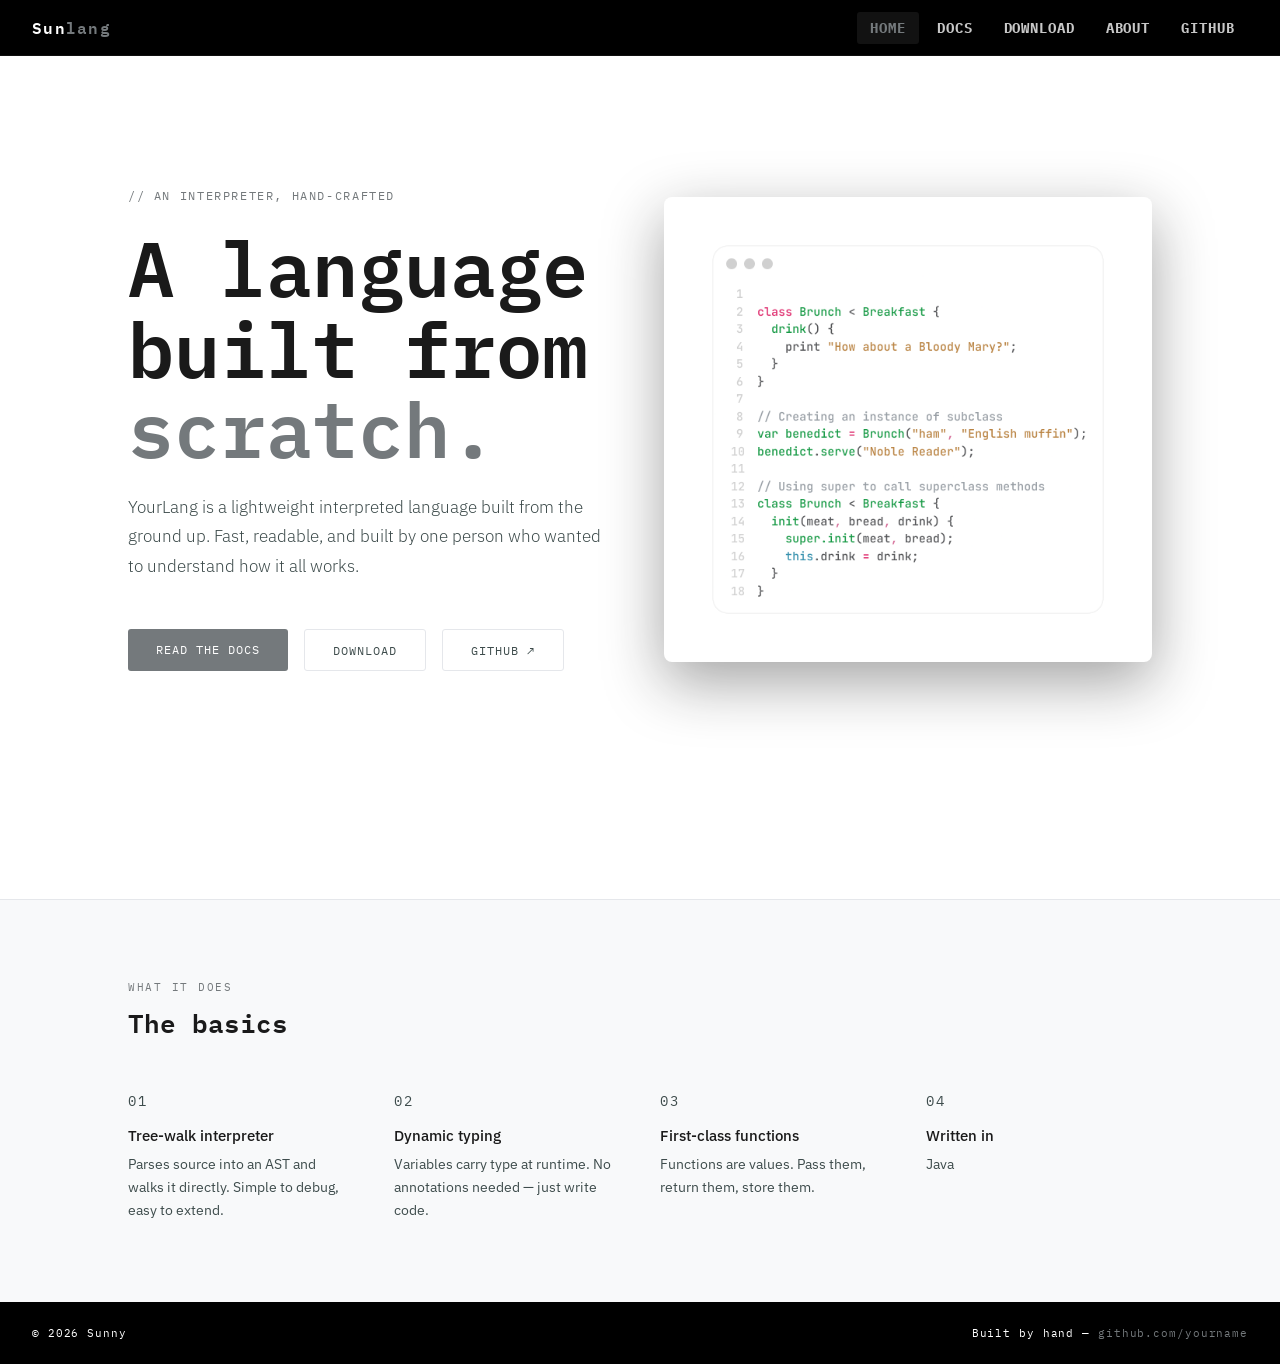
<file: docs/index.html>
<!DOCTYPE html>
<html lang="en">
<head>
  <meta charset="UTF-8" />
  <meta name="viewport" content="width=device-width, initial-scale=1.0" />
  <title>SunInterpreter</title>
  <link rel="stylesheet" href="style.css" />
</head>
<body>

  <!-- ── Nav ── -->
  <nav class="site-nav">
    <a href="index.html" class="brand">Sun<span>lang</span></a>
    <ul class="nav-links">
      <li><a href="index.html" class="active">Home</a></li>
      <li><a href="docs.html">Docs</a></li>
      <li><a href="download.html">Download</a></li>
      <li><a href="about.html">About</a></li>
      <li><a href="https://github.com/sunny-esc" target="_blank">GitHub</a></li>
    </ul>
  </nav>

  <!-- ── Hero ── -->
 <!-- ── Hero ── -->
<section class="hero-wrapper pt-nav">
  
  <div class="hero-left">
    <p class="hero-eyebrow">// an interpreter, hand-crafted</p>

    <h1 class="hero-title">
      A language<br>built from<br><span>scratch.</span>
    </h1>

    <p class="hero-sub">
      YourLang is a lightweight interpreted language built from the ground up.
      Fast, readable, and built by one person who wanted to understand how it all works.
    </p>

    <div class="hero-actions">
      <a href="docs.html" class="btn-primary-custom">Read the docs</a>
      <a href="download.html" class="btn-ghost">Download</a>
      <a href="https://github.com/" target="_blank" class="btn-ghost">GitHub ↗</a>
    </div>
  </div>

  <div class="hero-right">
    <img src="./Assest/ray-so-export.png" alt="Code preview" />
  </div>

</section>

  <!-- ── Features ── -->
  <section class="features">
    <p class="section-label">What it does</p>
    <h2 class="section-title">The basics</h2>
    <div class="features-grid">

      <div class="feature-card">
        <p class="feature-num">01</p>
        <h4>Tree-walk interpreter</h4>
        <p><!-- TODO: short description --> Parses source into an AST and walks it directly. Simple to debug, easy to extend.</p>
      </div>

      <div class="feature-card">
        <p class="feature-num">02</p>
        <h4>Dynamic typing</h4>
        <p><!-- TODO: short description --> Variables carry type at runtime. No annotations needed — just write code.</p>
      </div>

      <div class="feature-card">
        <p class="feature-num">03</p>
        <h4>First-class functions</h4>
        <p><!-- TODO: short description --> Functions are values. Pass them, return them, store them.</p>
      </div>

      <div class="feature-card">
        <p class="feature-num">04</p>
        <h4>Written in <!-- TODO --></h4>
        <p>Java</p>
      </div>

    </div>
  </section>

  <!-- ── Footer ── -->
  <footer class="site-footer">
    <span>© 2026 Sunny</span>
    <span>Built by hand &mdash; <a href="https://github.com/" target="_blank">github.com/yourname</a></span>
  </footer>

</body>
</html>
</file>
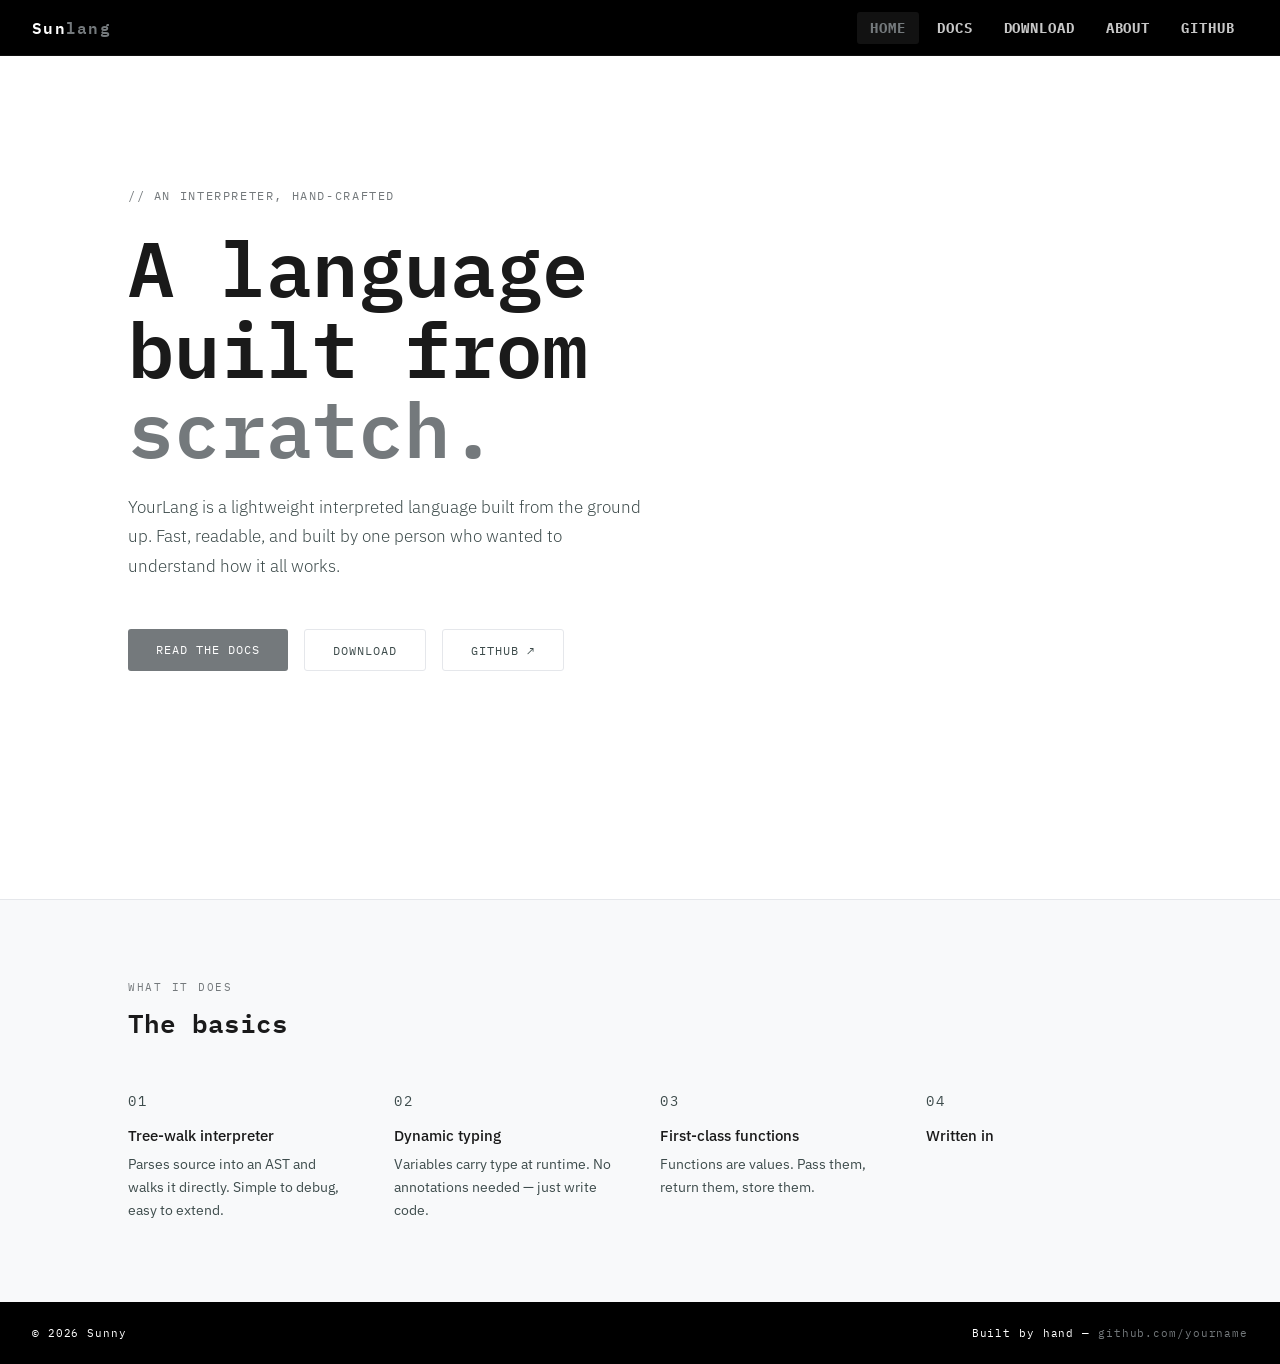
<file: Web/index.html>
<!DOCTYPE html>
<html lang="en">
<head>
  <meta charset="UTF-8" />
  <meta name="viewport" content="width=device-width, initial-scale=1.0" />
  <title>YourInterpreter</title>
  <link rel="stylesheet" href="style.css" />
</head>
<body>

  <!-- ── Nav ── -->
  <nav class="site-nav">
    <a href="index.html" class="brand">Sun<span>lang</span></a>
    <ul class="nav-links">
      <li><a href="index.html" class="active">Home</a></li>
      <li><a href="docs.html">Docs</a></li>
      <li><a href="download.html">Download</a></li>
      <li><a href="about.html">About</a></li>
      <li><a href="https://github.com/sunny-esc" target="_blank">GitHub</a></li>
    </ul>
  </nav>

  <!-- ── Hero ── -->
  <section class="hero pt-nav">
    <p class="hero-eyebrow">// an interpreter, hand-crafted</p>
    <h1 class="hero-title">
      A language<br>built from<br><span>scratch.</span>
    </h1>
    <p class="hero-sub">
      <!-- TODO: one or two sentences about what your language/interpreter does -->
      YourLang is a lightweight interpreted language built from the ground up.
      Fast, readable, and built by one person who wanted to understand how it all works.
    </p>
    <div class="hero-actions">
      <a href="docs.html" class="btn-primary-custom">Read the docs</a>
      <a href="download.html" class="btn-ghost">Download</a>
      <a href="https://github.com/" target="_blank" class="btn-ghost">GitHub ↗</a>
    </div>
  </section>

  <!-- ── Features ── -->
  <section class="features">
    <p class="section-label">What it does</p>
    <h2 class="section-title">The basics</h2>
    <div class="features-grid">

      <div class="feature-card">
        <p class="feature-num">01</p>
        <h4>Tree-walk interpreter</h4>
        <p><!-- TODO: short description --> Parses source into an AST and walks it directly. Simple to debug, easy to extend.</p>
      </div>

      <div class="feature-card">
        <p class="feature-num">02</p>
        <h4>Dynamic typing</h4>
        <p><!-- TODO: short description --> Variables carry type at runtime. No annotations needed — just write code.</p>
      </div>

      <div class="feature-card">
        <p class="feature-num">03</p>
        <h4>First-class functions</h4>
        <p><!-- TODO: short description --> Functions are values. Pass them, return them, store them.</p>
      </div>

      <div class="feature-card">
        <p class="feature-num">04</p>
        <h4>Written in <!-- TODO --></h4>
        <p><!-- TODO: language/tools used, e.g. "Pure C with zero dependencies." --></p>
      </div>

    </div>
  </section>

  <!-- ── Footer ── -->
  <footer class="site-footer">
    <span>© 2026 Sunny</span>
    <span>Built by hand &mdash; <a href="https://github.com/" target="_blank">github.com/yourname</a></span>
  </footer>

</body>
</html>
</file>
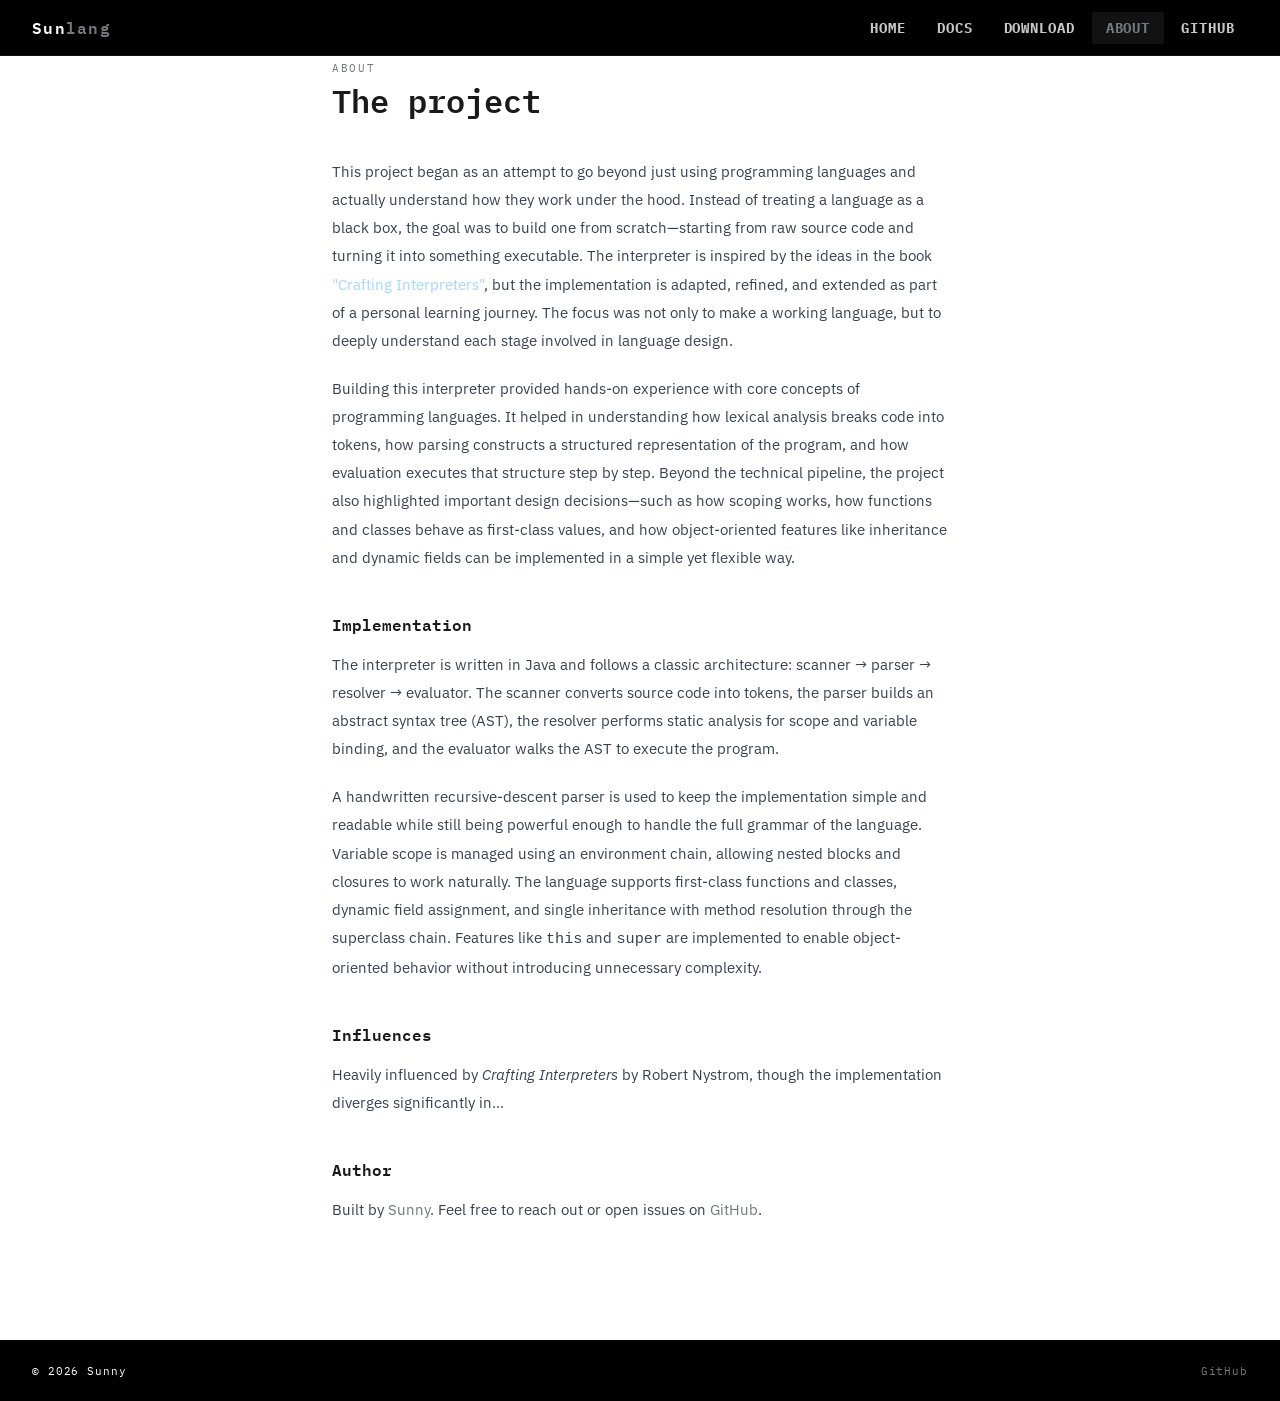
<file: docs/about.html>
<!DOCTYPE html>
<html lang="en">
<head>
  <meta charset="UTF-8" />
  <meta name="viewport" content="width=device-width, initial-scale=1.0" />
  <title>About — SunInterpreter</title>
  <link rel="stylesheet" href="style.css" />
</head>
<body>

  <!-- ── Nav ── -->
  <nav class="site-nav">
    <a href="index.html" class="brand">Sun<span>lang</span></a>
    <ul class="nav-links">
      <li><a href="index.html">Home</a></li>
      <li><a href="docs.html">Docs</a></li>
      <li><a href="download.html">Download</a></li>
      <li><a href="about.html" class="active">About</a></li>
      <li><a href="https://github.com/sunny-esc" target="_blank">GitHub</a></li>
    </ul>
  </nav>


   <main class="pt-nav about-wrap">

  <span class="section-label">About</span>
  <h1>The project</h1>

  <p>
    This project began as an attempt to go beyond just using programming languages
    and actually understand how they work under the hood. Instead of treating a
    language as a black box, the goal was to build one from scratch—starting from
    raw source code and turning it into something executable.
    
    The interpreter is inspired by the ideas in the book 
    <span class="code-str">"Crafting Interpreters"</span>, but the implementation
    is adapted, refined, and extended as part of a personal learning journey.
    The focus was not only to make a working language, but to deeply understand
    each stage involved in language design.
  </p>

  <p>
    Building this interpreter provided hands-on experience with core concepts of
    programming languages. It helped in understanding how lexical analysis breaks
    code into tokens, how parsing constructs a structured representation of the
    program, and how evaluation executes that structure step by step.
    
    Beyond the technical pipeline, the project also highlighted important design
    decisions—such as how scoping works, how functions and classes behave as
    first-class values, and how object-oriented features like inheritance and
    dynamic fields can be implemented in a simple yet flexible way.
  </p>

  <h2>Implementation</h2>
  <p>
    The interpreter is written in Java and follows a classic architecture:
    scanner → parser → resolver → evaluator. The scanner converts source code
    into tokens, the parser builds an abstract syntax tree (AST), the resolver
    performs static analysis for scope and variable binding, and the evaluator
    walks the AST to execute the program.
  </p>

  <p>
    A handwritten recursive-descent parser is used to keep the implementation
    simple and readable while still being powerful enough to handle the full
    grammar of the language. Variable scope is managed using an environment chain,
    allowing nested blocks and closures to work naturally.
    
    The language supports first-class functions and classes, dynamic field
    assignment, and single inheritance with method resolution through the
    superclass chain. Features like <code>this</code> and <code>super</code> are
    implemented to enable object-oriented behavior without introducing unnecessary
    complexity.
  </p>

    <h2>Influences</h2>
    <p>
      <!-- TODO: books, projects, or people that influenced your work -->
      Heavily influenced by <em>Crafting Interpreters</em> by Robert Nystrom, though the implementation diverges significantly in…
    </p>

    <h2>Author</h2>
    <p>
      <!-- TODO: your name, links -->
      Built by <a href="https://github.com/sunny-esc" target="_blank" style="color:var(--accent); text-decoration:none;">Sunny</a>.
      Feel free to reach out or open issues on <a href="https://github.com/sunny-esc/Sun-Lang" target="_blank" style="color:var(--accent); text-decoration:none;">GitHub</a>.
    </p>

  </main>

  <!-- ── Footer ── -->
  <footer class="site-footer">
    <span>© 2026 Sunny</span>
    <span><a href="https://github.com/sunny-esc" target="_blank">GitHub</a></span>
  </footer>

</body>
</html>
</file>
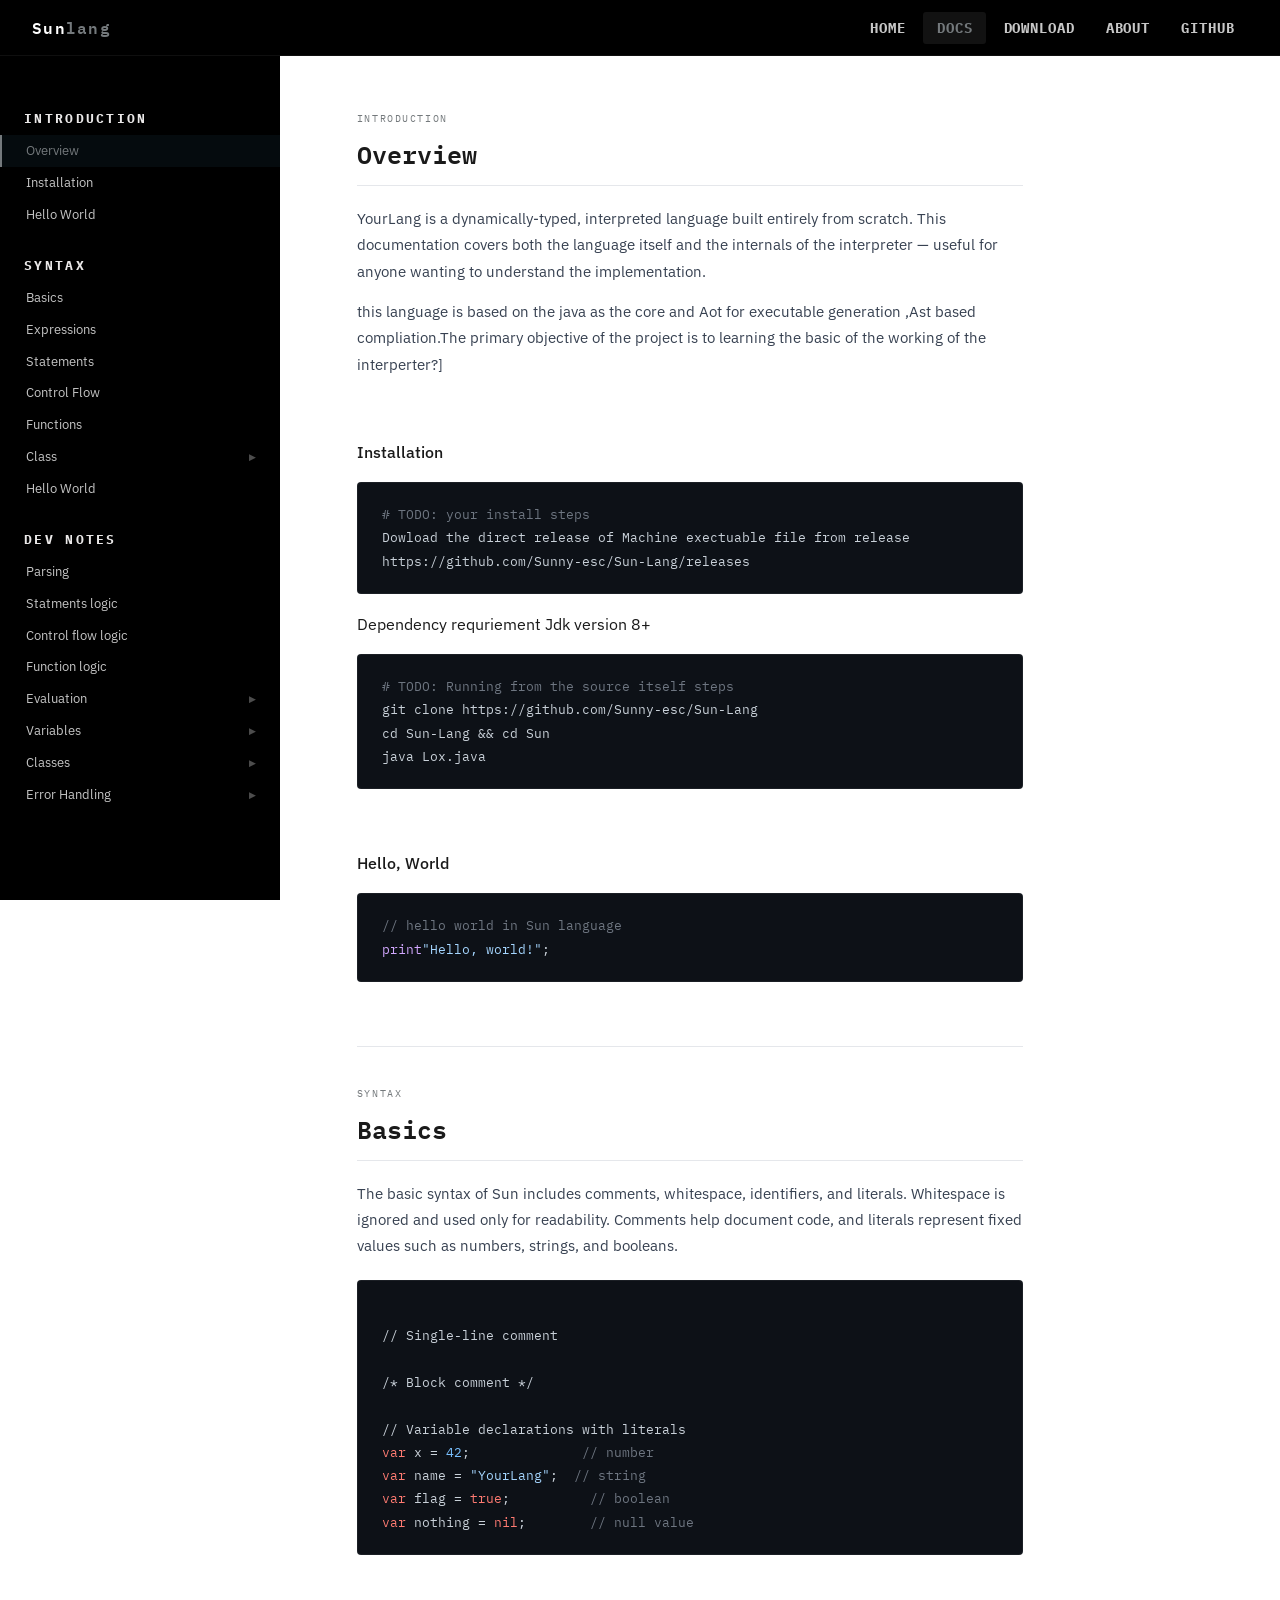
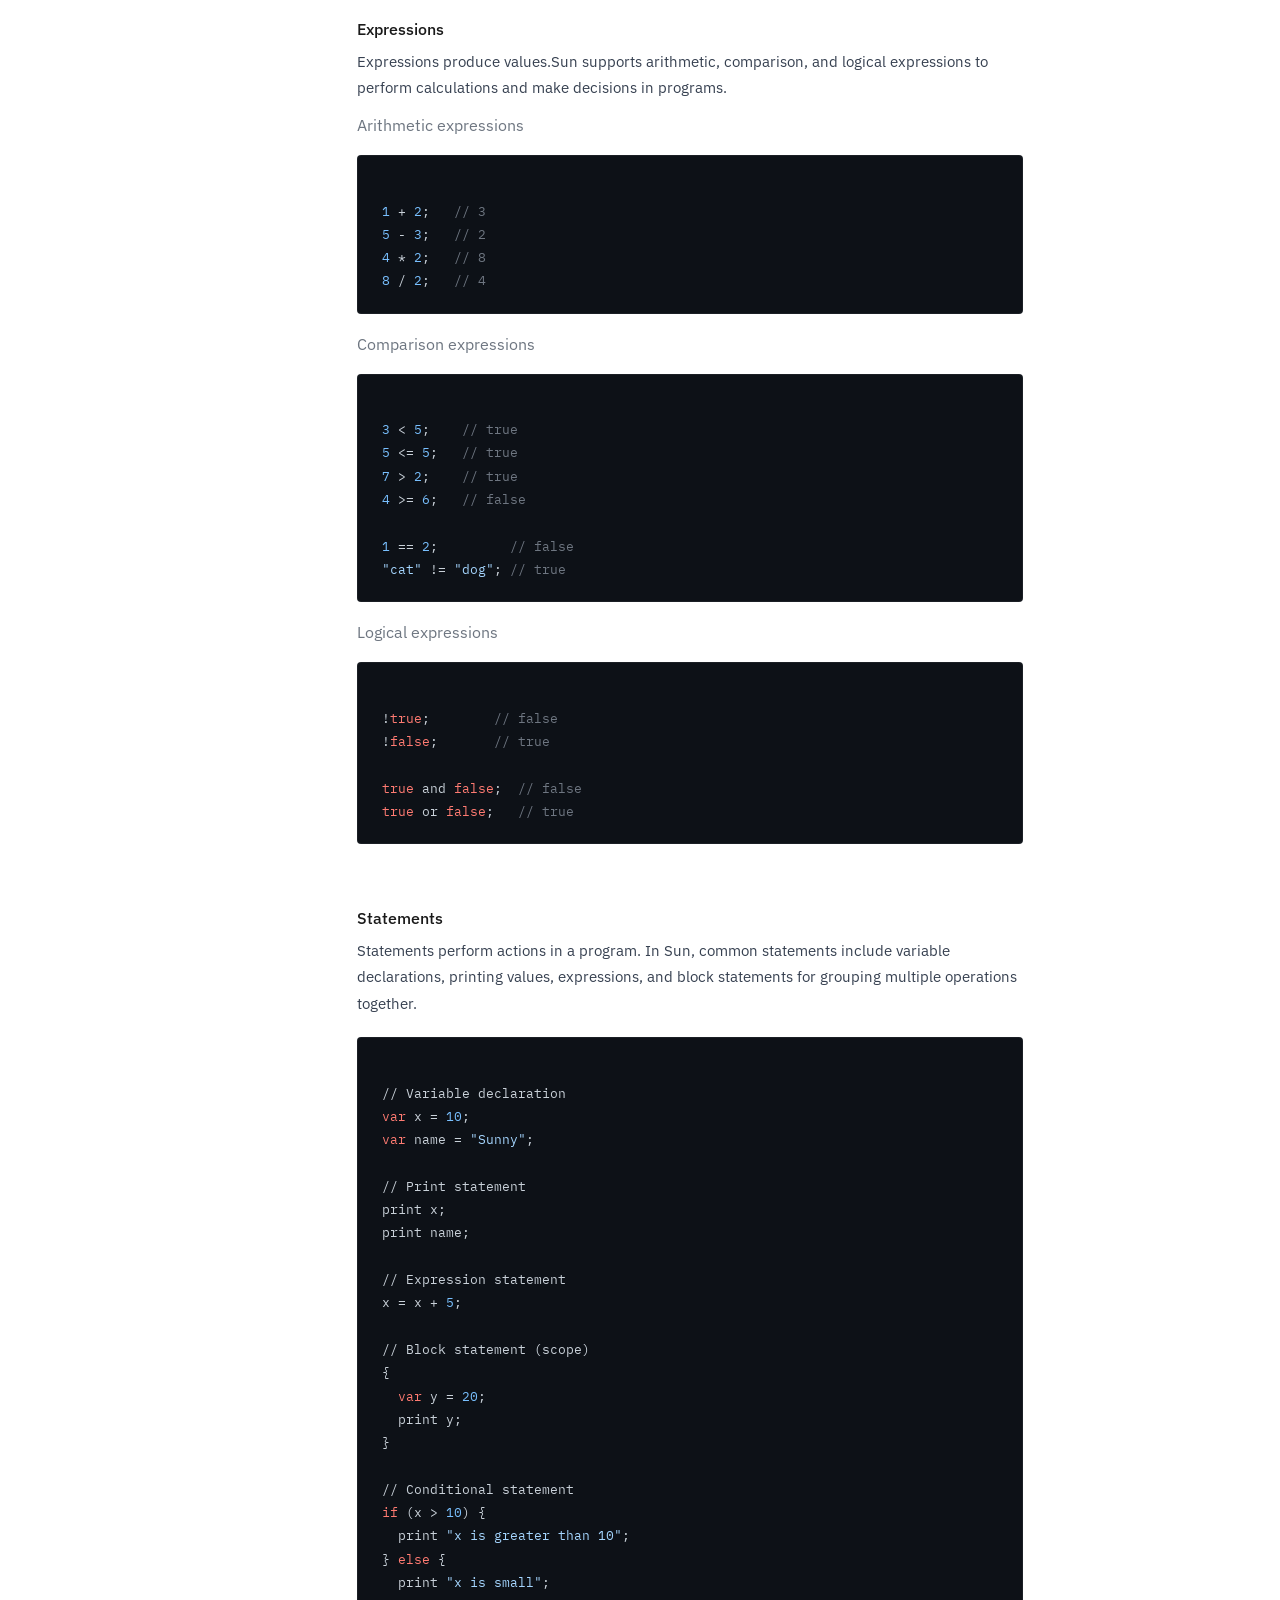
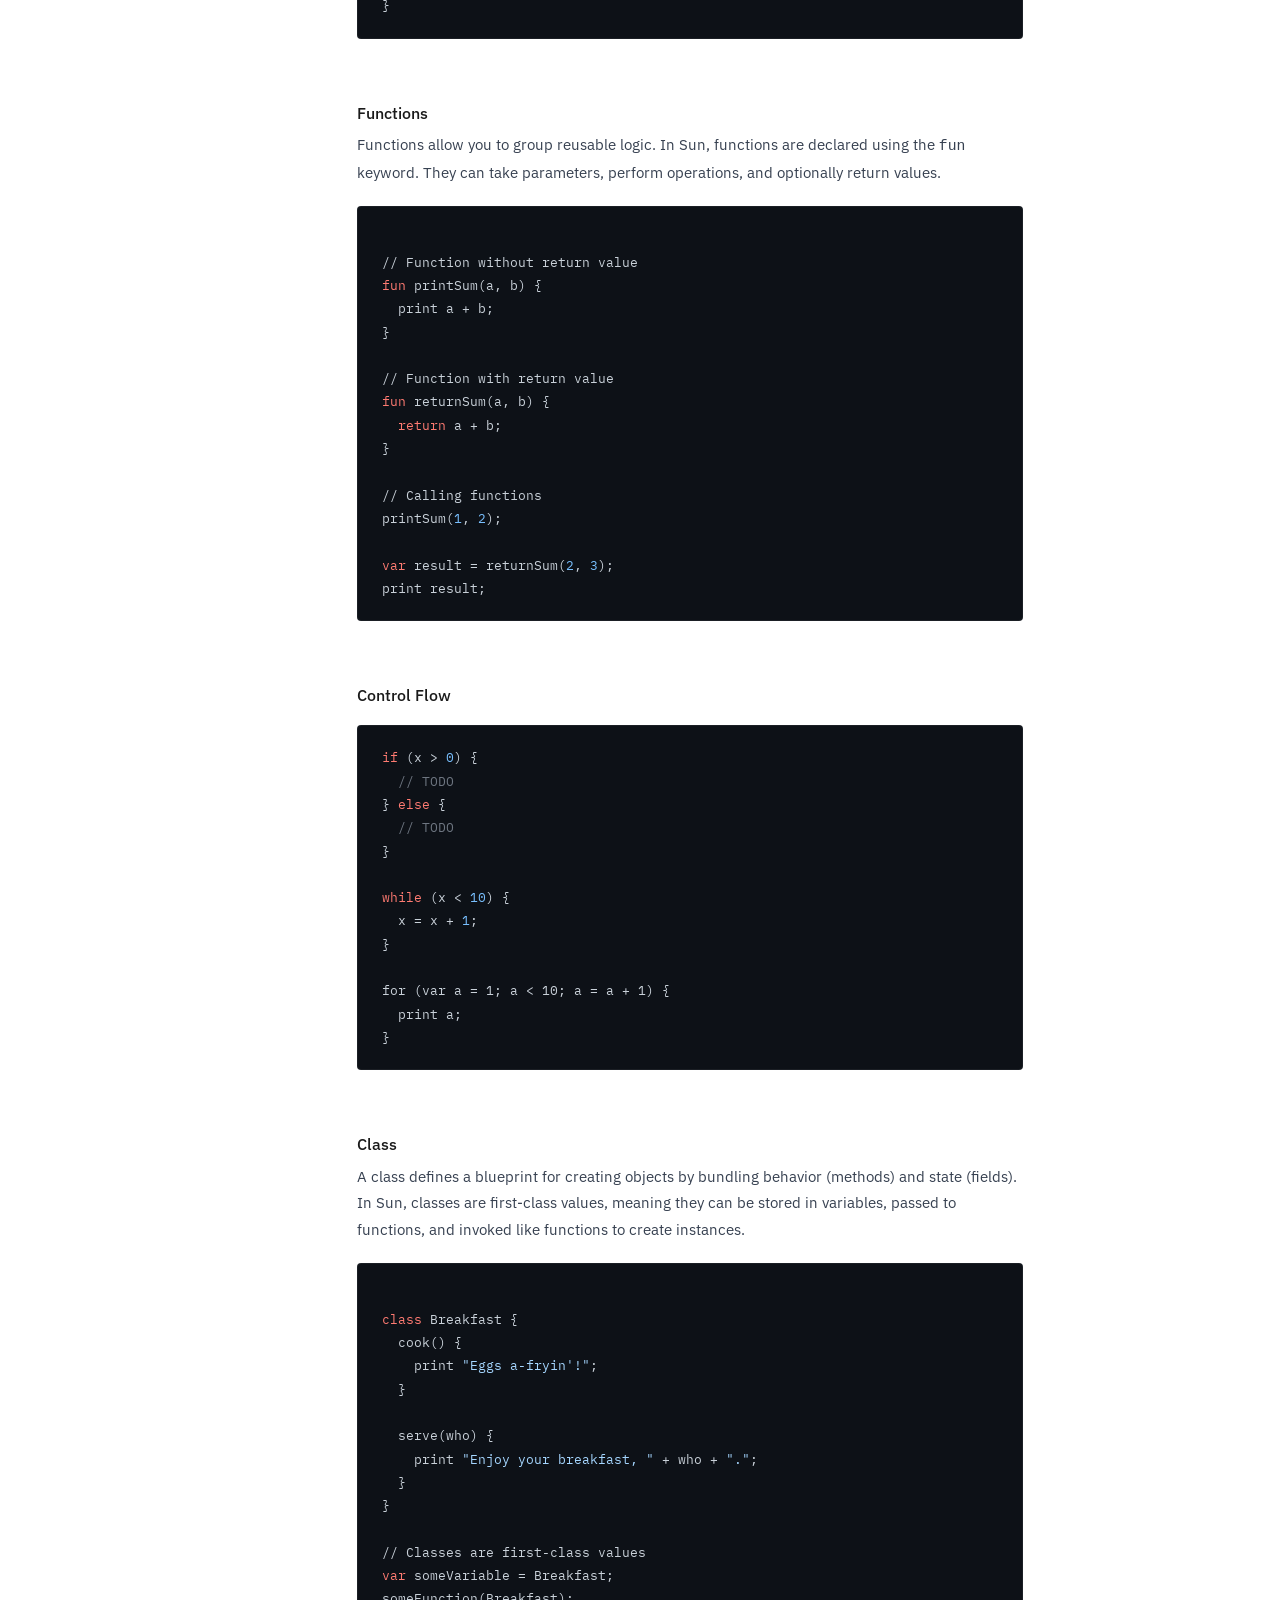
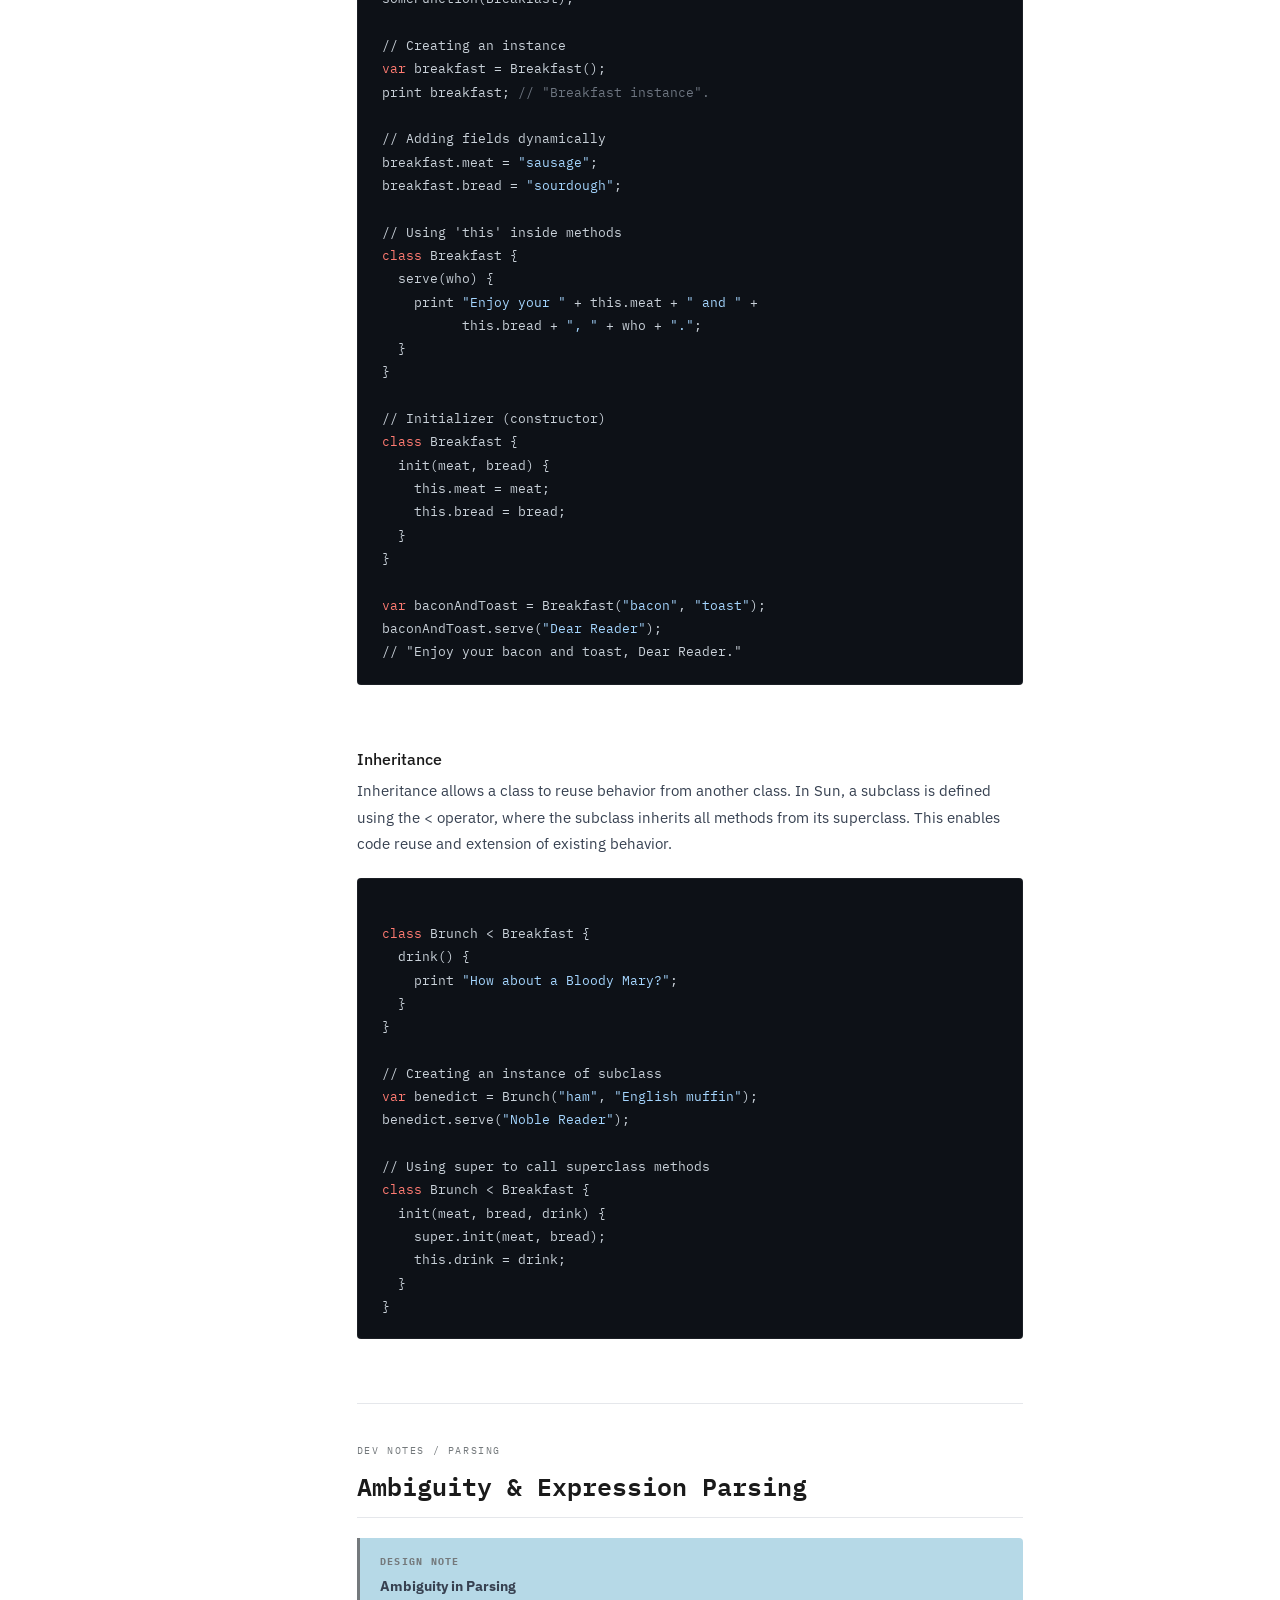
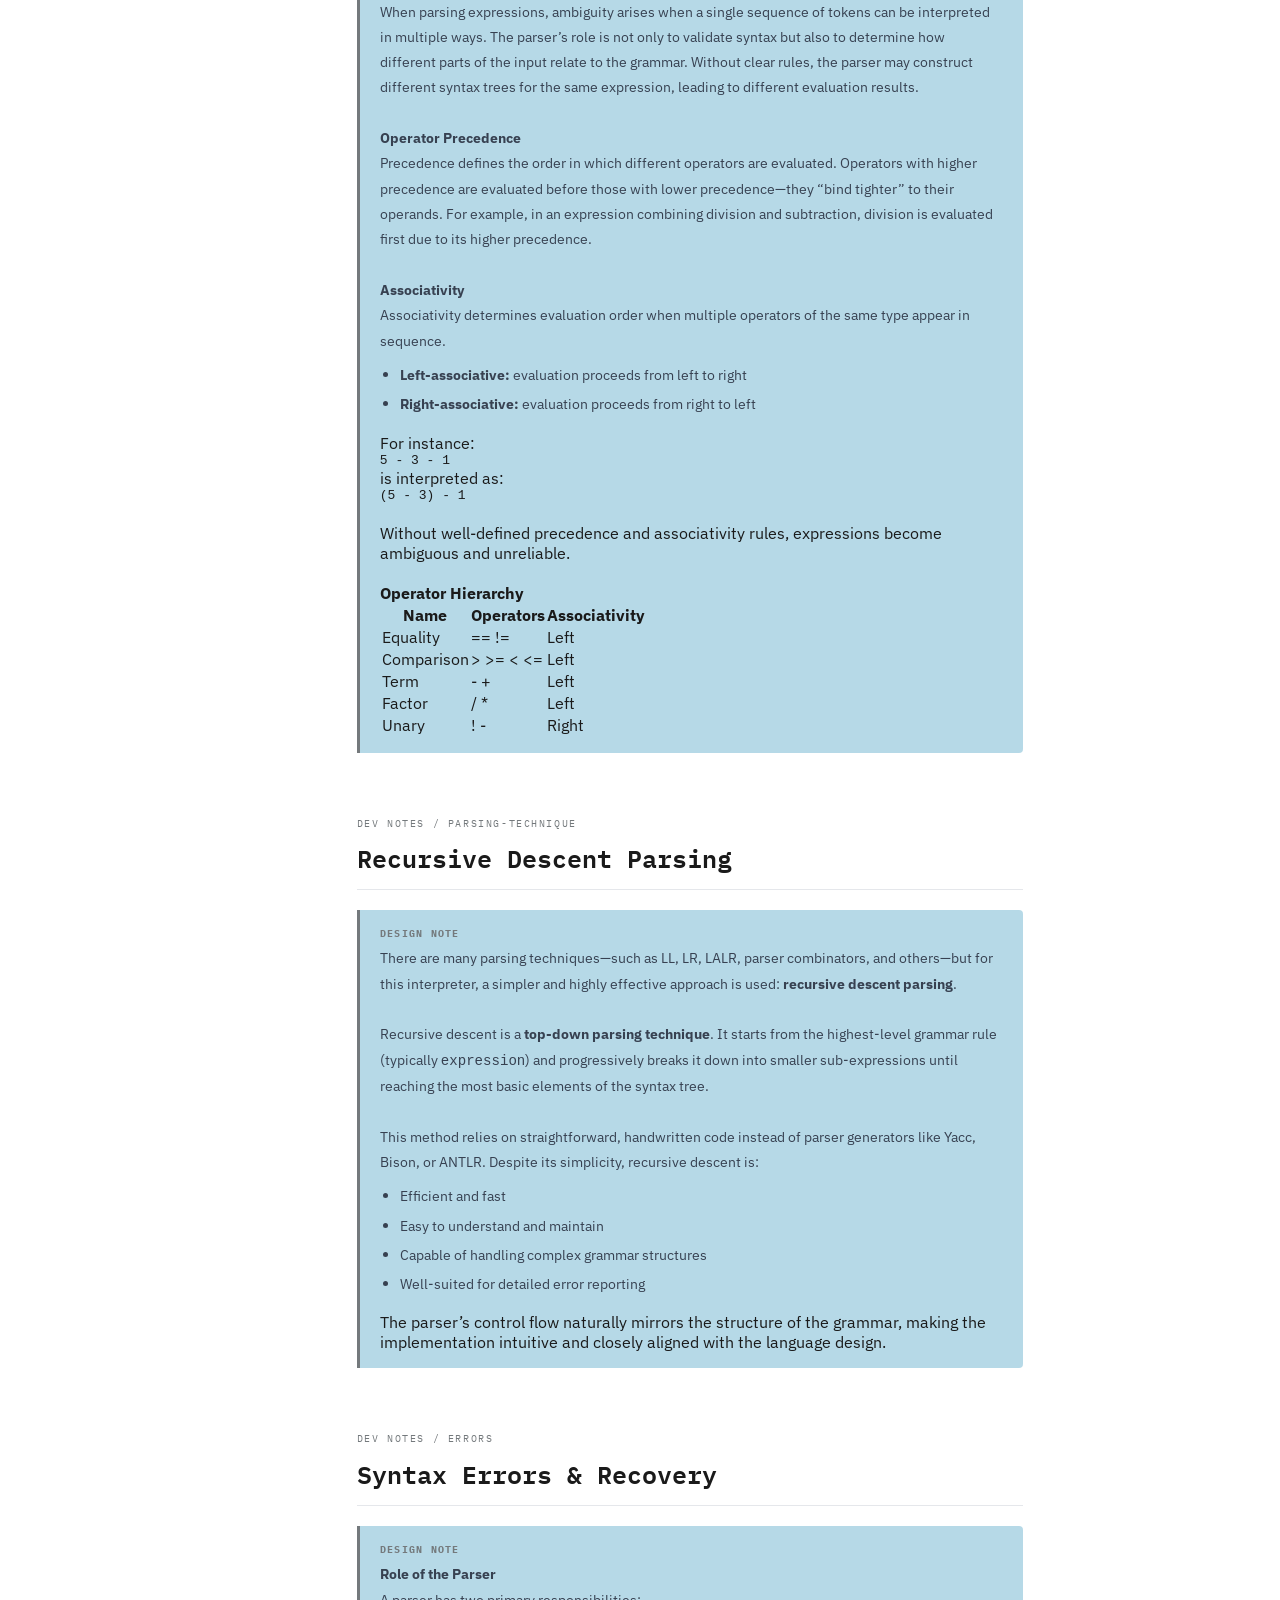
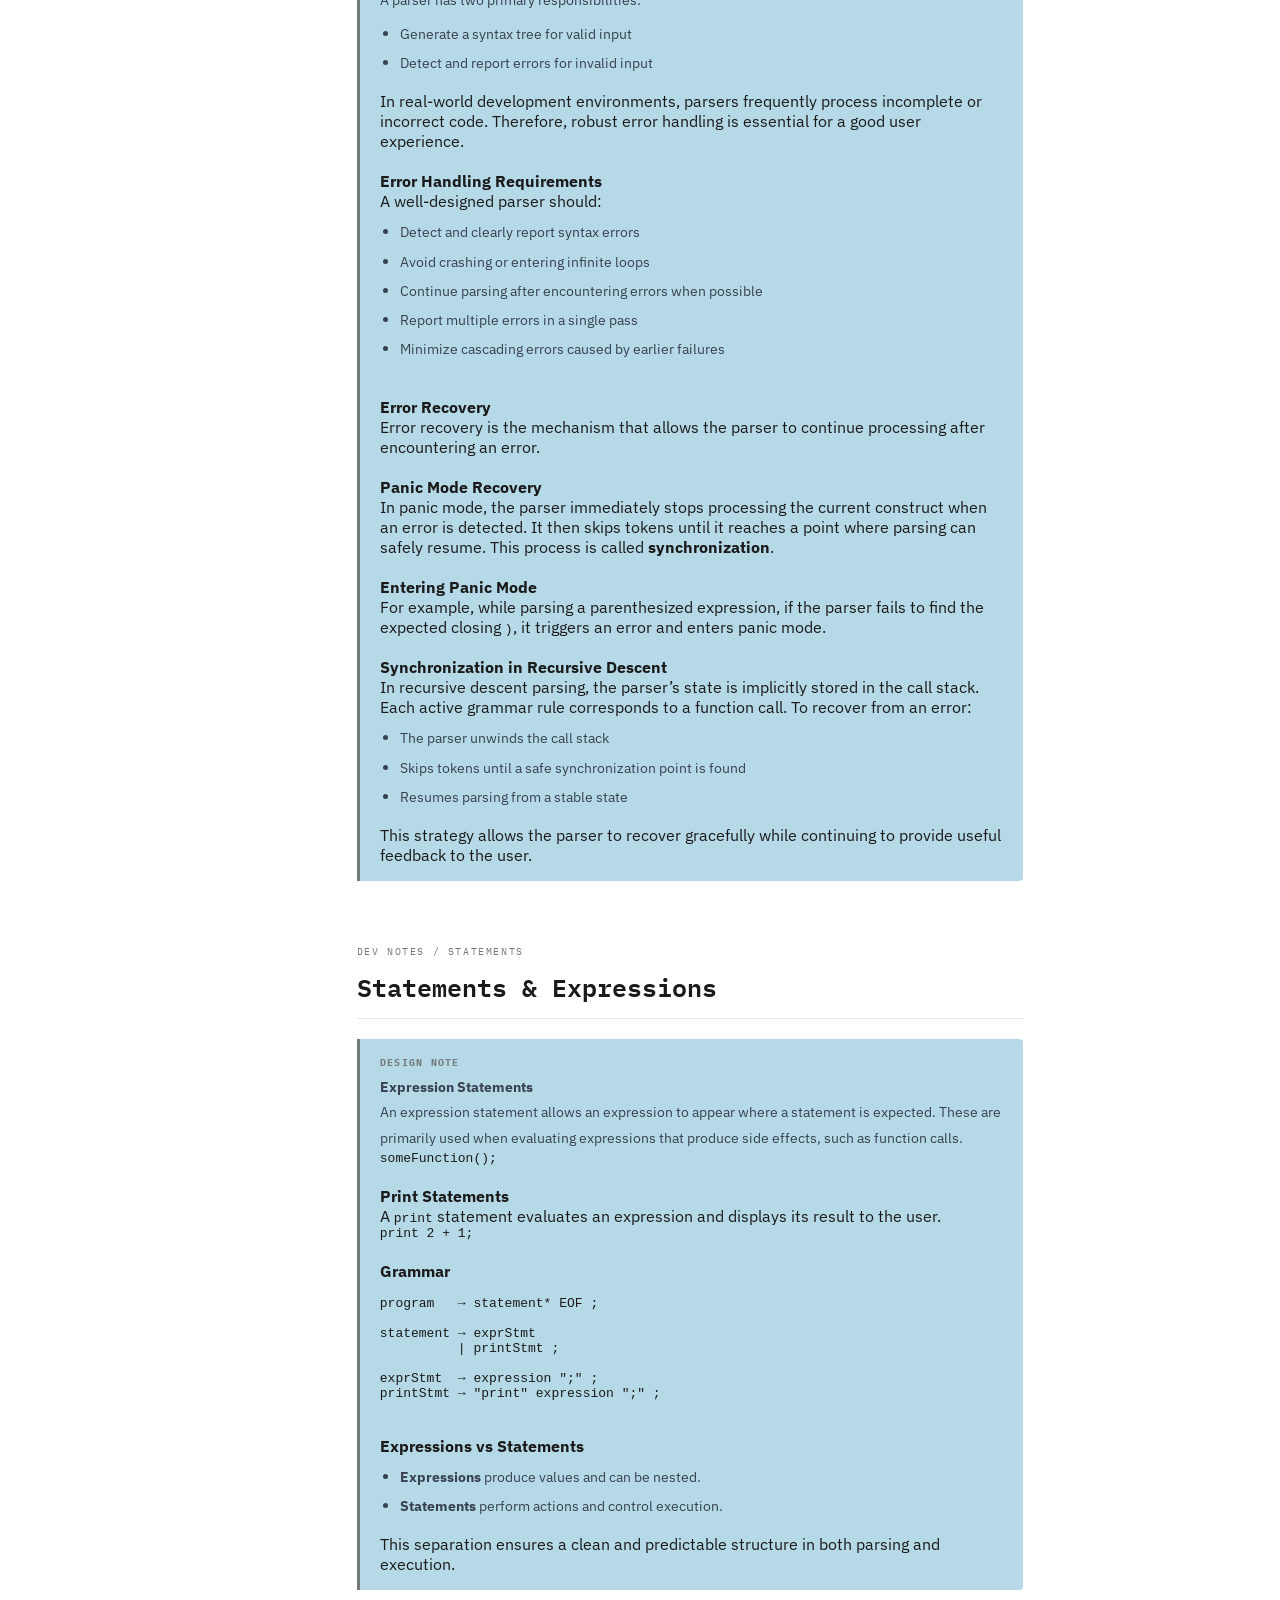
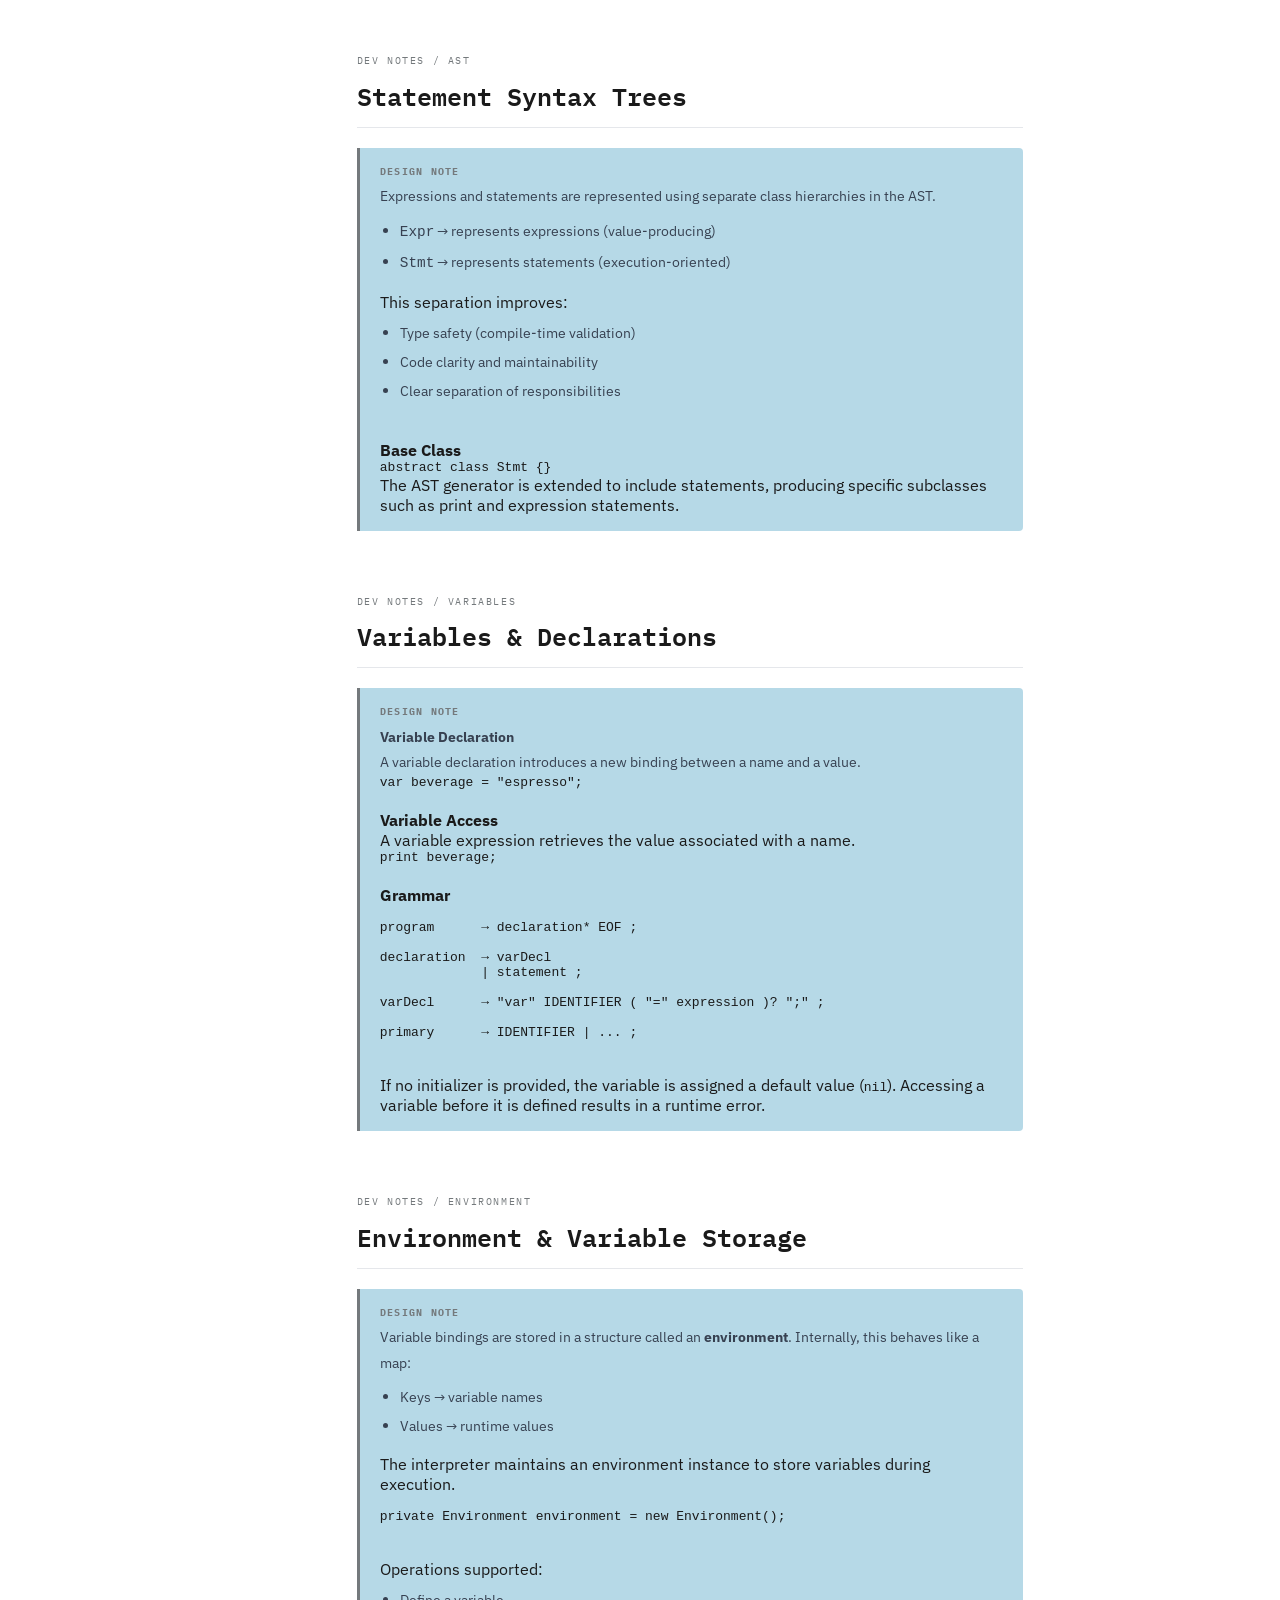
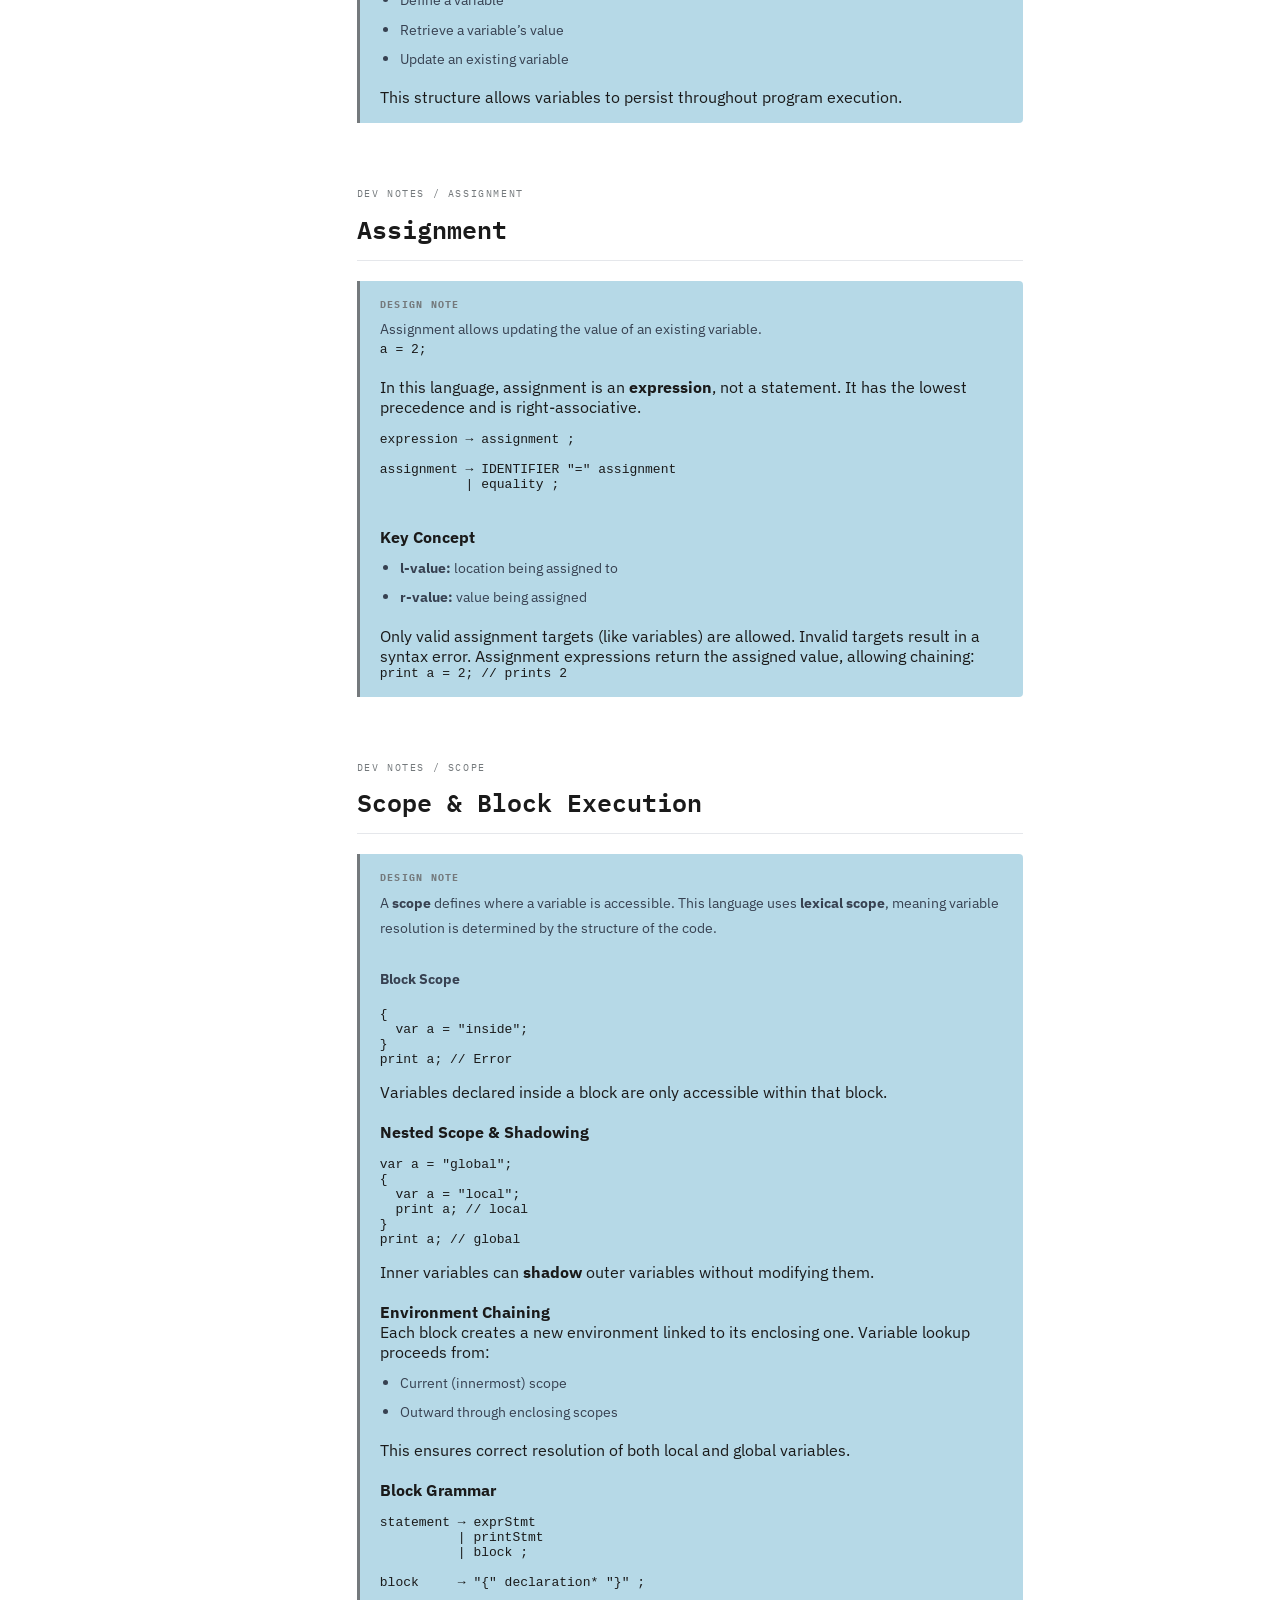
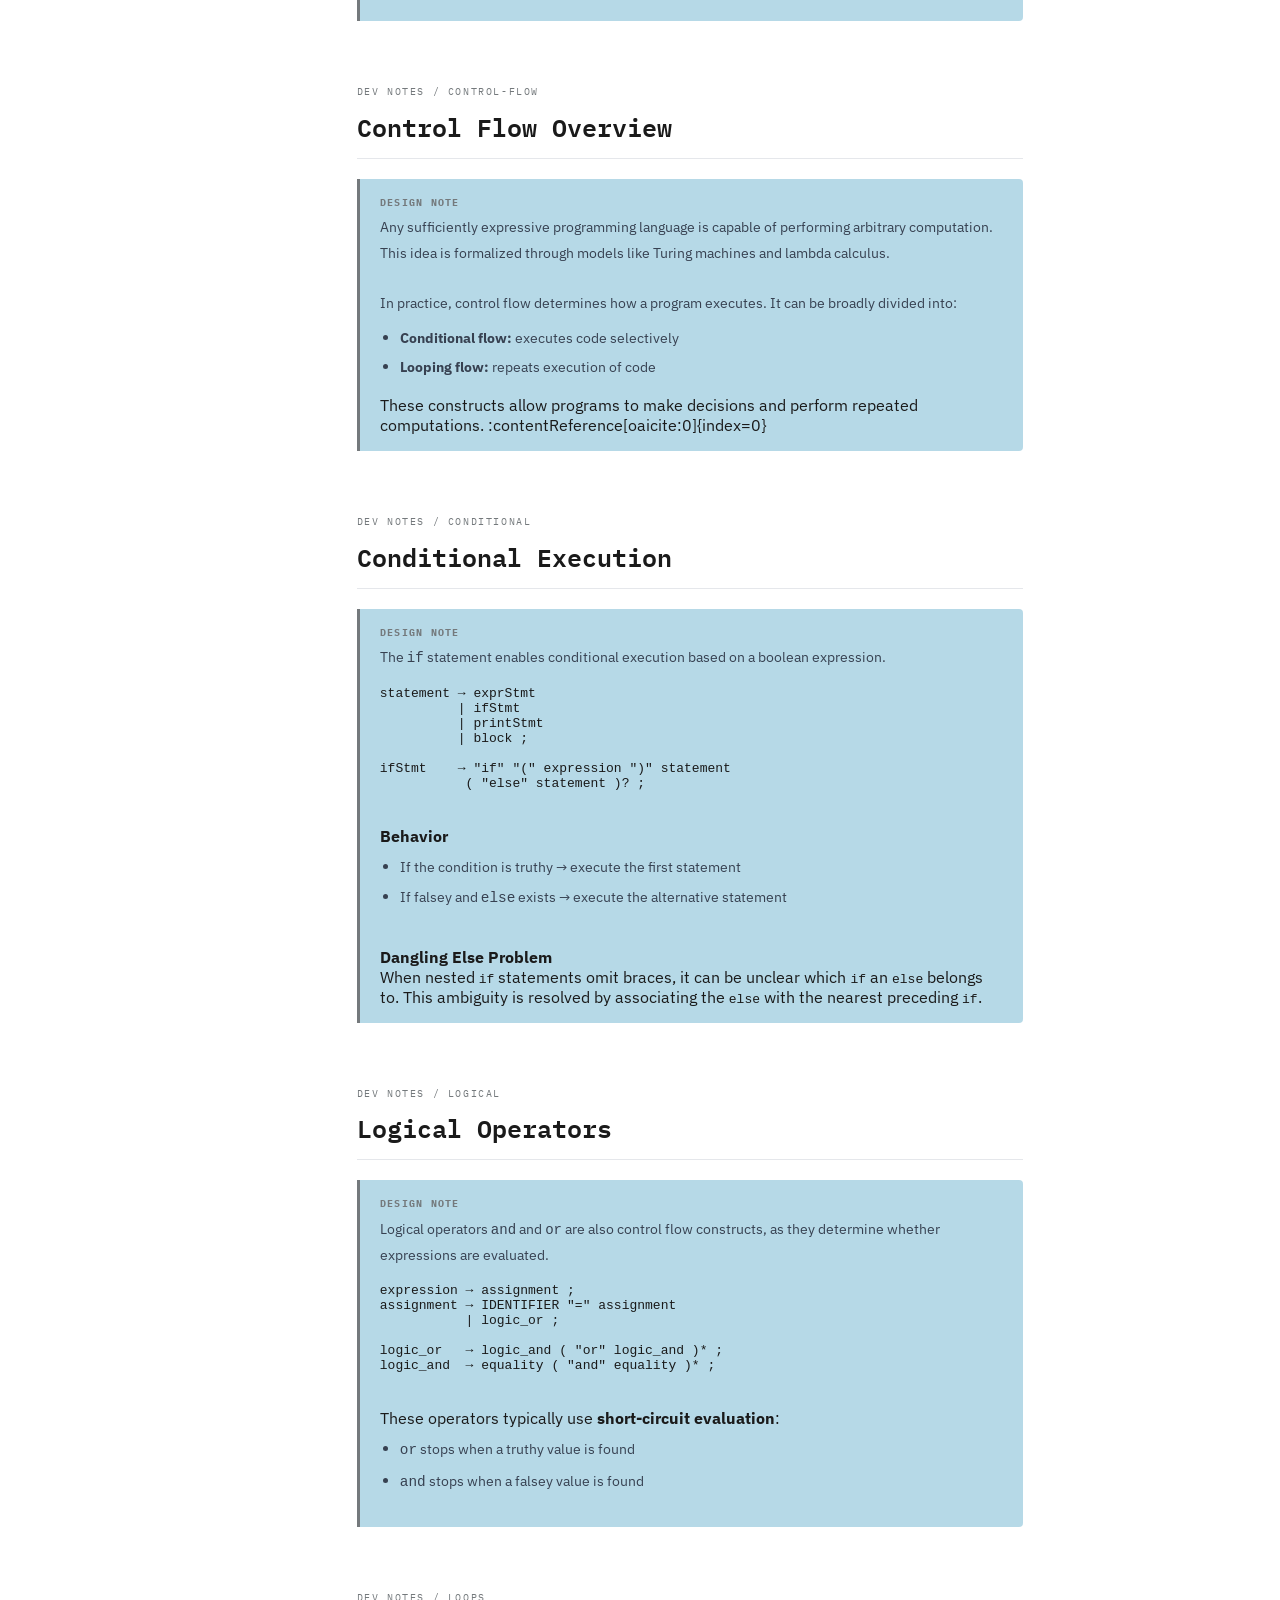
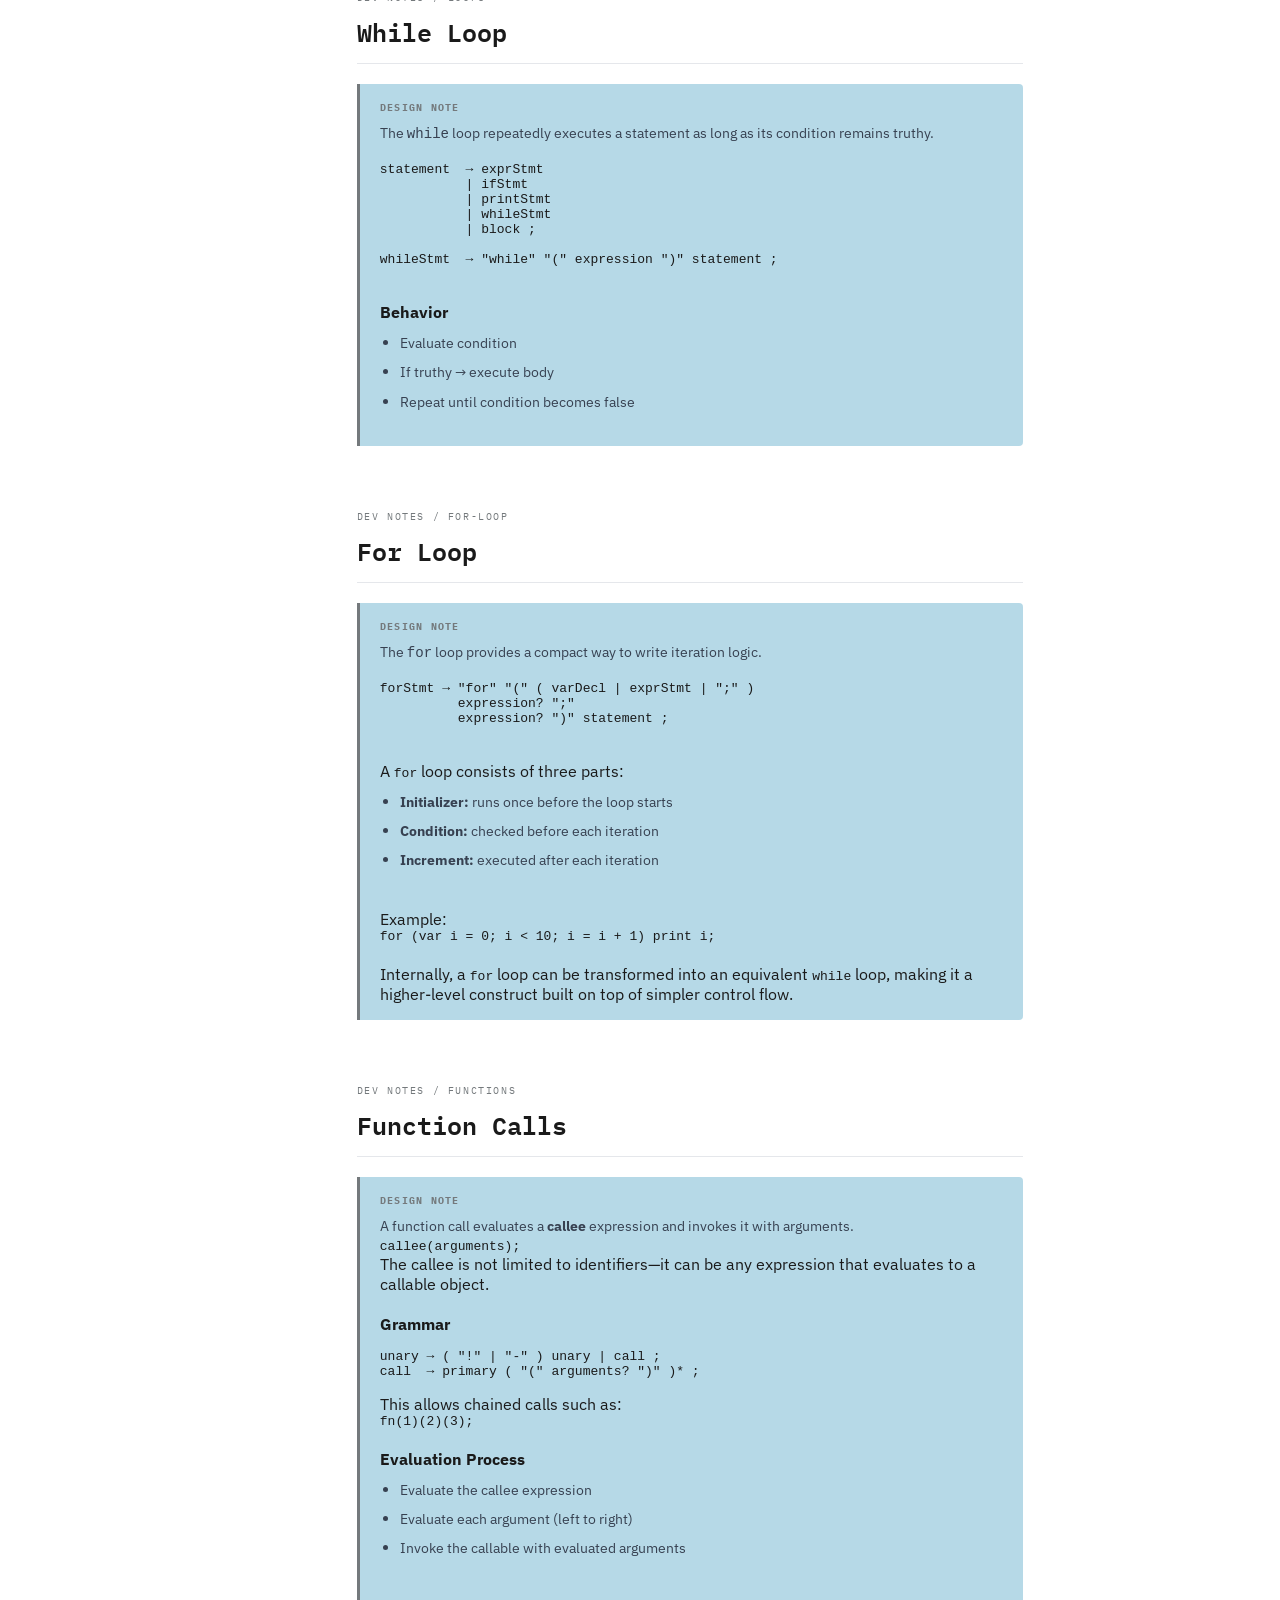
<file: docs/docs.html>
<!DOCTYPE html>
<html lang="en">

<head>
  <meta charset="UTF-8" />
  <meta name="viewport" content="width=device-width, initial-scale=1.0" />
  <title>Docs — SunInterpreter</title>
  <link rel="stylesheet" href="style.css">
</head>

<body>

  <!-- ── Nav ── -->
  <nav class="site-nav">
    <a href="index.html" class="brand">Sun<span>lang</span></a>
    <ul class="nav-links">
      <li><a href="index.html">Home</a></li>
      <li><a href="docs.html" class="active">Docs</a></li>
      <li><a href="download.html">Download</a></li>
      <li><a href="about.html">About</a></li>
      <li><a href="https://github.com/sunny-esc" target="_blank">GitHub</a></li>
    </ul>
  </nav>

  <div class="docs-wrapper">

    <!-- ── Sidebar ── -->
    <aside class="docs-sidebar">

      <!-- Introduction -->
      <div class="sidebar-section">
        <span class="sidebar-group-label">Introduction</span>
        <a href="#intro-overview" class="sidebar-link active">Overview</a>
        <a href="#intro-install" class="sidebar-link">Installation</a>
        <a href="#intro-hello" class="sidebar-link">Hello World</a>


      </div>

      <!-- Syntax -->
      <div class="sidebar-section">
        <span class="sidebar-group-label">Syntax</span>
        <a href="#syntax-basics" class="sidebar-link">Basics</a>
        <a href="#syntax-expressions" class="sidebar-link">Expressions</a>
        <a href="#syntax-statements" class="sidebar-link">Statements</a>
        <a href="#syntax-control" class="sidebar-link">Control Flow</a>
        <a href="#syntax-functions" class="sidebar-link">Functions  </a>


        <a class="sidebar-link sidebar-toggle" data-target="sy-class" href="#">
          Class <span class="chevron">▶</span>
        </a>
        <div class="sidebar-sub" id="sy-class">
          <a href="#sy-inheritance" class="sidebar-link">Inheritance</a>
          <a href="#sy-class-1" class="sidebar-link">class</a>
        </div>


        <a href="#intro-hello" class="sidebar-link">Hello World</a>
      </div>

      <!-- Dev Notes — collapsible -->

      <div class="sidebar-section">
        <span class="sidebar-group-label">Dev Notes</span>
        <a href="#dn-parse" class="sidebar-link">Parsing</a>
        <a href="#dn-stmt" class="sidebar-link">Statments logic</a>
        <a href="#dn-cf" class="sidebar-link">Control flow logic</a>
        <a href="#dn-fn" class="sidebar-link">Function logic</a>

        <a class="sidebar-link sidebar-toggle" data-target="dn-eval" href="#">
          Evaluation <span class="chevron">▶</span>
        </a>
        <div class="sidebar-sub" id="dn-eval">
          <a href="#dn-eval-1" class="sidebar-link">Evaluate expressions</a>
          <a href="#dn-eval-2" class="sidebar-link">Runtime error</a>
        </div>


        <a class="sidebar-link sidebar-toggle" data-target="dn-variables" href="#">
          Variables <span class="chevron">▶</span>
        </a>
        <div class="sidebar-sub" id="dn-variables">
          <a href="#dn-variables-scope" class="sidebar-link">Scope &amp; Binding</a>
          <a href="#dn-variables-env" class="sidebar-link">Environment Chain</a>
        </div>


        <a class="sidebar-link sidebar-toggle" data-target="dn-classes" href="#">
          Classes <span class="chevron">▶</span>
        </a>
        <div class="sidebar-sub" id="dn-classes">
          <a href="#dn-classes-instance" class="sidebar-link">Instances &amp; Fields</a>
          <a href="#dn-classes-inherit" class="sidebar-link">Inheritance</a>
        </div>





        <a class="sidebar-link sidebar-toggle" data-target="dn-errors" href="#">
          Error Handling <span class="chevron">▶</span>
        </a>
        <div class="sidebar-sub" id="dn-errors">
          <a href="#dn-errors-parse" class="sidebar-link">Parse Errors</a>
          <a href="#dn-errors-runtime" class="sidebar-link">Runtime Errors</a>
        </div>

      </div>

    </aside>

    <!-- ── Main Content ── -->
    <main class="docs-content">

      <!-- ════ INTRODUCTION ════ -->
      <section class="doc-section" id="intro-overview">
        <span class="doc-tag">Introduction</span>
        <h2>Overview</h2>
        <p>
          <!-- TODO: describe what your interpreter is and why you built it -->
          YourLang is a dynamically-typed, interpreted language built entirely from scratch.
          This documentation covers both the language itself and the internals of the interpreter —
          useful for anyone wanting to understand the implementation.
        </p>
        <p>
          <!-- TODO: any design goals, inspirations, or decisions -->
          this language is based on the java as the core and Aot for executable generation ,Ast based compliation.The
          primary objective of the project is to learning the basic of the working of the interperter?]
        </p>
      </section>

      <section class="doc-section" id="intro-install">
        <h3>Installation</h3>
        <p><!-- TODO: how to install / build from source --></p>
        <div class="code-block">
          <code><span class="code-comment"># TODO: your install steps</span>
Dowload the direct release of Machine exectuable file from release 
https://github.com/Sunny-esc/Sun-Lang/releases
</code>
        </div>
        <span> Dependency requriement Jdk version 8+</span>
        <div class="code-block">
          <code><span class="code-comment"># TODO: Running from the source itself steps</span>
git clone https://github.com/Sunny-esc/Sun-Lang
cd Sun-Lang && cd Sun
java Lox.java
</code>
        </div>
      </section>

      <section class="doc-section" id="intro-hello">
        <h3>Hello, World</h3>
        <p><!-- TODO: simplest possible program in your language --></p>
        <div class="code-block"><code><span class="code-comment">// hello world in Sun language</span>
<span class="code-fn">print</span><span class="code-str">"Hello, world!"</span>;</code></div>
      </section>

      <hr class="thin" />

      <!-- ════ SYNTAX ════ -->
      <section class="doc-section" id="syntax-basics">
  <span class="doc-tag">Syntax</span>
  <h2>Basics</h2>
  <p>
    The basic syntax of Sun includes comments, whitespace, identifiers, and literals.
    Whitespace is ignored and used only for readability. Comments help document code,
    and literals represent fixed values such as numbers, strings, and booleans.
  </p>

  <div class="code-block"><code>
// Single-line comment

/* Block comment */

// Variable declarations with literals
<span class="code-kw">var</span> x = <span class="code-num">42</span>;              <span class="code-comment">// number</span>
<span class="code-kw">var</span> name = <span class="code-str">"YourLang"</span>;  <span class="code-comment">// string</span>
<span class="code-kw">var</span> flag = <span class="code-kw">true</span>;          <span class="code-comment">// boolean</span>
<span class="code-kw">var</span> nothing = <span class="code-kw">nil</span>;        <span class="code-comment">// null value</span>
</code></div>
</section>

    <section class="doc-section" id="syntax-expressions">
  <h3>Expressions</h3>
  <p>
    Expressions produce values.Sun supports arithmetic, comparison, and logical expressions
    to perform calculations and make decisions in programs.
  </p>

  <span class="code-comment">Arithmetic expressions</span>
  <div class="code-block"><code>
<span class="code-num">1</span> + <span class="code-num">2</span>;   <span class="code-comment">// 3</span>
<span class="code-num">5</span> - <span class="code-num">3</span>;   <span class="code-comment">// 2</span>
<span class="code-num">4</span> * <span class="code-num">2</span>;   <span class="code-comment">// 8</span>
<span class="code-num">8</span> / <span class="code-num">2</span>;   <span class="code-comment">// 4</span>
</code></div>

  <span class="code-comment">Comparison expressions</span>
  <div class="code-block"><code>
<span class="code-num">3</span> &lt; <span class="code-num">5</span>;    <span class="code-comment">// true</span>
<span class="code-num">5</span> &lt;= <span class="code-num">5</span>;   <span class="code-comment">// true</span>
<span class="code-num">7</span> &gt; <span class="code-num">2</span>;    <span class="code-comment">// true</span>
<span class="code-num">4</span> &gt;= <span class="code-num">6</span>;   <span class="code-comment">// false</span>

<span class="code-num">1</span> == <span class="code-num">2</span>;         <span class="code-comment">// false</span>
<span class="code-str">"cat"</span> != <span class="code-str">"dog"</span>; <span class="code-comment">// true</span>
</code></div>

  <span class="code-comment">Logical expressions</span>
  <div class="code-block"><code>
!<span class="code-kw">true</span>;        <span class="code-comment">// false</span>
!<span class="code-kw">false</span>;       <span class="code-comment">// true</span>

<span class="code-kw">true</span> and <span class="code-kw">false</span>;  <span class="code-comment">// false</span>
<span class="code-kw">true</span> or <span class="code-kw">false</span>;   <span class="code-comment">// true</span>
</code></div>
</section>

    <section class="doc-section" id="syntax-statements">
  <h3>Statements</h3>
  <p>
    Statements perform actions in a program. In Sun, common statements include variable declarations,
    printing values, expressions, and block statements for grouping multiple operations together.
  </p>

  <div class="code-block"><code>
// Variable declaration
<span class="code-kw">var</span> x = <span class="code-num">10</span>;
<span class="code-kw">var</span> name = <span class="code-str">"Sunny"</span>;

// Print statement
print x;
print name;

// Expression statement
x = x + <span class="code-num">5</span>;

// Block statement (scope)
{
  <span class="code-kw">var</span> y = <span class="code-num">20</span>;
  print y;
}

// Conditional statement
<span class="code-kw">if</span> (x &gt; <span class="code-num">10</span>) {
  print <span class="code-str">"x is greater than 10"</span>;
} <span class="code-kw">else</span> {
  print <span class="code-str">"x is small"</span>;
}
</code></div>
</section>


    <section class="doc-section" id="syntax-functions">
  <h3>Functions</h3>
  <p>
    Functions allow you to group reusable logic. In Sun, functions are declared using the
    <code>fun</code> keyword. They can take parameters, perform operations, and optionally return values.
  </p>

  <div class="code-block"><code>
// Function without return value
<span class="code-kw">fun</span> printSum(a, b) {
  print a + b;
}

// Function with return value
<span class="code-kw">fun</span> returnSum(a, b) {
  <span class="code-kw">return</span> a + b;
}

// Calling functions
printSum(<span class="code-num">1</span>, <span class="code-num">2</span>);

<span class="code-kw">var</span> result = returnSum(<span class="code-num">2</span>, <span class="code-num">3</span>);
print result;
</code></div>
</section>

      <section class="doc-section" id="syntax-control">
        <h3>Control Flow</h3>
        <p><!-- TODO: if/else, while, for --></p>
        <div class="code-block"><code><span class="code-kw">if</span> (x &gt; <span class="code-num">0</span>) {
  <span class="code-comment">// TODO</span>
} <span class="code-kw">else</span> {
  <span class="code-comment">// TODO</span>
}

<span class="code-kw">while</span> (x &lt; <span class="code-num">10</span>) {
  x = x + <span class="code-num">1</span>;
}

for (var a = 1; a < 10; a = a + 1) {
  print a;
}
</code>

        </div>
      </section>
<section class="doc-section" id="sy-class">
  <section class="doc-section" id="sy-class-1">
    <h3>Class</h3>
    <p>
      A class defines a blueprint for creating objects by bundling behavior (methods) and state (fields).
      In Sun, classes are first-class values, meaning they can be stored in variables, passed to functions,
      and invoked like functions to create instances.
    </p>

    <div class="code-block"><code>
<span class="code-kw">class</span> Breakfast {
  cook() {
    print <span class="code-str">"Eggs a-fryin'!"</span>;
  }

  serve(who) {
    print <span class="code-str">"Enjoy your breakfast, "</span> + who + <span class="code-str">"."</span>;
  }
}

// Classes are first-class values
<span class="code-kw">var</span> someVariable = Breakfast;
someFunction(Breakfast);

// Creating an instance
<span class="code-kw">var</span> breakfast = Breakfast();
print breakfast; <span class="code-comment">// "Breakfast instance".</span>

// Adding fields dynamically
breakfast.meat = <span class="code-str">"sausage"</span>;
breakfast.bread = <span class="code-str">"sourdough"</span>;

// Using 'this' inside methods
<span class="code-kw">class</span> Breakfast {
  serve(who) {
    print <span class="code-str">"Enjoy your "</span> + this.meat + <span class="code-str">" and "</span> +
          this.bread + <span class="code-str">", "</span> + who + <span class="code-str">"."</span>;
  }
}

// Initializer (constructor)
<span class="code-kw">class</span> Breakfast {
  init(meat, bread) {
    this.meat = meat;
    this.bread = bread;
  }
}

<span class="code-kw">var</span> baconAndToast = Breakfast(<span class="code-str">"bacon"</span>, <span class="code-str">"toast"</span>);
baconAndToast.serve(<span class="code-str">"Dear Reader"</span>);
// "Enjoy your bacon and toast, Dear Reader."
</code></div>
  </section>
</section>





<section class="doc-section" id="sy-inheritance">
  <section class="doc-section" id="sy-inheritance-1">
    <h3>Inheritance</h3>
    <p>
      Inheritance allows a class to reuse behavior from another class. In Sun, a subclass is defined using
      the &lt; operator, where the subclass inherits all methods from its superclass. This enables code reuse
      and extension of existing behavior.
    </p>

    <div class="code-block"><code>
<span class="code-kw">class</span> Brunch &lt; Breakfast {
  drink() {
    print <span class="code-str">"How about a Bloody Mary?"</span>;
  }
}

// Creating an instance of subclass
<span class="code-kw">var</span> benedict = Brunch(<span class="code-str">"ham"</span>, <span class="code-str">"English muffin"</span>);
benedict.serve(<span class="code-str">"Noble Reader"</span>);

// Using super to call superclass methods
<span class="code-kw">class</span> Brunch &lt; Breakfast {
  init(meat, bread, drink) {
    super.init(meat, bread);
    this.drink = drink;
  }
}
</code></div>
  </section>
</section>








      <hr class="thin" />


      <section class="doc-section" id="dn-parse">

        <section class="doc-section" id="dn-parse-1">
          <span class="doc-tag">Dev Notes / parsing</span>
          <h2>Ambiguity &amp; Expression Parsing</h2>
          <p><!-- TODO: explain how parser resolves expressions --></p>

          <div class="callout">
            <span class="callout-label">Design note</span>
            <p>
              <strong>Ambiguity in Parsing</strong><br>
              When parsing expressions, ambiguity arises when a single sequence of tokens can be interpreted in multiple
              ways.
              The parser’s role is not only to validate syntax but also to determine how different parts of the input
              relate to
              the grammar.

              Without clear rules, the parser may construct different syntax trees for the same expression, leading to
              different
              evaluation results.

              <br><br>

              <strong>Operator Precedence</strong><br>
              Precedence defines the order in which different operators are evaluated. Operators with higher precedence
              are
              evaluated before those with lower precedence—they “bind tighter” to their operands.

              For example, in an expression combining division and subtraction, division is evaluated first due to its
              higher
              precedence.

              <br><br>

              <strong>Associativity</strong><br>
              Associativity determines evaluation order when multiple operators of the same type appear in sequence.

            <ul>
              <li><strong>Left-associative:</strong> evaluation proceeds from left to right</li>
              <li><strong>Right-associative:</strong> evaluation proceeds from right to left</li>
            </ul>

            For instance:
            <pre><code>5 - 3 - 1</code></pre>
            is interpreted as:
            <pre><code>(5 - 3) - 1</code></pre>

            <br>

            Without well-defined precedence and associativity rules, expressions become ambiguous and unreliable.

            <br><br>

            <strong>Operator Hierarchy</strong>
            <table>
              <tr>
                <th>Name</th>
                <th>Operators</th>
                <th>Associativity</th>
              </tr>
              <tr>
                <td>Equality</td>
                <td>== !=</td>
                <td>Left</td>
              </tr>
              <tr>
                <td>Comparison</td>
                <td>&gt; &gt;= &lt; &lt;=</td>
                <td>Left</td>
              </tr>
              <tr>
                <td>Term</td>
                <td>- +</td>
                <td>Left</td>
              </tr>
              <tr>
                <td>Factor</td>
                <td>/ *</td>
                <td>Left</td>
              </tr>
              <tr>
                <td>Unary</td>
                <td>! -</td>
                <td>Right</td>
              </tr>
            </table>
            </p>
          </div>
        </section>

        <section class="doc-section" id="dn-parse-2">
          <span class="doc-tag">Dev Notes / parsing-technique</span>
          <h2>Recursive Descent Parsing</h2>
          <p><!-- TODO: explain parser implementation --></p>

          <div class="callout">
            <span class="callout-label">Design note</span>
            <p>
              There are many parsing techniques—such as LL, LR, LALR, parser combinators, and others—but for this
              interpreter,
              a simpler and highly effective approach is used: <strong>recursive descent parsing</strong>.

              <br><br>

              Recursive descent is a <strong>top-down parsing technique</strong>. It starts from the highest-level
              grammar rule
              (typically <code>expression</code>) and progressively breaks it down into smaller sub-expressions until
              reaching
              the most basic elements of the syntax tree.

              <br><br>

              This method relies on straightforward, handwritten code instead of parser generators like Yacc, Bison, or
              ANTLR.
              Despite its simplicity, recursive descent is:
            <ul>
              <li>Efficient and fast</li>
              <li>Easy to understand and maintain</li>
              <li>Capable of handling complex grammar structures</li>
              <li>Well-suited for detailed error reporting</li>
            </ul>

            The parser’s control flow naturally mirrors the structure of the grammar, making the implementation
            intuitive and
            closely aligned with the language design.
            </p>
          </div>
        </section>

        <section class="doc-section" id="dn-parse-3">
          <span class="doc-tag">Dev Notes / errors</span>
          <h2>Syntax Errors &amp; Recovery</h2>
          <p><!-- TODO: explain error handling strategy --></p>

          <div class="callout">
            <span class="callout-label">Design note</span>
            <p>
              <strong>Role of the Parser</strong><br>
              A parser has two primary responsibilities:
            <ul>
              <li>Generate a syntax tree for valid input</li>
              <li>Detect and report errors for invalid input</li>
            </ul>

            In real-world development environments, parsers frequently process incomplete or incorrect code. Therefore,
            robust error handling is essential for a good user experience.

            <br><br>

            <strong>Error Handling Requirements</strong><br>
            A well-designed parser should:
            <ul>
              <li>Detect and clearly report syntax errors</li>
              <li>Avoid crashing or entering infinite loops</li>
              <li>Continue parsing after encountering errors when possible</li>
              <li>Report multiple errors in a single pass</li>
              <li>Minimize cascading errors caused by earlier failures</li>
            </ul>

            <br>

            <strong>Error Recovery</strong><br>
            Error recovery is the mechanism that allows the parser to continue processing after encountering an error.

            <br><br>

            <strong>Panic Mode Recovery</strong><br>
            In panic mode, the parser immediately stops processing the current construct when an error is detected. It
            then
            skips tokens until it reaches a point where parsing can safely resume. This process is called
            <strong>synchronization</strong>.

            <br><br>

            <strong>Entering Panic Mode</strong><br>
            For example, while parsing a parenthesized expression, if the parser fails to find the expected closing
            <code>)</code>, it triggers an error and enters panic mode.

            <br><br>

            <strong>Synchronization in Recursive Descent</strong><br>
            In recursive descent parsing, the parser’s state is implicitly stored in the call stack. Each active grammar
            rule
            corresponds to a function call.

            To recover from an error:
            <ul>
              <li>The parser unwinds the call stack</li>
              <li>Skips tokens until a safe synchronization point is found</li>
              <li>Resumes parsing from a stable state</li>
            </ul>

            This strategy allows the parser to recover gracefully while continuing to provide useful feedback to the
            user.
            </p>
          </div>
        </section>
      </section>


      <section class="doc-section" id="dn-stmt">
        <section class="doc-section" id="dn-stmt-1">
          <span class="doc-tag">Dev Notes / statements</span>
          <h2>Statements &amp; Expressions</h2>
          <p><!-- TODO: explain statement execution model --></p>

          <div class="callout">
            <span class="callout-label">Design note</span>
            <p>
              <strong>Expression Statements</strong><br>
              An expression statement allows an expression to appear where a statement is expected. These are primarily
              used
              when evaluating expressions that produce side effects, such as function calls.

            <pre><code>someFunction();</code></pre>

            <br>

            <strong>Print Statements</strong><br>
            A <code>print</code> statement evaluates an expression and displays its result to the user.

            <pre><code>print 2 + 1;</code></pre>

            <br>

            <strong>Grammar</strong>
            <pre><code>
program   → statement* EOF ;

statement → exprStmt
          | printStmt ;

exprStmt  → expression ";" ;
printStmt → "print" expression ";" ;
      </code></pre>

            <br>

            <strong>Expressions vs Statements</strong>
            <ul>
              <li><strong>Expressions</strong> produce values and can be nested.</li>
              <li><strong>Statements</strong> perform actions and control execution.</li>
            </ul>

            This separation ensures a clean and predictable structure in both parsing and execution.
            </p>
          </div>
        </section>

        <section class="doc-section" id="dn-stmt-2">
          <span class="doc-tag">Dev Notes / ast</span>
          <h2>Statement Syntax Trees</h2>
          <p><!-- TODO: explain AST structure for statements --></p>

          <div class="callout">
            <span class="callout-label">Design note</span>
            <p>
              Expressions and statements are represented using separate class hierarchies in the AST.

            <ul>
              <li><code>Expr</code> → represents expressions (value-producing)</li>
              <li><code>Stmt</code> → represents statements (execution-oriented)</li>
            </ul>

            This separation improves:
            <ul>
              <li>Type safety (compile-time validation)</li>
              <li>Code clarity and maintainability</li>
              <li>Clear separation of responsibilities</li>
            </ul>

            <br>

            <strong>Base Class</strong>
            <pre><code>abstract class Stmt {}</code></pre>

            The AST generator is extended to include statements, producing specific subclasses such as print and
            expression statements.
            </p>
          </div>
        </section>

        <section class="doc-section" id="dn-stmt-3">
          <span class="doc-tag">Dev Notes / variables</span>
          <h2>Variables &amp; Declarations</h2>
          <p><!-- TODO: explain variable handling --></p>

          <div class="callout">
            <span class="callout-label">Design note</span>
            <p>
              <strong>Variable Declaration</strong><br>
              A variable declaration introduces a new binding between a name and a value.

            <pre><code>var beverage = "espresso";</code></pre>

            <br>

            <strong>Variable Access</strong><br>
            A variable expression retrieves the value associated with a name.

            <pre><code>print beverage;</code></pre>

            <br>

            <strong>Grammar</strong>
            <pre><code>
program      → declaration* EOF ;

declaration  → varDecl
             | statement ;

varDecl      → "var" IDENTIFIER ( "=" expression )? ";" ;

primary      → IDENTIFIER | ... ;
      </code></pre>

            <br>

            If no initializer is provided, the variable is assigned a default value (<code>nil</code>).

            Accessing a variable before it is defined results in a runtime error.
            </p>
          </div>
        </section>

        <section class="doc-section" id="dn-stmt-4">
          <span class="doc-tag">Dev Notes / environment</span>
          <h2>Environment &amp; Variable Storage</h2>
          <p><!-- TODO: explain environment structure --></p>

          <div class="callout">
            <span class="callout-label">Design note</span>
            <p>
              Variable bindings are stored in a structure called an <strong>environment</strong>.

              Internally, this behaves like a map:
            <ul>
              <li>Keys → variable names</li>
              <li>Values → runtime values</li>
            </ul>

            The interpreter maintains an environment instance to store variables during execution.

            <pre><code>
private Environment environment = new Environment();
      </code></pre>

            <br>

            Operations supported:
            <ul>
              <li>Define a variable</li>
              <li>Retrieve a variable’s value</li>
              <li>Update an existing variable</li>
            </ul>

            This structure allows variables to persist throughout program execution.
            </p>
          </div>
        </section>

        <section class="doc-section" id="dn-stmt-5">
          <span class="doc-tag">Dev Notes / assignment</span>
          <h2>Assignment</h2>
          <p><!-- TODO: explain assignment semantics --></p>

          <div class="callout">
            <span class="callout-label">Design note</span>
            <p>
              Assignment allows updating the value of an existing variable.

            <pre><code>a = 2;</code></pre>

            <br>

            In this language, assignment is an <strong>expression</strong>, not a statement. It has the lowest
            precedence and is
            right-associative.

            <pre><code>
expression → assignment ;

assignment → IDENTIFIER "=" assignment
           | equality ;
      </code></pre>

            <br>

            <strong>Key Concept</strong>
            <ul>
              <li><strong>l-value:</strong> location being assigned to</li>
              <li><strong>r-value:</strong> value being assigned</li>
            </ul>

            Only valid assignment targets (like variables) are allowed. Invalid targets result in a syntax error.

            Assignment expressions return the assigned value, allowing chaining:

            <pre><code>print a = 2; // prints 2</code></pre>
            </p>
          </div>
        </section>

        <section class="doc-section" id="dn-stmt-6">
          <span class="doc-tag">Dev Notes / scope</span>
          <h2>Scope &amp; Block Execution</h2>
          <p><!-- TODO: explain scope and block handling --></p>

          <div class="callout">
            <span class="callout-label">Design note</span>
            <p>
              A <strong>scope</strong> defines where a variable is accessible.

              This language uses <strong>lexical scope</strong>, meaning variable resolution is determined by the
              structure of the
              code.

              <br><br>

              <strong>Block Scope</strong>
            <pre><code>
{
  var a = "inside";
}
print a; // Error
      </code></pre>

            Variables declared inside a block are only accessible within that block.

            <br><br>

            <strong>Nested Scope &amp; Shadowing</strong>
            <pre><code>
var a = "global";
{
  var a = "local";
  print a; // local
}
print a; // global
      </code></pre>

            Inner variables can <strong>shadow</strong> outer variables without modifying them.

            <br><br>

            <strong>Environment Chaining</strong><br>
            Each block creates a new environment linked to its enclosing one.

            Variable lookup proceeds from:
            <ul>
              <li>Current (innermost) scope</li>
              <li>Outward through enclosing scopes</li>
            </ul>

            This ensures correct resolution of both local and global variables.

            <br><br>

            <strong>Block Grammar</strong>
            <pre><code>
statement → exprStmt
          | printStmt
          | block ;

block     → "{" declaration* "}" ;
      </code></pre>
            </p>
          </div>
        </section>
      </section>

      <section class="doc-section " id="dn-cf">
        <section class="doc-section" id="dn-control-1">
          <span class="doc-tag">Dev Notes / control-flow</span>
          <h2>Control Flow Overview</h2>
          <p><!-- TODO: explain control flow model --></p>

          <div class="callout">
            <span class="callout-label">Design note</span>
            <p>
              Any sufficiently expressive programming language is capable of performing arbitrary computation. This idea
              is
              formalized through models like Turing machines and lambda calculus.

              <br><br>

              In practice, control flow determines how a program executes. It can be broadly divided into:

            <ul>
              <li><strong>Conditional flow:</strong> executes code selectively</li>
              <li><strong>Looping flow:</strong> repeats execution of code</li>
            </ul>

            These constructs allow programs to make decisions and perform repeated computations.
            :contentReference[oaicite:0]{index=0}
            </p>
          </div>
        </section>

        <section class="doc-section" id="dn-control-2">
          <span class="doc-tag">Dev Notes / conditional</span>
          <h2>Conditional Execution</h2>
          <p><!-- TODO: explain if statement behavior --></p>

          <div class="callout">
            <span class="callout-label">Design note</span>
            <p>
              The <code>if</code> statement enables conditional execution based on a boolean expression.

            <pre><code>
statement → exprStmt
          | ifStmt
          | printStmt
          | block ;

ifStmt    → "if" "(" expression ")" statement
           ( "else" statement )? ;
      </code></pre>

            <br>

            <strong>Behavior</strong>
            <ul>
              <li>If the condition is truthy → execute the first statement</li>
              <li>If falsey and <code>else</code> exists → execute the alternative statement</li>
            </ul>

            <br>

            <strong>Dangling Else Problem</strong><br>
            When nested <code>if</code> statements omit braces, it can be unclear which <code>if</code> an
            <code>else</code>
            belongs to. This ambiguity is resolved by associating the <code>else</code> with the nearest preceding
            <code>if</code>.
            </p>
          </div>
        </section>

        <section class="doc-section" id="dn-control-3">
          <span class="doc-tag">Dev Notes / logical</span>
          <h2>Logical Operators</h2>
          <p><!-- TODO: explain logical short-circuiting --></p>

          <div class="callout">
            <span class="callout-label">Design note</span>
            <p>
              Logical operators <code>and</code> and <code>or</code> are also control flow constructs, as they determine
              whether
              expressions are evaluated.

            <pre><code>
expression → assignment ;
assignment → IDENTIFIER "=" assignment
           | logic_or ;

logic_or   → logic_and ( "or" logic_and )* ;
logic_and  → equality ( "and" equality )* ;
      </code></pre>

            <br>

            These operators typically use <strong>short-circuit evaluation</strong>:
            <ul>
              <li><code>or</code> stops when a truthy value is found</li>
              <li><code>and</code> stops when a falsey value is found</li>
            </ul>
            </p>
          </div>
        </section>

        <section class="doc-section" id="dn-control-4">
          <span class="doc-tag">Dev Notes / loops</span>
          <h2>While Loop</h2>
          <p><!-- TODO: explain loop execution --></p>

          <div class="callout">
            <span class="callout-label">Design note</span>
            <p>
              The <code>while</code> loop repeatedly executes a statement as long as its condition remains truthy.

            <pre><code>
statement  → exprStmt
           | ifStmt
           | printStmt
           | whileStmt
           | block ;

whileStmt  → "while" "(" expression ")" statement ;
      </code></pre>

            <br>

            <strong>Behavior</strong>
            <ul>
              <li>Evaluate condition</li>
              <li>If truthy → execute body</li>
              <li>Repeat until condition becomes false</li>
            </ul>
            </p>
          </div>
        </section>

        <section class="doc-section" id="dn-control-5">
          <span class="doc-tag">Dev Notes / for-loop</span>
          <h2>For Loop</h2>
          <p><!-- TODO: explain for loop desugaring --></p>

          <div class="callout">
            <span class="callout-label">Design note</span>
            <p>
              The <code>for</code> loop provides a compact way to write iteration logic.

            <pre><code>
forStmt → "for" "(" ( varDecl | exprStmt | ";" )
          expression? ";"
          expression? ")" statement ;
      </code></pre>

            <br>

            A <code>for</code> loop consists of three parts:

            <ul>
              <li><strong>Initializer:</strong> runs once before the loop starts</li>
              <li><strong>Condition:</strong> checked before each iteration</li>
              <li><strong>Increment:</strong> executed after each iteration</li>
            </ul>

            <br>

            Example:
            <pre><code>for (var i = 0; i &lt; 10; i = i + 1) print i;</code></pre>

            <br>

            Internally, a <code>for</code> loop can be transformed into an equivalent <code>while</code> loop, making it
            a
            higher-level construct built on top of simpler control flow.
            </p>
          </div>
        </section>
      </section>
      <!-- tesssssssssssssssssssss-->
      <section class="doc-section " id="dn-fn">
        <section class="doc-section" id="dn-fn-1">
          <span class="doc-tag">Dev Notes / functions</span>
          <h2>Function Calls</h2>
          <p><!-- TODO: explain function call evaluation --></p>

          <div class="callout">
            <span class="callout-label">Design note</span>
            <p>
              A function call evaluates a <strong>callee</strong> expression and invokes it with arguments.

            <pre><code>callee(arguments);</code></pre>

            The callee is not limited to identifiers—it can be any expression that evaluates to a callable object.

            <br><br>

            <strong>Grammar</strong>
            <pre><code>
unary → ( "!" | "-" ) unary | call ;
call  → primary ( "(" arguments? ")" )* ;
      </code></pre>

            This allows chained calls such as:
            <pre><code>fn(1)(2)(3);</code></pre>

            <br>

            <strong>Evaluation Process</strong>
            <ul>
              <li>Evaluate the callee expression</li>
              <li>Evaluate each argument (left to right)</li>
              <li>Invoke the callable with evaluated arguments</li>
            </ul>

            <br>

            Callable objects implement a common interface (e.g., <code>SunCallable</code>) which defines how calls are
            executed.
            :contentReference[oaicite:0]{index=0}
            </p>
          </div>
        </section>

        <section class="doc-section" id="dn-fn-2">
          <span class="doc-tag">Dev Notes / call-errors</span>
          <h2>Call Errors &amp; Arity</h2>
          <p><!-- TODO: explain call validation --></p>

          <div class="callout">
            <span class="callout-label">Design note</span>
            <p>
              Function calls must be validated before execution.

              <br><br>

              <strong>Invalid Call Targets</strong><br>
              If the callee is not callable, a runtime error is raised:

            <pre><code>"not a function"();</code></pre>

            <br>

            <strong>Arity Checking</strong><br>
            Each function defines an <strong>arity</strong> (number of expected arguments).

            <pre><code>
fun add(a, b, c) {
  print a + b + c;
}
      </code></pre>

            Calling with incorrect argument count results in an error:

            <pre><code>
add(1, 2);       // too few
add(1, 2, 3, 4); // too many
      </code></pre>

            <br>

            The interpreter validates argument count before invocation to ensure correctness.
            </p>
          </div>
        </section>



        <section class="doc-section" id="dn-fn-3">
          <span class="doc-tag">Dev Notes / native</span>
          <h2>Native Functions</h2>
          <p><!-- TODO: explain native functions --></p>

          <div class="callout">
            <span class="callout-label">Design note</span>
            <p>
              Native functions are implemented in the host language but exposed to user programs.

              They are useful for:
            <ul>
              <li>Accessing system features (time, IO, etc.)</li>
              <li>Providing built-in functionality</li>
            </ul>

            <br>

            Example:
            <pre><code>clock();</code></pre>

            This function returns the current time, allowing programs to measure execution duration.

            <br><br>

            Native functions are part of the runtime and are typically registered in the global environment.
            </p>
          </div>
        </section>

        <section class="doc-section" id="dn-fn-4">
          <span class="doc-tag">Dev Notes / declaration</span>
          <h2>Function Declarations</h2>
          <p><!-- TODO: explain function definition --></p>

          <div class="callout">
            <span class="callout-label">Design note</span>
            <p>
              Functions are declared using the <code>fun</code> keyword.

            <pre><code>
declaration → funDecl
            | varDecl
            | statement ;

funDecl     → "fun" function ;
function    → IDENTIFIER "(" parameters? ")" block ;
      </code></pre>

            <br>

            A function declaration:
            <ul>
              <li>Binds a name to a callable object</li>
              <li>Defines parameters and a body</li>
            </ul>
            </p>
          </div>
        </section>

        <section class="doc-section" id="dn-fn-5">
          <span class="doc-tag">Dev Notes / return</span>
          <h2>Return Statements</h2>
          <p><!-- TODO: explain return behavior --></p>

          <div class="callout">
            <span class="callout-label">Design note</span>
            <p>
              A <code>return</code> statement exits a function and optionally provides a value.

            <pre><code>return expression;</code></pre>

            If no value is provided, the function returns <code>nil</code>.

            <br><br>

            <strong>Execution Behavior</strong><br>
            Return statements may appear inside nested constructs, but they must immediately exit the entire function.

            To implement this, the interpreter uses a controlled mechanism (such as exceptions) to unwind execution
            until the
            function boundary is reached.

            <br><br>

            This ensures:
            <ul>
              <li>Immediate function exit</li>
              <li>Correct value propagation</li>
              <li>Consistent execution behavior</li>
            </ul>
            </p>
          </div>
        </section>
      </section>


      <section class="doc-section" id="dn-eval-1">
        <span class="doc-tag">Dev Notes / eavluation</span>
        <h2>Evaluate expressions</h2>
        <p><!-- TODO: how your interpreter handles lexical scope, variable resolution --></p>

        <div class="callout">
          <span class="callout-label">Design note</span>
          <p>
            To evaluate expressions, the interpreter needs executable logic associated with each type of syntax node.
            One
            possible design is to embed this logic directly into the syntax tree classes using a method like
            <code>interpret()</code>, allowing each node to evaluate itself.

            This approach is similar to how the <code>AstPrinter</code> works. That class traverses the syntax tree
            recursively
            and builds a string representation. An interpreter follows the same traversal pattern, but instead of
            producing
            strings, it computes and returns runtime values.

            <br><br>

            <strong>Evaluating Literals</strong><br>
            Literals are the most basic building blocks of expressions. They represent fixed values written directly in
            the
            source code.

          <ul>
            <li>A literal is a piece of syntax that produces a value.</li>
            <li>It always originates from the user’s source code.</li>
            <li>It belongs to the parser’s domain, not the runtime.</li>
          </ul>

          While literals resemble values, the distinction is important: a literal is syntax, whereas a value exists at
          runtime. During evaluation, the interpreter converts literal syntax tree nodes into actual runtime values.
          This
          step is straightforward since literals directly map to their corresponding values.

          <br><br>

          <strong>Evaluating Parentheses (Grouping)</strong><br>
          Grouping expressions—created using parentheses—are evaluated by first evaluating the enclosed expression and
          then
          returning its result. The grouping itself does not introduce new computation; it only controls evaluation
          order.

          <br><br>

          <strong>Evaluating Unary Expressions</strong><br>
          Unary expressions operate on a single operand. The interpreter first evaluates the operand and then applies
          the
          operator.

          This evaluation follows a <strong>post-order traversal</strong>:
          <ul>
            <li>First evaluate child expressions</li>
            <li>Then apply the operator at the current node</li>
          </ul>

          This recursive strategy ensures that all required values are computed before an operation is performed.
          </p>
        </div>
      </section>

      <section class="doc-section" id="dn-eval-2">
        <span class="doc-tag">Dev Notes / Runtime error</span>
        <h2>Runtime error logic</h2>
        <p><!-- TODO: how your interpreter handles lexical scope, variable resolution --></p>

        <div class="callout">
          <span class="callout-label">Design note</span>
          <p>
            <strong>Runtime Errors</strong><br>
            During evaluation, expressions may produce values of unexpected types. For example, attempting to perform
            numeric
            operations on a string leads to invalid behavior.

            In a naive implementation, such mismatches result in runtime crashes—for example, a
            <code>ClassCastException</code> in Java—which terminates the interpreter and prints an internal stack trace.
            This
            is undesirable for a user-facing language.

            Consider the expression:
          <pre><code>2 * (3 / -"muffin")</code></pre>

          The unary <code>-</code> operator cannot be applied to a string. This error occurs deep within the expression,
          making the entire computation invalid. As a result:
          <ul>
            <li>The unary operation fails</li>
            <li>The division cannot proceed</li>
            <li>The multiplication also becomes invalid</li>
          </ul>

          Instead of terminating the entire interpreter, runtime errors should:
          <ul>
            <li>Stop evaluation of the current expression</li>
            <li>Report a meaningful error to the user</li>
            <li>Allow the interpreter to continue running</li>
          </ul>

          <br>

          <strong>Detecting Runtime Errors</strong><br>
          Since the interpreter evaluates expressions recursively, an error occurring deep in the evaluation stack must
          propagate outward.

          The preferred approach is to use controlled exception handling:
          <ul>
            <li>Throw a custom runtime error when an invalid operation is detected</li>
            <li>Include source-level information (such as the token) in the error</li>
            <li>Catch the error at a higher level to prevent interpreter termination</li>
          </ul>

          Unlike generic system exceptions, custom runtime errors provide clear and relevant feedback, helping users
          locate
          and fix issues in their code effectively.
          </p>
        </div>
      </section>





      <!-- ════ DEV NOTES — Variables ════ -->
      <section class="doc-section" id="dn-variables-scope">
        <span class="doc-tag">Dev Notes / Variables</span>
        <h2>Scope &amp; Binding</h2>
        <p><!-- TODO: how your interpreter handles lexical scope, variable resolution --></p>
        <div class="callout">
          <span class="callout-label">Design note</span>
          <p><!-- TODO: a specific decision you made here and why --></p>
        </div>
      </section>

      <section class="doc-section" id="dn-variables-env">
        <h3>Environment Chain</h3>
        <p><!-- TODO: how you implement environments / scopes as linked structures --></p>
        <div class="code-block">
          <code><span class="code-comment">// TODO: pseudocode or real code showing your env structure</span></code>
        </div>
      </section>

      <!-- ════ DEV NOTES — Functions ════ -->
      <section class="doc-section" id="dn-functions-call">
        <span class="doc-tag">Dev Notes / Functions</span>
        <h2>Call Stack</h2>
        <p><!-- TODO: how function calls work internally --></p>

      </section>

      <section class="doc-section" id="dn-functions-closure">
        <h3>Closures</h3>
        <p><!-- TODO: how closures capture their environment --></p>
        <div class="callout">
          <span class="callout-label">Design note</span>
          <p><!-- TODO: interesting closure design decision --></p>
        </div>
      </section>

      <section class="doc-section" id="dn-functions-native">
        <h3>Native Functions</h3>
        <p><!-- TODO: how you bridge built-in functions --></p>
      </section>

      <!-- ════ DEV NOTES — Classes ════ -->
      <section class="doc-section" id="dn-classes-instance">
        <span class="doc-tag">Dev Notes / Classes</span>
        <h2>Instances &amp; Fields</h2>
        <p><!-- TODO: how class instances store fields --></p>
      </section>

      <section class="doc-section" id="dn-classes-inherit">
        <h3>Inheritance</h3>
        <p><!-- TODO: how method lookup / super works --></p>
        <div class="callout">
          <span class="callout-label">Design note</span>
          <p><!-- TODO: inheritance design note --></p>
        </div>
      </section>

      <!-- ════ DEV NOTES — Types ════ -->
      <section class="doc-section" id="dn-types-repr">
        <span class="doc-tag">Dev Notes / Types &amp; Values</span>
        <h2>Internal Representation</h2>
        <p><!-- TODO: how values are represented in memory -- tagged unions, structs, etc --></p>
      </section>

      <section class="doc-section" id="dn-types-coercion">
        <h3>Coercion Rules</h3>
        <p><!-- TODO: when/how types are implicitly converted --></p>
      </section>

      <!-- ════ DEV NOTES — Memory ════ -->
      <section class="doc-section" id="dn-gc-alloc">
        <span class="doc-tag">Dev Notes / Memory &amp; GC</span>
        <h2>Allocation</h2>
        <p><!-- TODO: how objects are allocated --></p>
      </section>


    </main>
  </div>

  <!-- ── Footer ── -->
  <footer class="site-footer" style="margin-left: var(--sidebar-w);">
    <span>© 2026 Sunny</span>
    <span><a href="https://github.com/" target="_blank">GitHub</a></span>
  </footer>

  <script>
    // ── Active sidebar link on scroll ──
    const sections = document.querySelectorAll('.doc-section[id]');
    const links = document.querySelectorAll('.sidebar-link:not(.sidebar-toggle)');

    const observer = new IntersectionObserver(entries => {
      entries.forEach(e => {
        if (e.isIntersecting) {
          links.forEach(l => l.classList.remove('active'));
          const match = document.querySelector(`.sidebar-link[href="#${e.target.id}"]`);
          if (match) match.classList.add('active');
        }
      });
    }, { rootMargin: '-20% 0px -70% 0px' });

    sections.forEach(s => observer.observe(s));

    // ── Collapsible dev-note toggles ──
    document.querySelectorAll('.sidebar-toggle').forEach(toggle => {
      toggle.addEventListener('click', e => {
        e.preventDefault();
        const targetId = toggle.dataset.target;
        const sub = document.getElementById(targetId);
        const isOpen = sub.classList.contains('open');
        sub.classList.toggle('open', !isOpen);
        toggle.classList.toggle('open', !isOpen);
      });
    });
  </script>

</body>

</html>
</file>
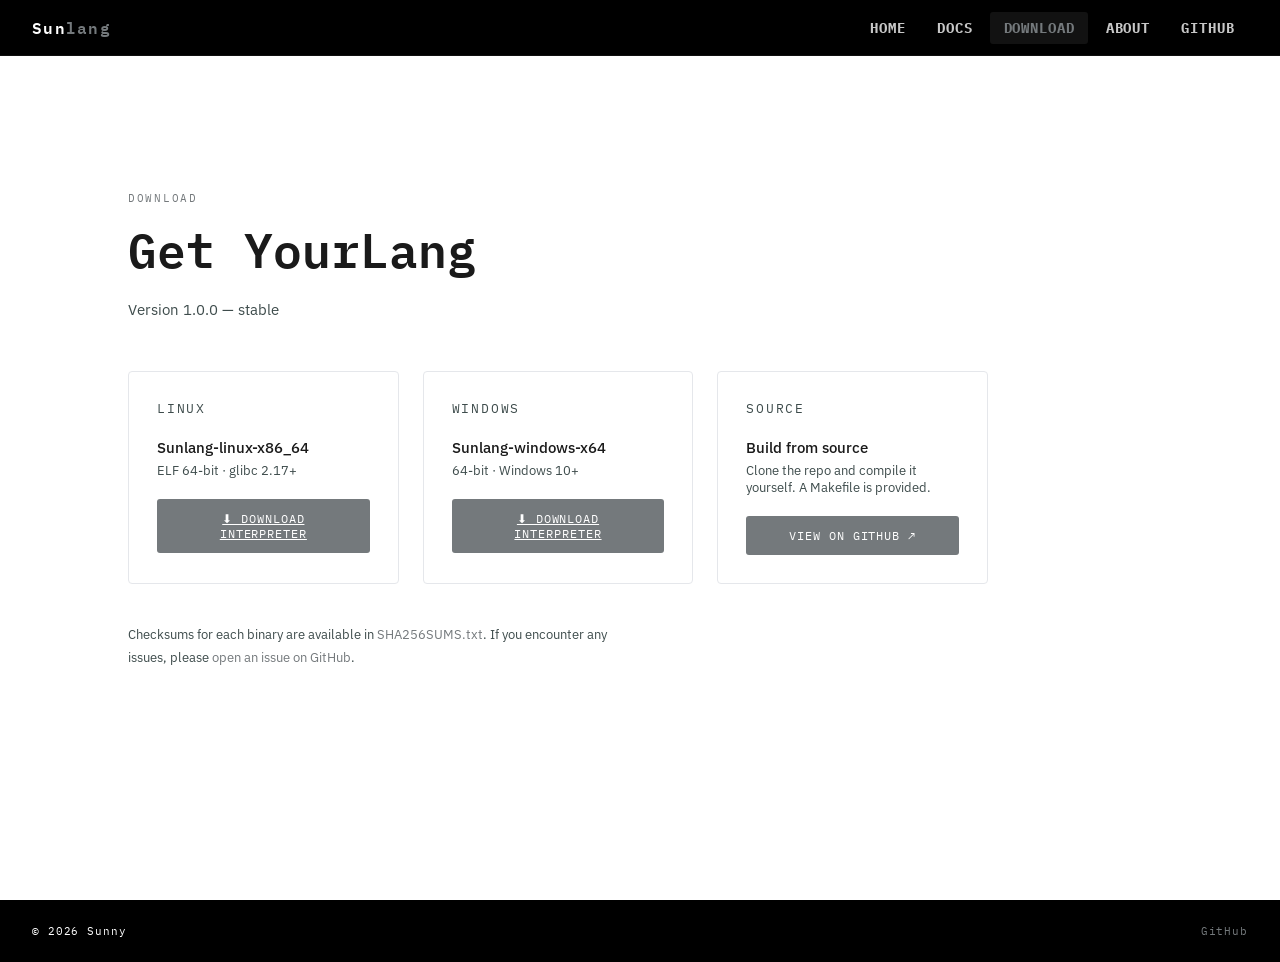
<file: docs/download.html>
<!DOCTYPE html>
<html lang="en">
<head>
  <meta charset="UTF-8" />
  <meta name="viewport" content="width=device-width, initial-scale=1.0" />
  <title>Download — SunInterpreter</title>
  <link rel="stylesheet" href="style.css" />
</head>
<body>

  <!-- ── Nav ── -->
  <nav class="site-nav">
    <a href="index.html" class="brand">Sun<span>lang</span></a>
    <ul class="nav-links">
      <li><a href="index.html">Home</a></li>
      <li><a href="docs.html">Docs</a></li>
      <li><a href="download.html" class="active">Download</a></li>
      <li><a href="about.html">About</a></li>
      <li><a href="https://github.com/sunny-esc" target="_blank">GitHub</a></li>
    </ul>
  </nav>

  <!-- ── Download Hero ── -->
  <section class="download-hero pt-nav">

    <p class="section-label">Download</p>
    <h1 style="font-family:var(--mono); font-size:clamp(1.8rem,4vw,3rem); font-weight:600; margin-bottom:0.75rem;">
      Get YourLang
    </h1>
    <p style="font-size:0.92rem; color:var(--text-muted); margin-bottom:0; max-width:480px; line-height:1.75;">
      <!-- TODO: current version and a single line description -->
      Version 1.0.0 &mdash; stable
    </p>

    <!-- ── Platform cards ── -->
    <div class="download-grid">

      <div class="dl-card">
        <p class="dl-os">Linux</p>
        <h4>Sunlang-linux-x86_64</h4>
        <p><!-- TODO: binary format, libc requirement, etc. --> ELF 64-bit · glibc 2.17+</p>
          <div class="mt-4 btn-primary-custom">
  <a href="downloads/sunlang1" download class="btn btn-success btn-lg " style="color: white;">
    ⬇ Download Interpreter
  </a>
</div>
      </div>

      

      <div class="dl-card">
        <p class="dl-os">Windows</p>
        <h4>Sunlang-windows-x64</h4>
        <p><!-- TODO --> 64-bit · Windows 10+</p>
       <div class="mt-4 btn-primary-custom">
  <a href="downloads/sunlang.zip" download class="btn btn-success btn-lg " style="color: white;">
    ⬇ Download Interpreter
  </a>
</div>
      </div>

      <div class="dl-card">
        <p class="dl-os">Source</p>
        <h4>Build from source</h4>
        <p>Clone the repo and compile it yourself. A Makefile is provided.</p>
        <a href="https://github.com/sunny-esc/Sun-Lang" target="_blank" class="btn-primary-custom">
          View on GitHub ↗
        </a>
      </div>

    </div>

    <p class="dl-note">
      Checksums for each binary are available in
      <a href="#">SHA256SUMS.txt</a>.
      If you encounter any issues, please
      <a href="https://github.com/sunny-esc/Sun-Lang" target="_blank">open an issue on GitHub</a>.
    </p>

  </section>

  <!-- ── Footer ── -->
  <footer class="site-footer">
    <span>© 2026 Sunny</span>
    <span><a href="https://github.com/sunny-esc/Sun-Lang" target="_blank">GitHub</a></span>
  </footer>

</body>
</html>
</file>
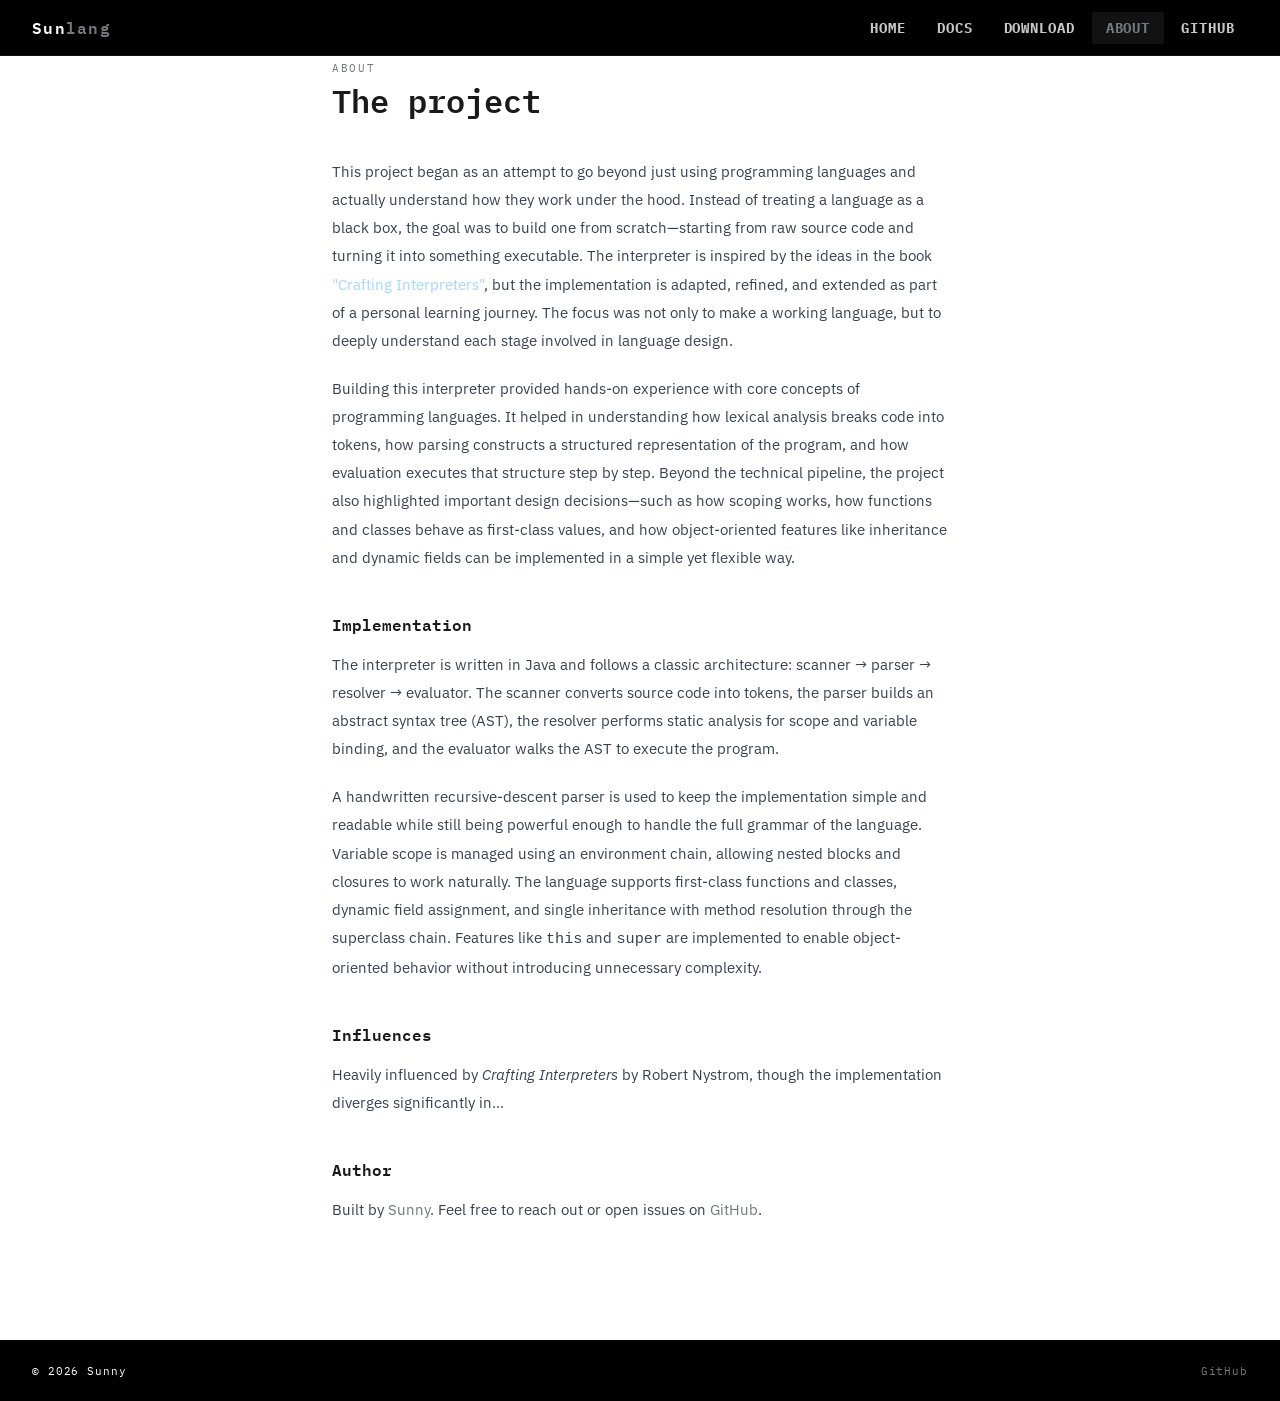
<file: Web/about.html>
<!DOCTYPE html>
<html lang="en">
<head>
  <meta charset="UTF-8" />
  <meta name="viewport" content="width=device-width, initial-scale=1.0" />
  <title>About — YourInterpreter</title>
  <link rel="stylesheet" href="style.css" />
</head>
<body>

  <!-- ── Nav ── -->
  <nav class="site-nav">
    <a href="index.html" class="brand">Sun<span>lang</span></a>
    <ul class="nav-links">
      <li><a href="index.html">Home</a></li>
      <li><a href="docs.html">Docs</a></li>
      <li><a href="download.html">Download</a></li>
      <li><a href="about.html" class="active">About</a></li>
      <li><a href="https://github.com/sunny-esc" target="_blank">GitHub</a></li>
    </ul>
  </nav>


   <main class="pt-nav about-wrap">

  <span class="section-label">About</span>
  <h1>The project</h1>

  <p>
    This project began as an attempt to go beyond just using programming languages
    and actually understand how they work under the hood. Instead of treating a
    language as a black box, the goal was to build one from scratch—starting from
    raw source code and turning it into something executable.
    
    The interpreter is inspired by the ideas in the book 
    <span class="code-str">"Crafting Interpreters"</span>, but the implementation
    is adapted, refined, and extended as part of a personal learning journey.
    The focus was not only to make a working language, but to deeply understand
    each stage involved in language design.
  </p>

  <p>
    Building this interpreter provided hands-on experience with core concepts of
    programming languages. It helped in understanding how lexical analysis breaks
    code into tokens, how parsing constructs a structured representation of the
    program, and how evaluation executes that structure step by step.
    
    Beyond the technical pipeline, the project also highlighted important design
    decisions—such as how scoping works, how functions and classes behave as
    first-class values, and how object-oriented features like inheritance and
    dynamic fields can be implemented in a simple yet flexible way.
  </p>

  <h2>Implementation</h2>
  <p>
    The interpreter is written in Java and follows a classic architecture:
    scanner → parser → resolver → evaluator. The scanner converts source code
    into tokens, the parser builds an abstract syntax tree (AST), the resolver
    performs static analysis for scope and variable binding, and the evaluator
    walks the AST to execute the program.
  </p>

  <p>
    A handwritten recursive-descent parser is used to keep the implementation
    simple and readable while still being powerful enough to handle the full
    grammar of the language. Variable scope is managed using an environment chain,
    allowing nested blocks and closures to work naturally.
    
    The language supports first-class functions and classes, dynamic field
    assignment, and single inheritance with method resolution through the
    superclass chain. Features like <code>this</code> and <code>super</code> are
    implemented to enable object-oriented behavior without introducing unnecessary
    complexity.
  </p>

    <h2>Influences</h2>
    <p>
      <!-- TODO: books, projects, or people that influenced your work -->
      Heavily influenced by <em>Crafting Interpreters</em> by Robert Nystrom, though the implementation diverges significantly in…
    </p>

    <h2>Author</h2>
    <p>
      <!-- TODO: your name, links -->
      Built by <a href="https://github.com/sunny-esc" target="_blank" style="color:var(--accent); text-decoration:none;">Sunny</a>.
      Feel free to reach out or open issues on <a href="https://github.com/sunny-esc/Sun-Lang" target="_blank" style="color:var(--accent); text-decoration:none;">GitHub</a>.
    </p>

  </main>

  <!-- ── Footer ── -->
  <footer class="site-footer">
    <span>© 2026 Sunny</span>
    <span><a href="https://github.com/sunny-esc" target="_blank">GitHub</a></span>
  </footer>

</body>
</html>
</file>
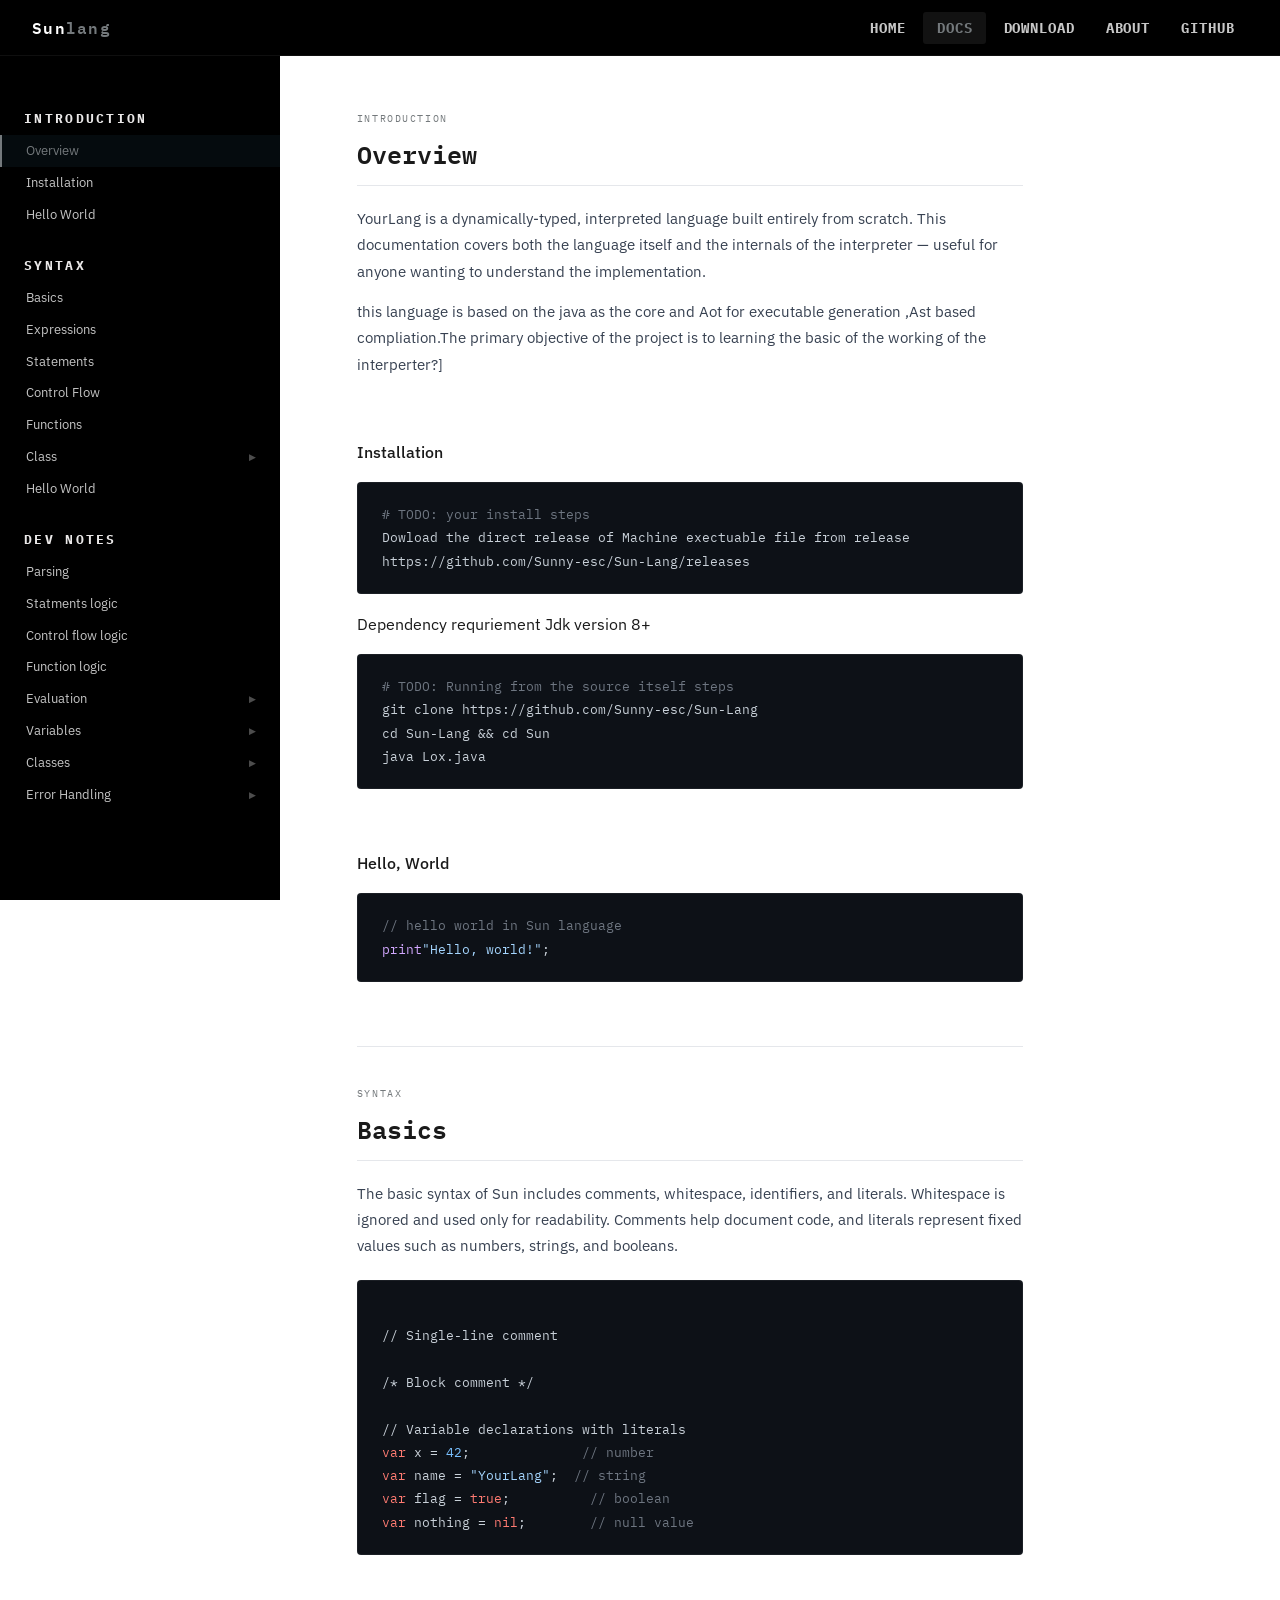
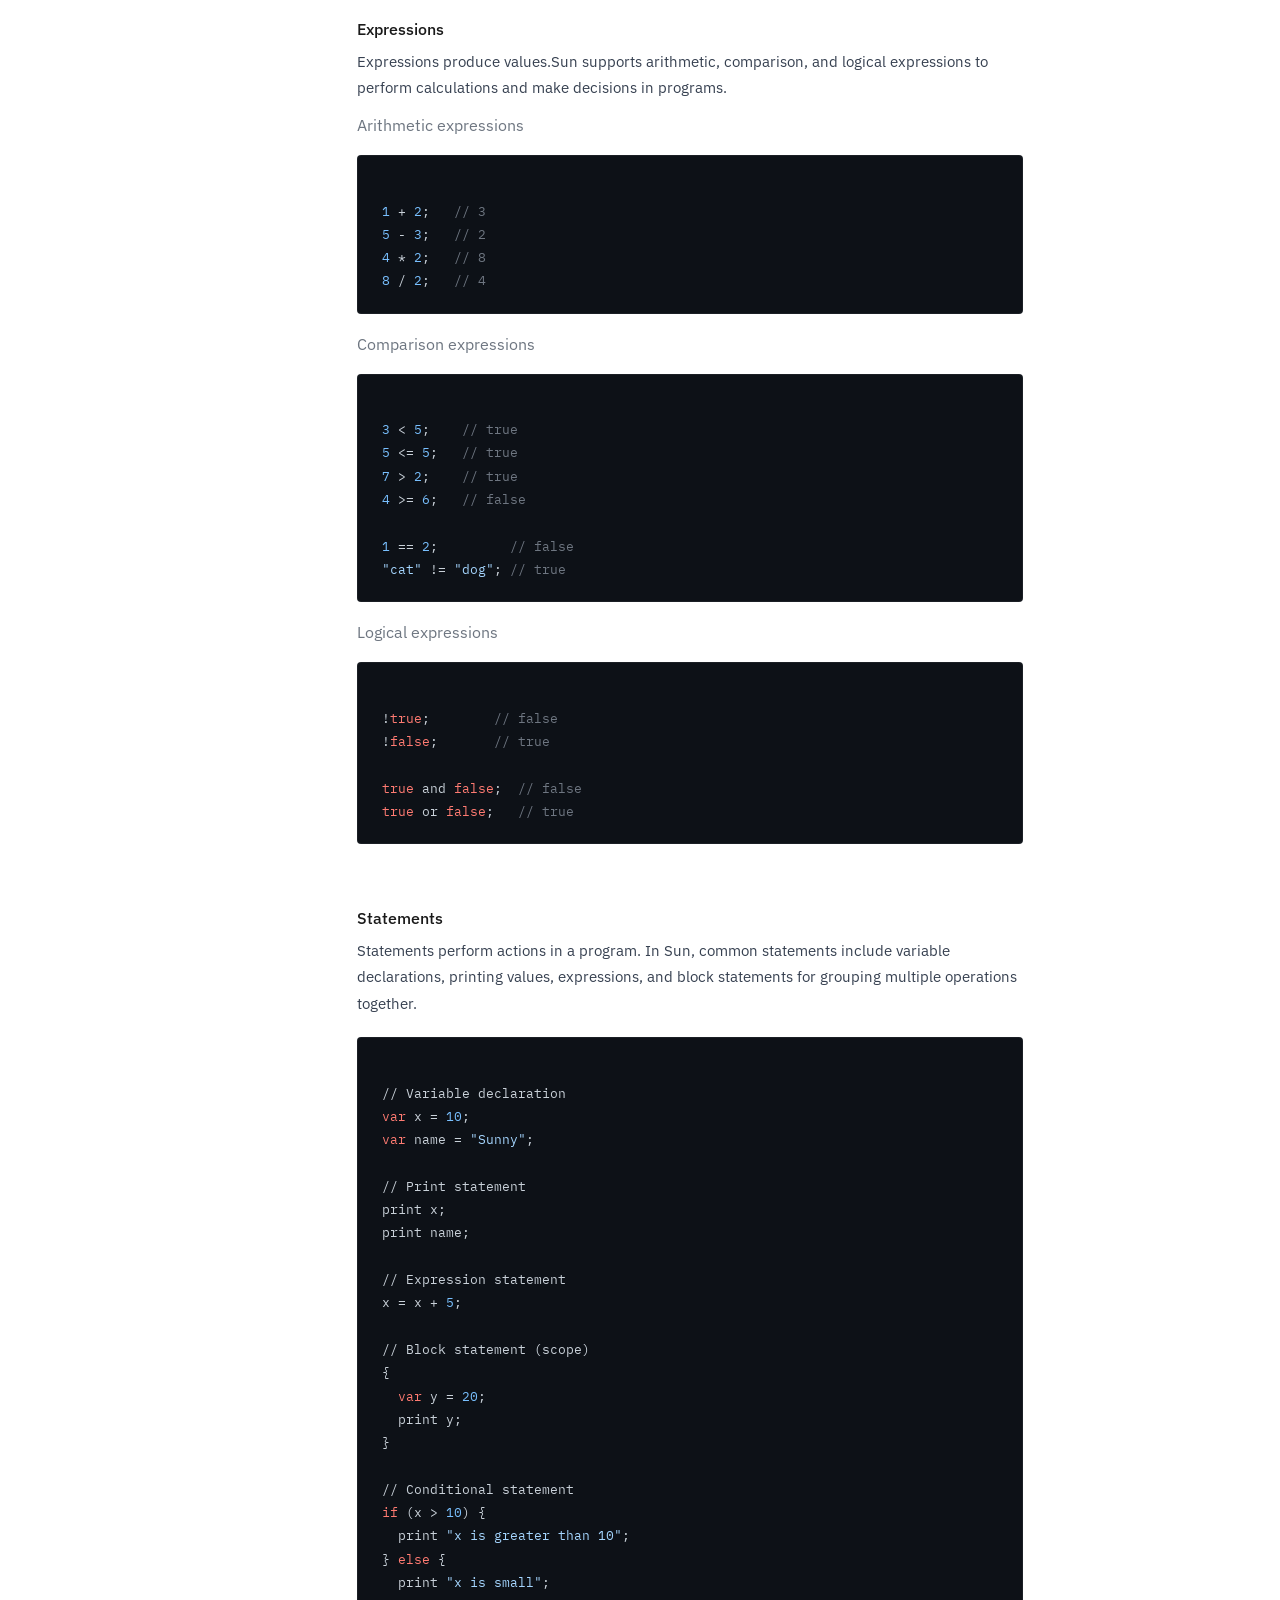
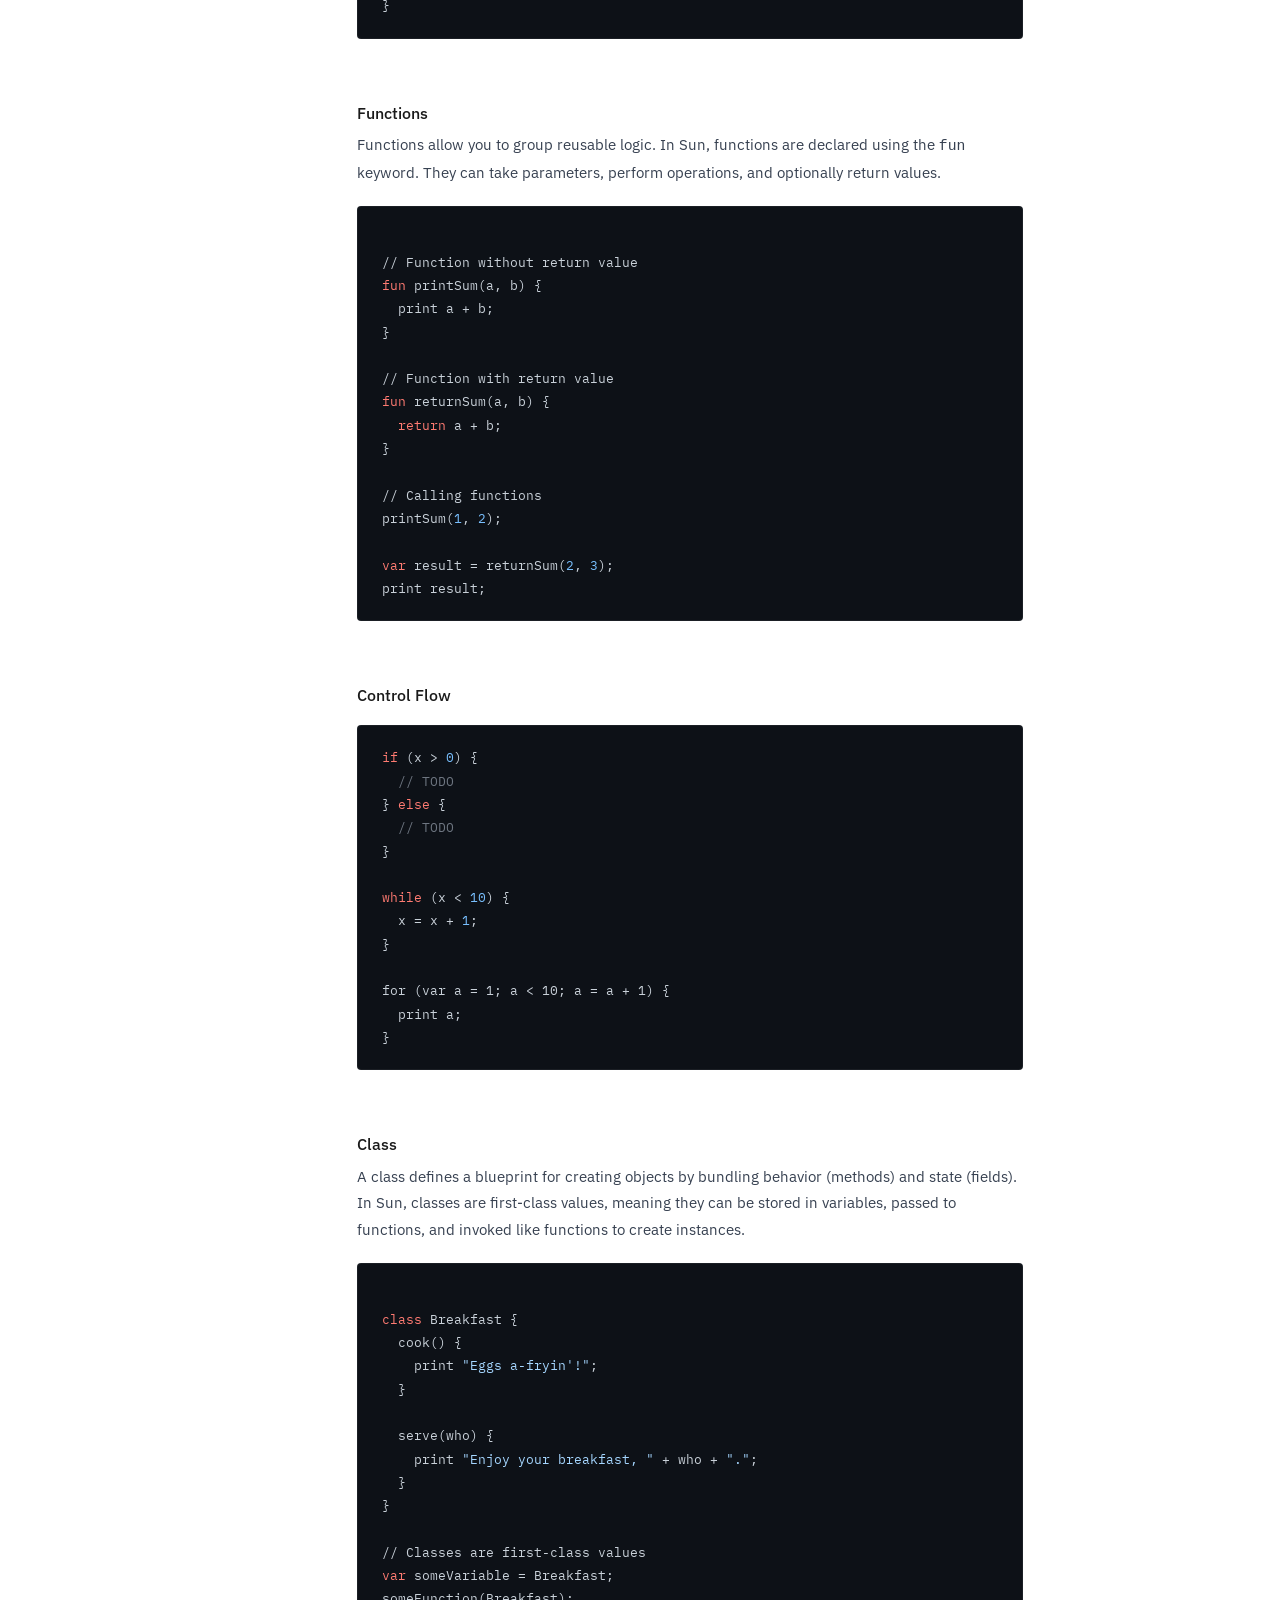
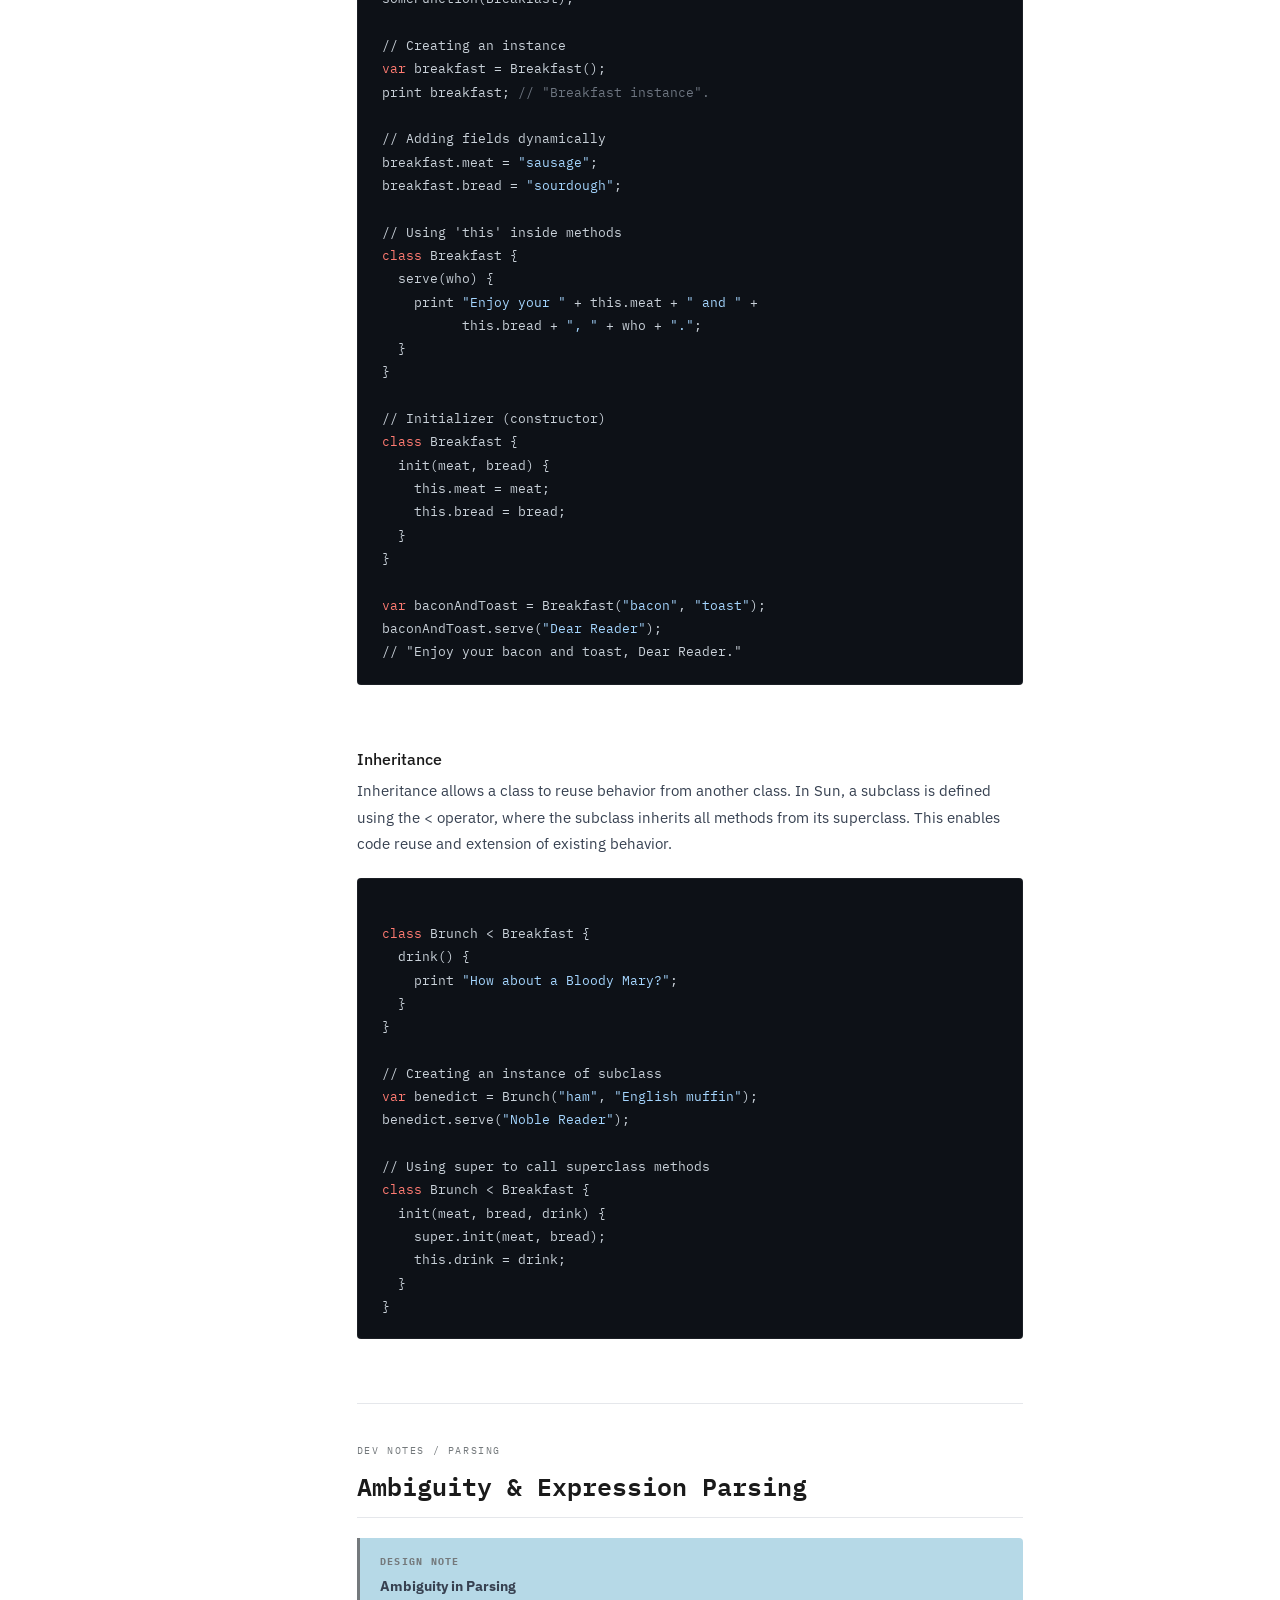
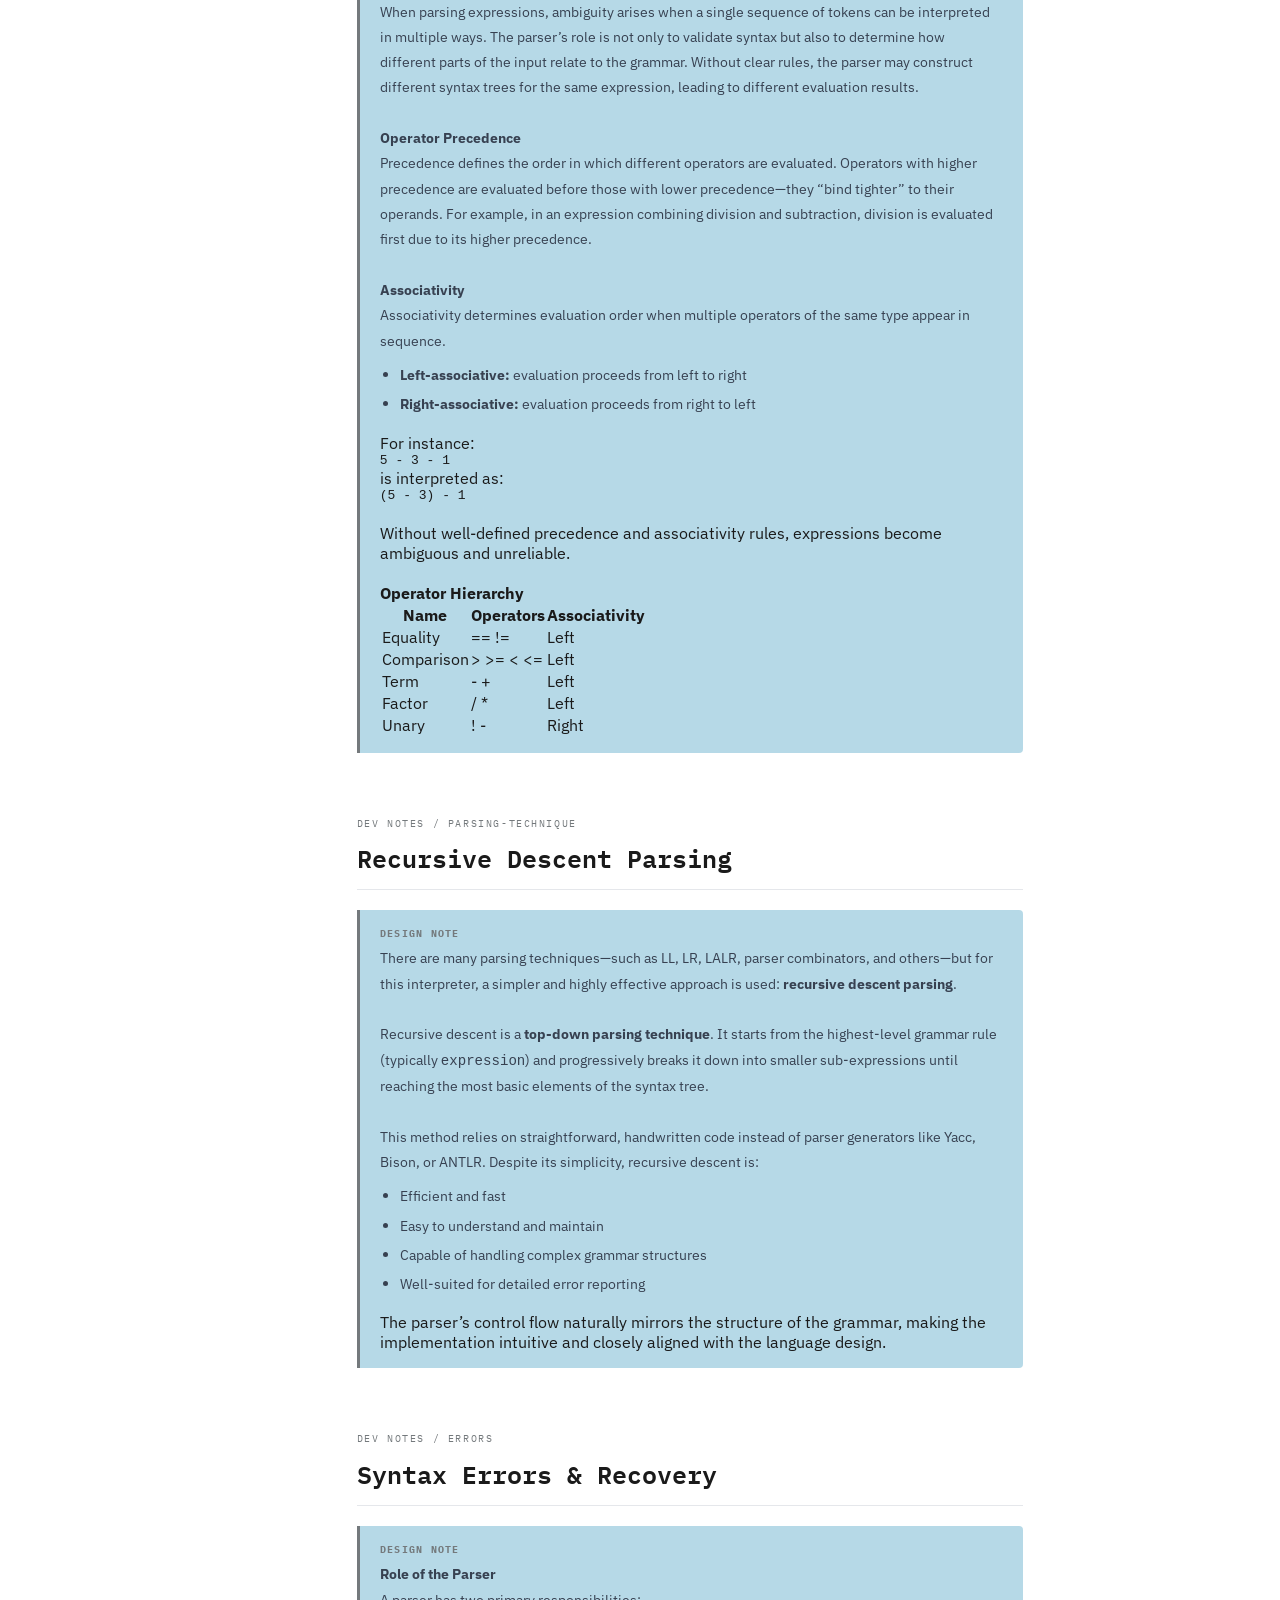
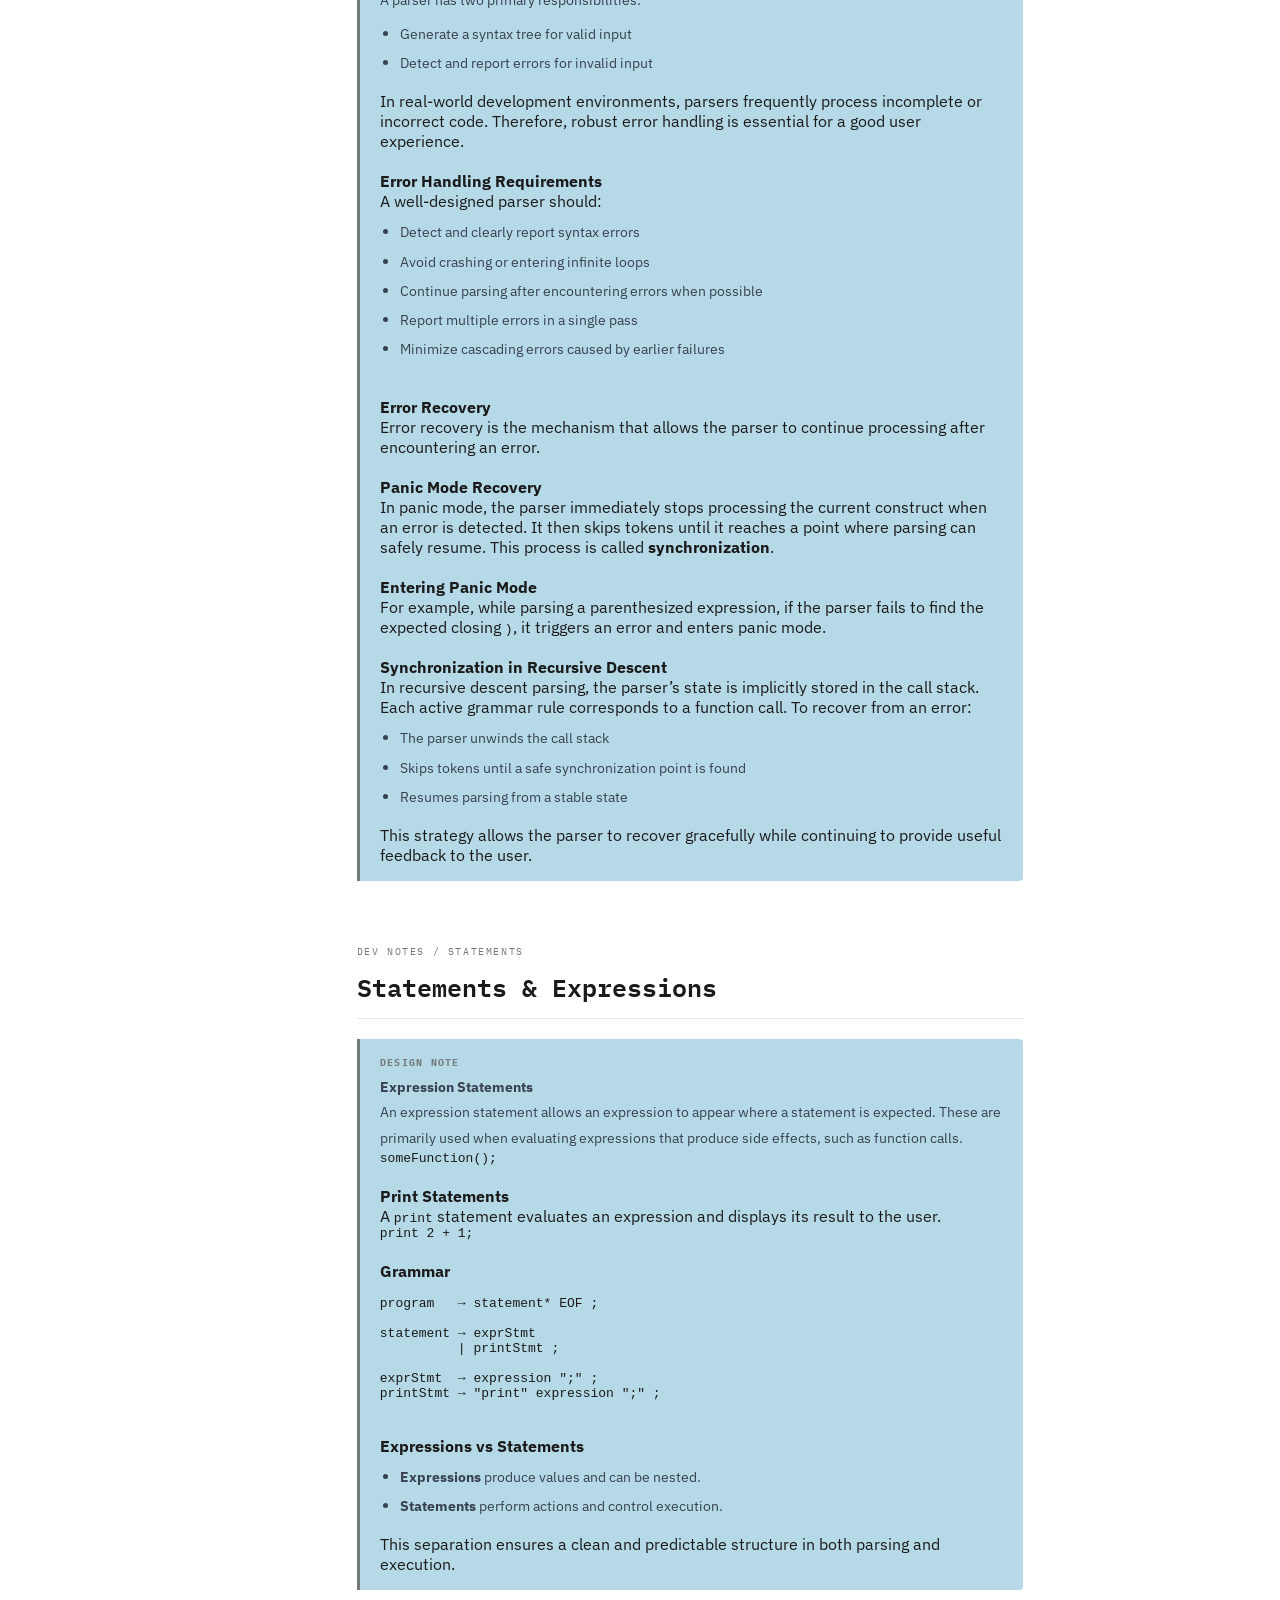
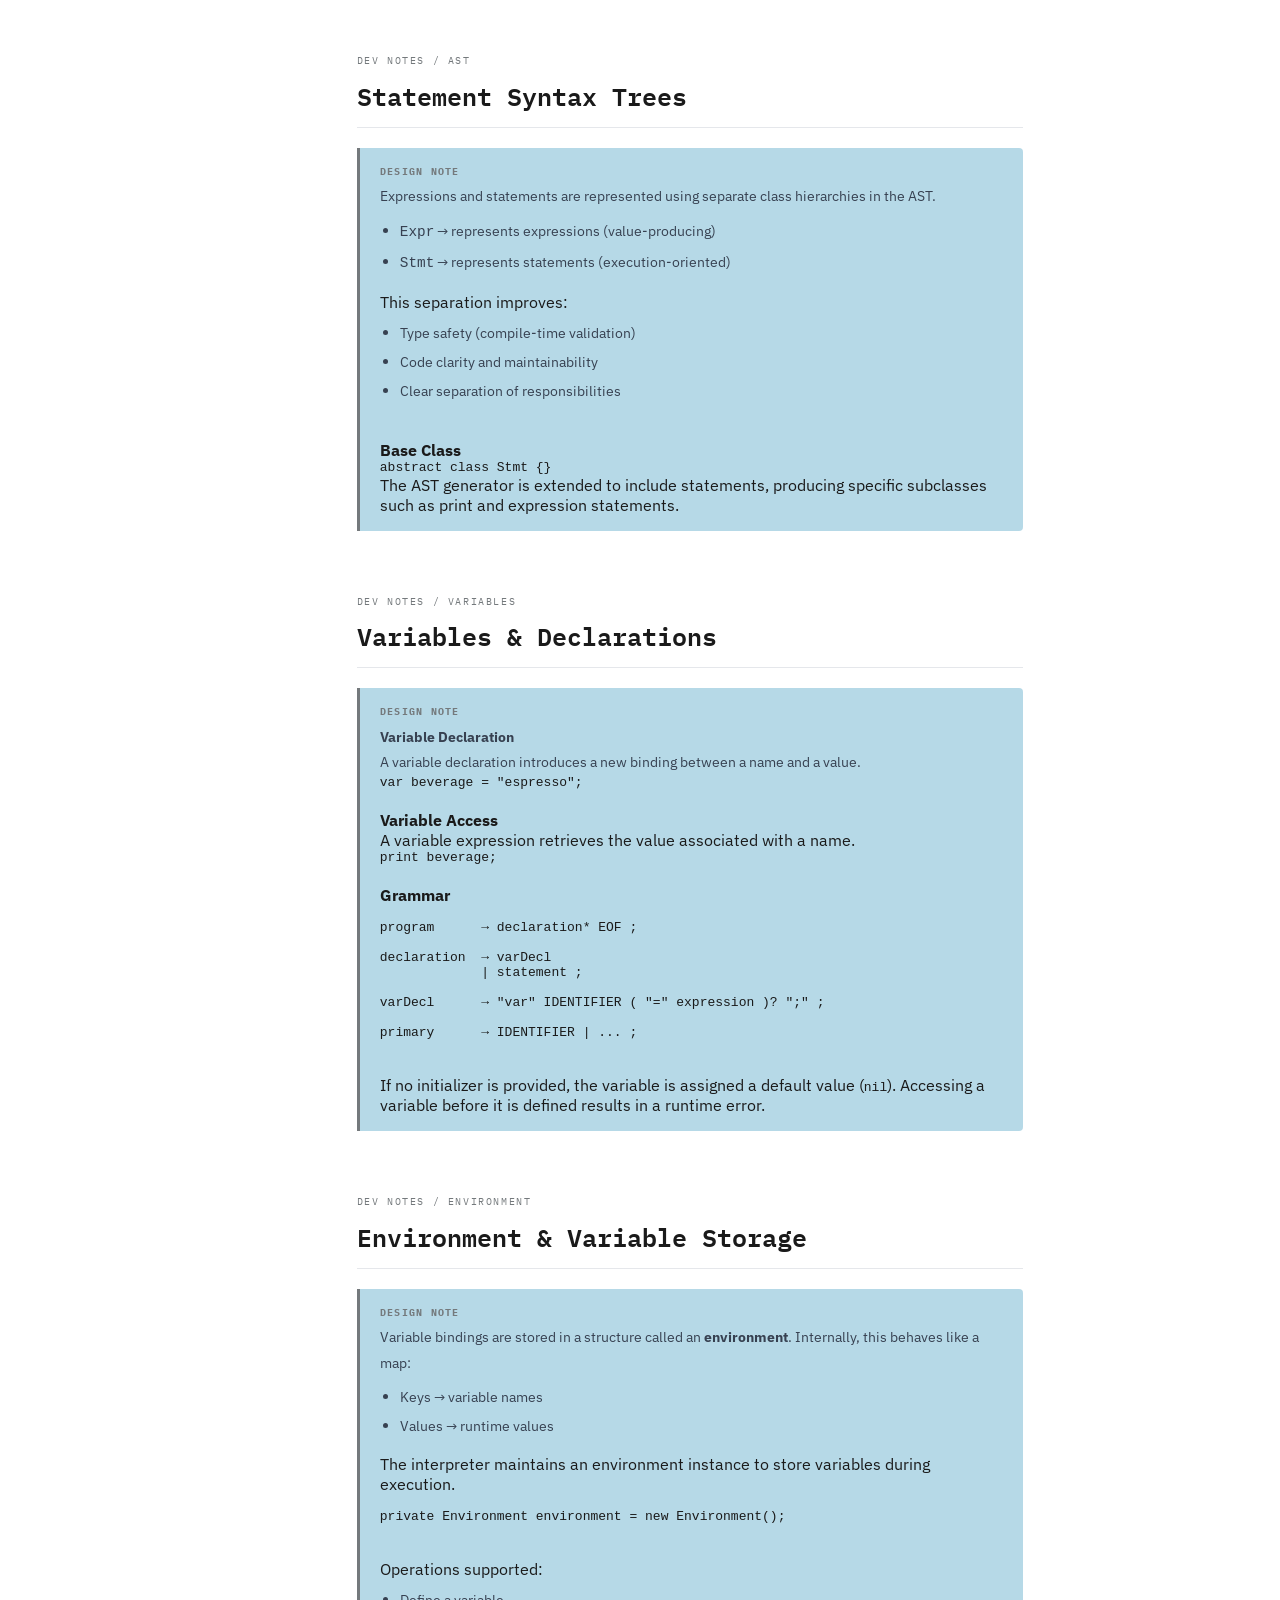
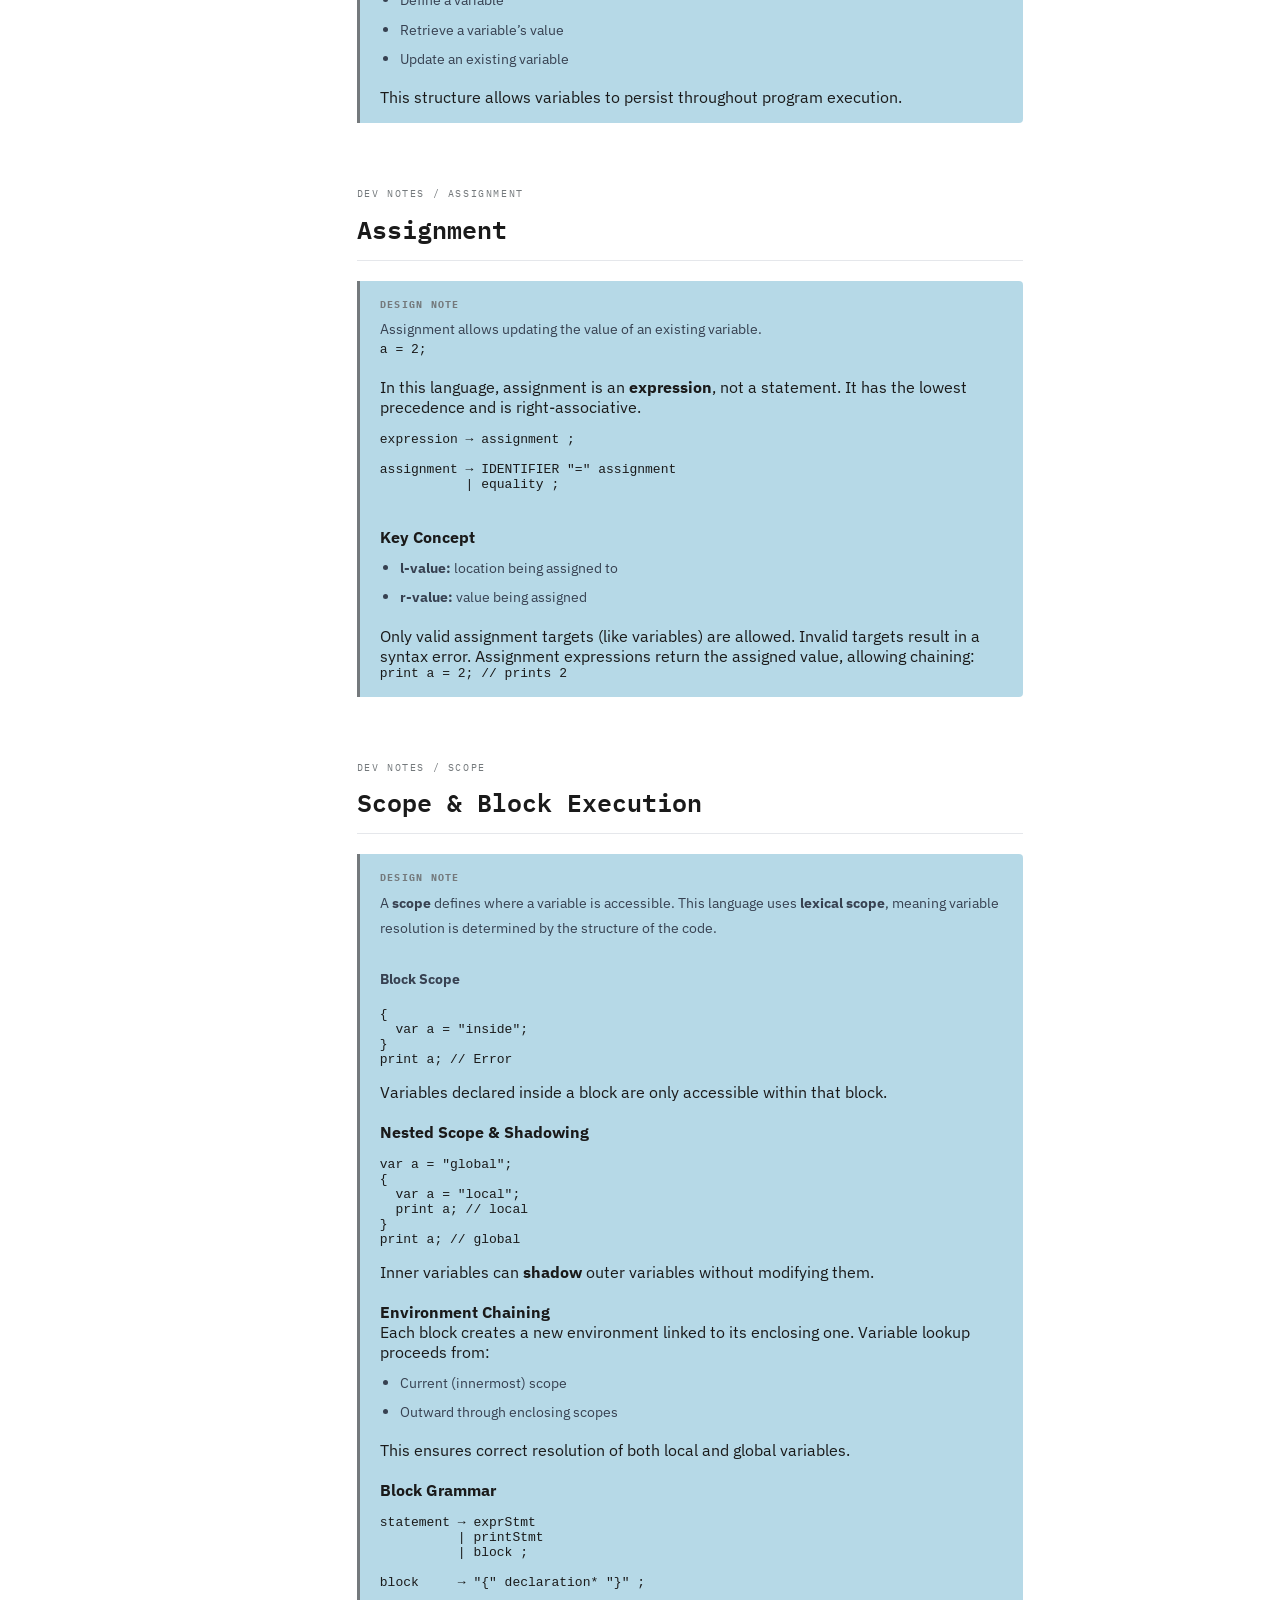
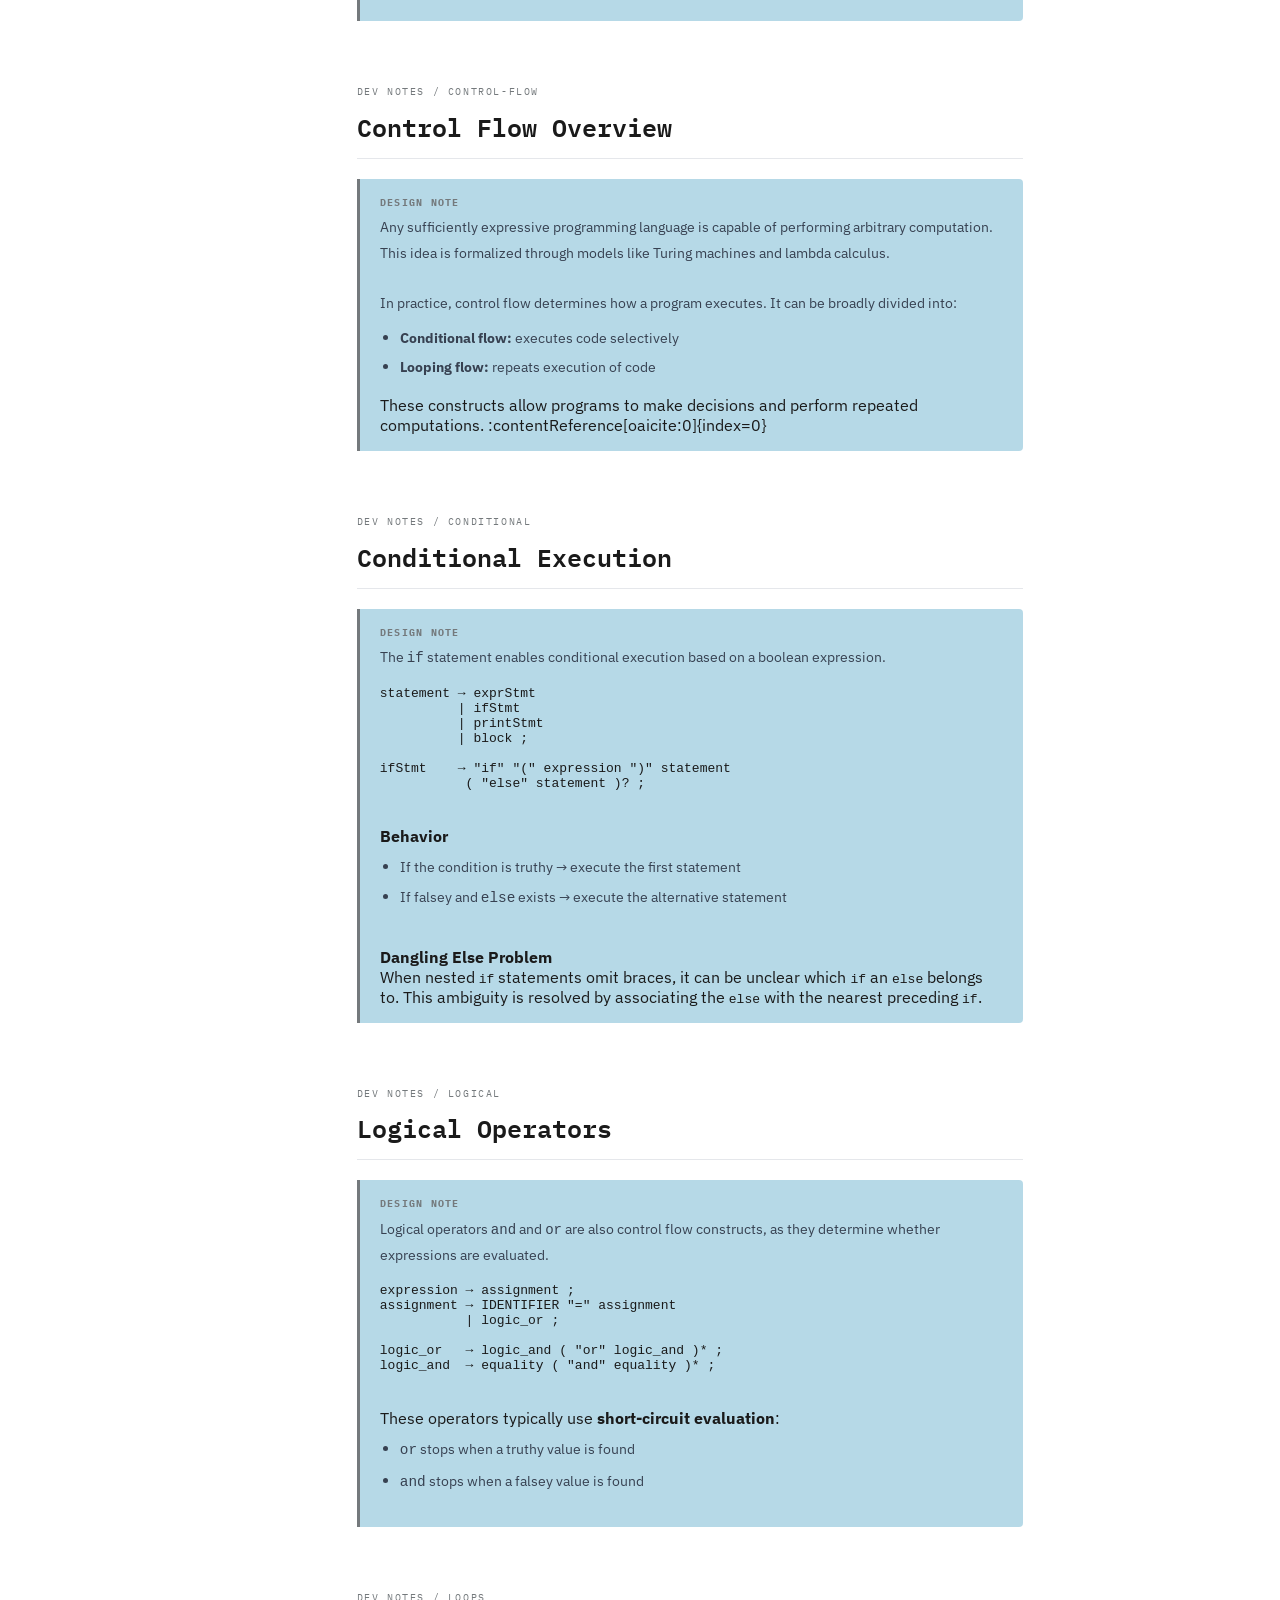
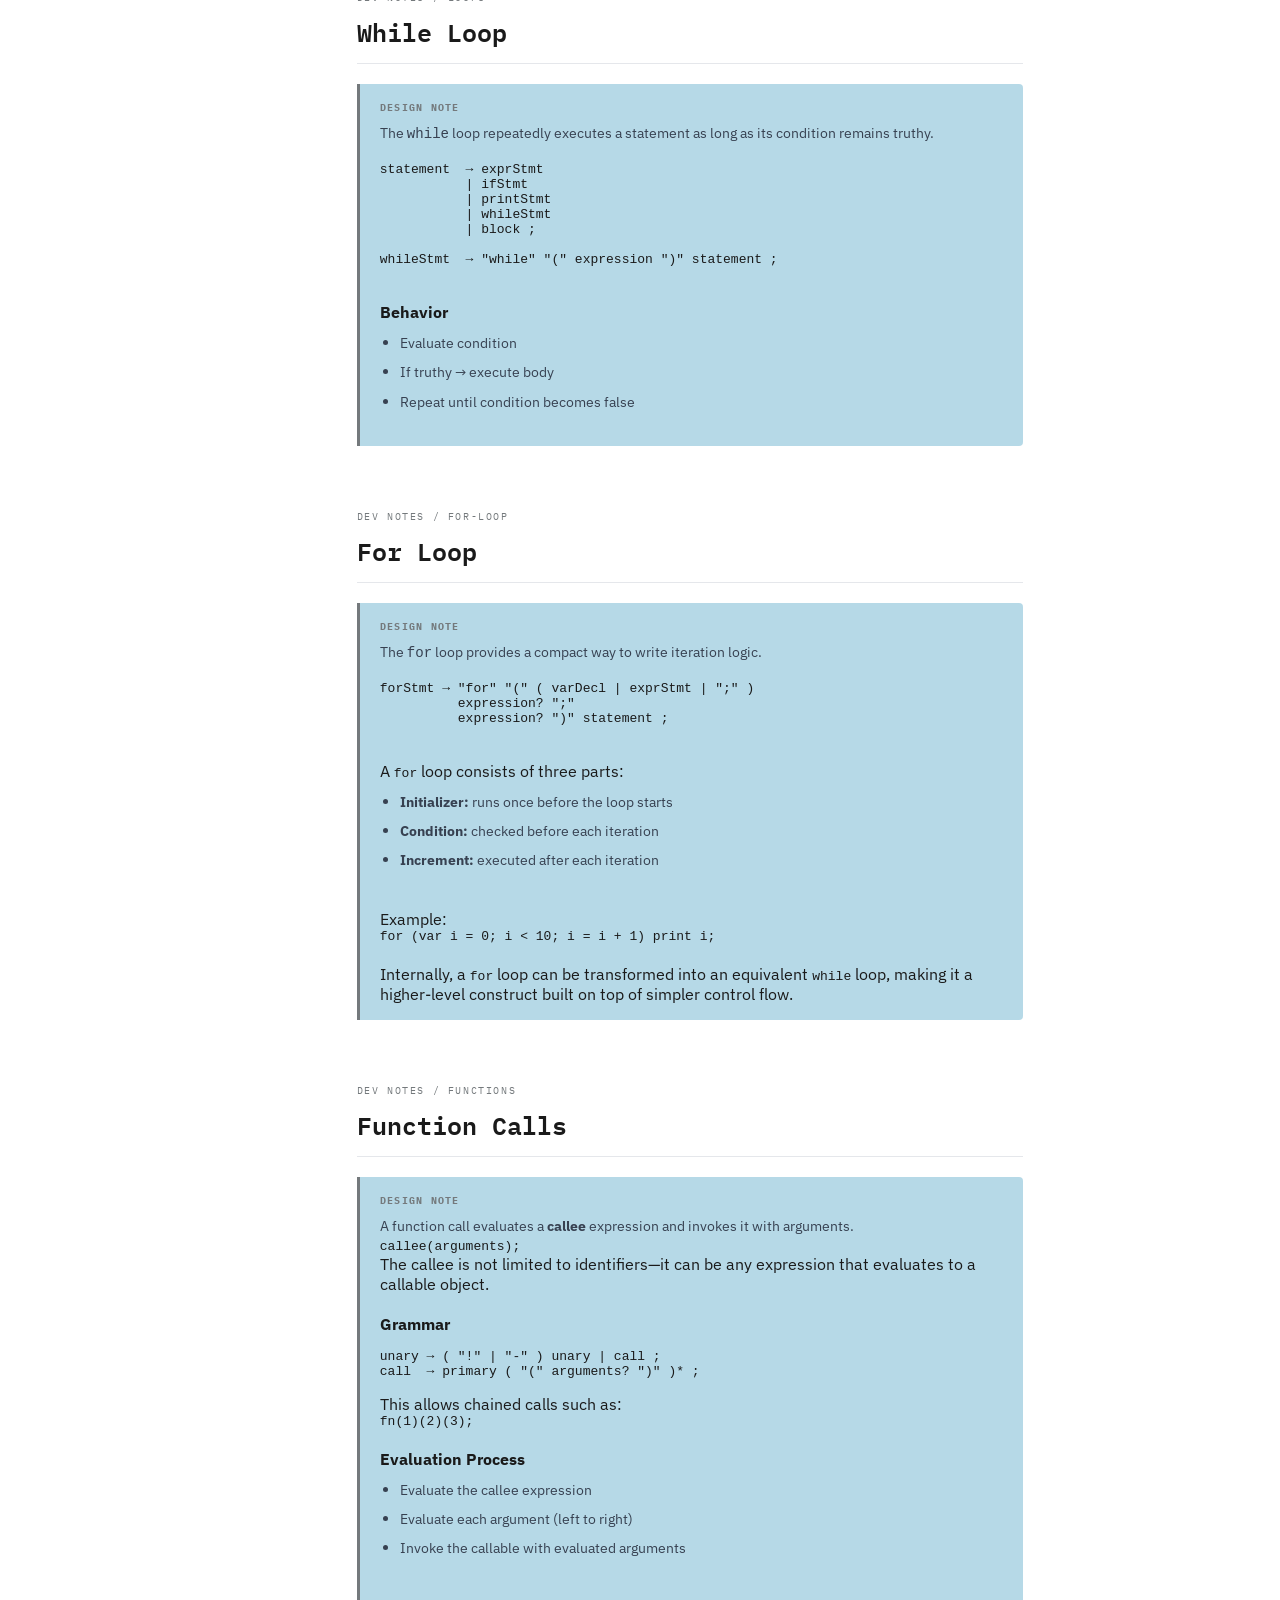
<file: Web/docs.html>
<!DOCTYPE html>
<html lang="en">

<head>
  <meta charset="UTF-8" />
  <meta name="viewport" content="width=device-width, initial-scale=1.0" />
  <title>Docs — YourInterpreter</title>
  <link rel="stylesheet" href="style.css">
</head>

<body>

  <!-- ── Nav ── -->
  <nav class="site-nav">
    <a href="index.html" class="brand">Sun<span>lang</span></a>
    <ul class="nav-links">
      <li><a href="index.html">Home</a></li>
      <li><a href="docs.html" class="active">Docs</a></li>
      <li><a href="download.html">Download</a></li>
      <li><a href="about.html">About</a></li>
      <li><a href="https://github.com/sunny-esc" target="_blank">GitHub</a></li>
    </ul>
  </nav>

  <div class="docs-wrapper">

    <!-- ── Sidebar ── -->
    <aside class="docs-sidebar">

      <!-- Introduction -->
      <div class="sidebar-section">
        <span class="sidebar-group-label">Introduction</span>
        <a href="#intro-overview" class="sidebar-link active">Overview</a>
        <a href="#intro-install" class="sidebar-link">Installation</a>
        <a href="#intro-hello" class="sidebar-link">Hello World</a>


      </div>

      <!-- Syntax -->
      <div class="sidebar-section">
        <span class="sidebar-group-label">Syntax</span>
        <a href="#syntax-basics" class="sidebar-link">Basics</a>
        <a href="#syntax-expressions" class="sidebar-link">Expressions</a>
        <a href="#syntax-statements" class="sidebar-link">Statements</a>
        <a href="#syntax-control" class="sidebar-link">Control Flow</a>
        <a href="#syntax-functions" class="sidebar-link">Functions  </a>


        <a class="sidebar-link sidebar-toggle" data-target="sy-class" href="#">
          Class <span class="chevron">▶</span>
        </a>
        <div class="sidebar-sub" id="sy-class">
          <a href="#sy-inheritance" class="sidebar-link">Inheritance</a>
          <a href="#sy-class-1" class="sidebar-link">class</a>
        </div>


        <a href="#intro-hello" class="sidebar-link">Hello World</a>
      </div>

      <!-- Dev Notes — collapsible -->

      <div class="sidebar-section">
        <span class="sidebar-group-label">Dev Notes</span>
        <a href="#dn-parse" class="sidebar-link">Parsing</a>
        <a href="#dn-stmt" class="sidebar-link">Statments logic</a>
        <a href="#dn-cf" class="sidebar-link">Control flow logic</a>
        <a href="#dn-fn" class="sidebar-link">Function logic</a>

        <a class="sidebar-link sidebar-toggle" data-target="dn-eval" href="#">
          Evaluation <span class="chevron">▶</span>
        </a>
        <div class="sidebar-sub" id="dn-eval">
          <a href="#dn-eval-1" class="sidebar-link">Evaluate expressions</a>
          <a href="#dn-eval-2" class="sidebar-link">Runtime error</a>
        </div>


        <a class="sidebar-link sidebar-toggle" data-target="dn-variables" href="#">
          Variables <span class="chevron">▶</span>
        </a>
        <div class="sidebar-sub" id="dn-variables">
          <a href="#dn-variables-scope" class="sidebar-link">Scope &amp; Binding</a>
          <a href="#dn-variables-env" class="sidebar-link">Environment Chain</a>
        </div>


        <a class="sidebar-link sidebar-toggle" data-target="dn-classes" href="#">
          Classes <span class="chevron">▶</span>
        </a>
        <div class="sidebar-sub" id="dn-classes">
          <a href="#dn-classes-instance" class="sidebar-link">Instances &amp; Fields</a>
          <a href="#dn-classes-inherit" class="sidebar-link">Inheritance</a>
        </div>





        <a class="sidebar-link sidebar-toggle" data-target="dn-errors" href="#">
          Error Handling <span class="chevron">▶</span>
        </a>
        <div class="sidebar-sub" id="dn-errors">
          <a href="#dn-errors-parse" class="sidebar-link">Parse Errors</a>
          <a href="#dn-errors-runtime" class="sidebar-link">Runtime Errors</a>
        </div>

      </div>

    </aside>

    <!-- ── Main Content ── -->
    <main class="docs-content">

      <!-- ════ INTRODUCTION ════ -->
      <section class="doc-section" id="intro-overview">
        <span class="doc-tag">Introduction</span>
        <h2>Overview</h2>
        <p>
          <!-- TODO: describe what your interpreter is and why you built it -->
          YourLang is a dynamically-typed, interpreted language built entirely from scratch.
          This documentation covers both the language itself and the internals of the interpreter —
          useful for anyone wanting to understand the implementation.
        </p>
        <p>
          <!-- TODO: any design goals, inspirations, or decisions -->
          this language is based on the java as the core and Aot for executable generation ,Ast based compliation.The
          primary objective of the project is to learning the basic of the working of the interperter?]
        </p>
      </section>

      <section class="doc-section" id="intro-install">
        <h3>Installation</h3>
        <p><!-- TODO: how to install / build from source --></p>
        <div class="code-block">
          <code><span class="code-comment"># TODO: your install steps</span>
Dowload the direct release of Machine exectuable file from release 
https://github.com/Sunny-esc/Sun-Lang/releases
</code>
        </div>
        <span> Dependency requriement Jdk version 8+</span>
        <div class="code-block">
          <code><span class="code-comment"># TODO: Running from the source itself steps</span>
git clone https://github.com/Sunny-esc/Sun-Lang
cd Sun-Lang && cd Sun
java Lox.java
</code>
        </div>
      </section>

      <section class="doc-section" id="intro-hello">
        <h3>Hello, World</h3>
        <p><!-- TODO: simplest possible program in your language --></p>
        <div class="code-block"><code><span class="code-comment">// hello world in Sun language</span>
<span class="code-fn">print</span><span class="code-str">"Hello, world!"</span>;</code></div>
      </section>

      <hr class="thin" />

      <!-- ════ SYNTAX ════ -->
      <section class="doc-section" id="syntax-basics">
  <span class="doc-tag">Syntax</span>
  <h2>Basics</h2>
  <p>
    The basic syntax of Sun includes comments, whitespace, identifiers, and literals.
    Whitespace is ignored and used only for readability. Comments help document code,
    and literals represent fixed values such as numbers, strings, and booleans.
  </p>

  <div class="code-block"><code>
// Single-line comment

/* Block comment */

// Variable declarations with literals
<span class="code-kw">var</span> x = <span class="code-num">42</span>;              <span class="code-comment">// number</span>
<span class="code-kw">var</span> name = <span class="code-str">"YourLang"</span>;  <span class="code-comment">// string</span>
<span class="code-kw">var</span> flag = <span class="code-kw">true</span>;          <span class="code-comment">// boolean</span>
<span class="code-kw">var</span> nothing = <span class="code-kw">nil</span>;        <span class="code-comment">// null value</span>
</code></div>
</section>

    <section class="doc-section" id="syntax-expressions">
  <h3>Expressions</h3>
  <p>
    Expressions produce values.Sun supports arithmetic, comparison, and logical expressions
    to perform calculations and make decisions in programs.
  </p>

  <span class="code-comment">Arithmetic expressions</span>
  <div class="code-block"><code>
<span class="code-num">1</span> + <span class="code-num">2</span>;   <span class="code-comment">// 3</span>
<span class="code-num">5</span> - <span class="code-num">3</span>;   <span class="code-comment">// 2</span>
<span class="code-num">4</span> * <span class="code-num">2</span>;   <span class="code-comment">// 8</span>
<span class="code-num">8</span> / <span class="code-num">2</span>;   <span class="code-comment">// 4</span>
</code></div>

  <span class="code-comment">Comparison expressions</span>
  <div class="code-block"><code>
<span class="code-num">3</span> &lt; <span class="code-num">5</span>;    <span class="code-comment">// true</span>
<span class="code-num">5</span> &lt;= <span class="code-num">5</span>;   <span class="code-comment">// true</span>
<span class="code-num">7</span> &gt; <span class="code-num">2</span>;    <span class="code-comment">// true</span>
<span class="code-num">4</span> &gt;= <span class="code-num">6</span>;   <span class="code-comment">// false</span>

<span class="code-num">1</span> == <span class="code-num">2</span>;         <span class="code-comment">// false</span>
<span class="code-str">"cat"</span> != <span class="code-str">"dog"</span>; <span class="code-comment">// true</span>
</code></div>

  <span class="code-comment">Logical expressions</span>
  <div class="code-block"><code>
!<span class="code-kw">true</span>;        <span class="code-comment">// false</span>
!<span class="code-kw">false</span>;       <span class="code-comment">// true</span>

<span class="code-kw">true</span> and <span class="code-kw">false</span>;  <span class="code-comment">// false</span>
<span class="code-kw">true</span> or <span class="code-kw">false</span>;   <span class="code-comment">// true</span>
</code></div>
</section>

    <section class="doc-section" id="syntax-statements">
  <h3>Statements</h3>
  <p>
    Statements perform actions in a program. In Sun, common statements include variable declarations,
    printing values, expressions, and block statements for grouping multiple operations together.
  </p>

  <div class="code-block"><code>
// Variable declaration
<span class="code-kw">var</span> x = <span class="code-num">10</span>;
<span class="code-kw">var</span> name = <span class="code-str">"Sunny"</span>;

// Print statement
print x;
print name;

// Expression statement
x = x + <span class="code-num">5</span>;

// Block statement (scope)
{
  <span class="code-kw">var</span> y = <span class="code-num">20</span>;
  print y;
}

// Conditional statement
<span class="code-kw">if</span> (x &gt; <span class="code-num">10</span>) {
  print <span class="code-str">"x is greater than 10"</span>;
} <span class="code-kw">else</span> {
  print <span class="code-str">"x is small"</span>;
}
</code></div>
</section>


    <section class="doc-section" id="syntax-functions">
  <h3>Functions</h3>
  <p>
    Functions allow you to group reusable logic. In Sun, functions are declared using the
    <code>fun</code> keyword. They can take parameters, perform operations, and optionally return values.
  </p>

  <div class="code-block"><code>
// Function without return value
<span class="code-kw">fun</span> printSum(a, b) {
  print a + b;
}

// Function with return value
<span class="code-kw">fun</span> returnSum(a, b) {
  <span class="code-kw">return</span> a + b;
}

// Calling functions
printSum(<span class="code-num">1</span>, <span class="code-num">2</span>);

<span class="code-kw">var</span> result = returnSum(<span class="code-num">2</span>, <span class="code-num">3</span>);
print result;
</code></div>
</section>

      <section class="doc-section" id="syntax-control">
        <h3>Control Flow</h3>
        <p><!-- TODO: if/else, while, for --></p>
        <div class="code-block"><code><span class="code-kw">if</span> (x &gt; <span class="code-num">0</span>) {
  <span class="code-comment">// TODO</span>
} <span class="code-kw">else</span> {
  <span class="code-comment">// TODO</span>
}

<span class="code-kw">while</span> (x &lt; <span class="code-num">10</span>) {
  x = x + <span class="code-num">1</span>;
}

for (var a = 1; a < 10; a = a + 1) {
  print a;
}
</code>

        </div>
      </section>
<section class="doc-section" id="sy-class">
  <section class="doc-section" id="sy-class-1">
    <h3>Class</h3>
    <p>
      A class defines a blueprint for creating objects by bundling behavior (methods) and state (fields).
      In Sun, classes are first-class values, meaning they can be stored in variables, passed to functions,
      and invoked like functions to create instances.
    </p>

    <div class="code-block"><code>
<span class="code-kw">class</span> Breakfast {
  cook() {
    print <span class="code-str">"Eggs a-fryin'!"</span>;
  }

  serve(who) {
    print <span class="code-str">"Enjoy your breakfast, "</span> + who + <span class="code-str">"."</span>;
  }
}

// Classes are first-class values
<span class="code-kw">var</span> someVariable = Breakfast;
someFunction(Breakfast);

// Creating an instance
<span class="code-kw">var</span> breakfast = Breakfast();
print breakfast; <span class="code-comment">// "Breakfast instance".</span>

// Adding fields dynamically
breakfast.meat = <span class="code-str">"sausage"</span>;
breakfast.bread = <span class="code-str">"sourdough"</span>;

// Using 'this' inside methods
<span class="code-kw">class</span> Breakfast {
  serve(who) {
    print <span class="code-str">"Enjoy your "</span> + this.meat + <span class="code-str">" and "</span> +
          this.bread + <span class="code-str">", "</span> + who + <span class="code-str">"."</span>;
  }
}

// Initializer (constructor)
<span class="code-kw">class</span> Breakfast {
  init(meat, bread) {
    this.meat = meat;
    this.bread = bread;
  }
}

<span class="code-kw">var</span> baconAndToast = Breakfast(<span class="code-str">"bacon"</span>, <span class="code-str">"toast"</span>);
baconAndToast.serve(<span class="code-str">"Dear Reader"</span>);
// "Enjoy your bacon and toast, Dear Reader."
</code></div>
  </section>
</section>





<section class="doc-section" id="sy-inheritance">
  <section class="doc-section" id="sy-inheritance-1">
    <h3>Inheritance</h3>
    <p>
      Inheritance allows a class to reuse behavior from another class. In Sun, a subclass is defined using
      the &lt; operator, where the subclass inherits all methods from its superclass. This enables code reuse
      and extension of existing behavior.
    </p>

    <div class="code-block"><code>
<span class="code-kw">class</span> Brunch &lt; Breakfast {
  drink() {
    print <span class="code-str">"How about a Bloody Mary?"</span>;
  }
}

// Creating an instance of subclass
<span class="code-kw">var</span> benedict = Brunch(<span class="code-str">"ham"</span>, <span class="code-str">"English muffin"</span>);
benedict.serve(<span class="code-str">"Noble Reader"</span>);

// Using super to call superclass methods
<span class="code-kw">class</span> Brunch &lt; Breakfast {
  init(meat, bread, drink) {
    super.init(meat, bread);
    this.drink = drink;
  }
}
</code></div>
  </section>
</section>








      <hr class="thin" />


      <section class="doc-section" id="dn-parse">

        <section class="doc-section" id="dn-parse-1">
          <span class="doc-tag">Dev Notes / parsing</span>
          <h2>Ambiguity &amp; Expression Parsing</h2>
          <p><!-- TODO: explain how parser resolves expressions --></p>

          <div class="callout">
            <span class="callout-label">Design note</span>
            <p>
              <strong>Ambiguity in Parsing</strong><br>
              When parsing expressions, ambiguity arises when a single sequence of tokens can be interpreted in multiple
              ways.
              The parser’s role is not only to validate syntax but also to determine how different parts of the input
              relate to
              the grammar.

              Without clear rules, the parser may construct different syntax trees for the same expression, leading to
              different
              evaluation results.

              <br><br>

              <strong>Operator Precedence</strong><br>
              Precedence defines the order in which different operators are evaluated. Operators with higher precedence
              are
              evaluated before those with lower precedence—they “bind tighter” to their operands.

              For example, in an expression combining division and subtraction, division is evaluated first due to its
              higher
              precedence.

              <br><br>

              <strong>Associativity</strong><br>
              Associativity determines evaluation order when multiple operators of the same type appear in sequence.

            <ul>
              <li><strong>Left-associative:</strong> evaluation proceeds from left to right</li>
              <li><strong>Right-associative:</strong> evaluation proceeds from right to left</li>
            </ul>

            For instance:
            <pre><code>5 - 3 - 1</code></pre>
            is interpreted as:
            <pre><code>(5 - 3) - 1</code></pre>

            <br>

            Without well-defined precedence and associativity rules, expressions become ambiguous and unreliable.

            <br><br>

            <strong>Operator Hierarchy</strong>
            <table>
              <tr>
                <th>Name</th>
                <th>Operators</th>
                <th>Associativity</th>
              </tr>
              <tr>
                <td>Equality</td>
                <td>== !=</td>
                <td>Left</td>
              </tr>
              <tr>
                <td>Comparison</td>
                <td>&gt; &gt;= &lt; &lt;=</td>
                <td>Left</td>
              </tr>
              <tr>
                <td>Term</td>
                <td>- +</td>
                <td>Left</td>
              </tr>
              <tr>
                <td>Factor</td>
                <td>/ *</td>
                <td>Left</td>
              </tr>
              <tr>
                <td>Unary</td>
                <td>! -</td>
                <td>Right</td>
              </tr>
            </table>
            </p>
          </div>
        </section>

        <section class="doc-section" id="dn-parse-2">
          <span class="doc-tag">Dev Notes / parsing-technique</span>
          <h2>Recursive Descent Parsing</h2>
          <p><!-- TODO: explain parser implementation --></p>

          <div class="callout">
            <span class="callout-label">Design note</span>
            <p>
              There are many parsing techniques—such as LL, LR, LALR, parser combinators, and others—but for this
              interpreter,
              a simpler and highly effective approach is used: <strong>recursive descent parsing</strong>.

              <br><br>

              Recursive descent is a <strong>top-down parsing technique</strong>. It starts from the highest-level
              grammar rule
              (typically <code>expression</code>) and progressively breaks it down into smaller sub-expressions until
              reaching
              the most basic elements of the syntax tree.

              <br><br>

              This method relies on straightforward, handwritten code instead of parser generators like Yacc, Bison, or
              ANTLR.
              Despite its simplicity, recursive descent is:
            <ul>
              <li>Efficient and fast</li>
              <li>Easy to understand and maintain</li>
              <li>Capable of handling complex grammar structures</li>
              <li>Well-suited for detailed error reporting</li>
            </ul>

            The parser’s control flow naturally mirrors the structure of the grammar, making the implementation
            intuitive and
            closely aligned with the language design.
            </p>
          </div>
        </section>

        <section class="doc-section" id="dn-parse-3">
          <span class="doc-tag">Dev Notes / errors</span>
          <h2>Syntax Errors &amp; Recovery</h2>
          <p><!-- TODO: explain error handling strategy --></p>

          <div class="callout">
            <span class="callout-label">Design note</span>
            <p>
              <strong>Role of the Parser</strong><br>
              A parser has two primary responsibilities:
            <ul>
              <li>Generate a syntax tree for valid input</li>
              <li>Detect and report errors for invalid input</li>
            </ul>

            In real-world development environments, parsers frequently process incomplete or incorrect code. Therefore,
            robust error handling is essential for a good user experience.

            <br><br>

            <strong>Error Handling Requirements</strong><br>
            A well-designed parser should:
            <ul>
              <li>Detect and clearly report syntax errors</li>
              <li>Avoid crashing or entering infinite loops</li>
              <li>Continue parsing after encountering errors when possible</li>
              <li>Report multiple errors in a single pass</li>
              <li>Minimize cascading errors caused by earlier failures</li>
            </ul>

            <br>

            <strong>Error Recovery</strong><br>
            Error recovery is the mechanism that allows the parser to continue processing after encountering an error.

            <br><br>

            <strong>Panic Mode Recovery</strong><br>
            In panic mode, the parser immediately stops processing the current construct when an error is detected. It
            then
            skips tokens until it reaches a point where parsing can safely resume. This process is called
            <strong>synchronization</strong>.

            <br><br>

            <strong>Entering Panic Mode</strong><br>
            For example, while parsing a parenthesized expression, if the parser fails to find the expected closing
            <code>)</code>, it triggers an error and enters panic mode.

            <br><br>

            <strong>Synchronization in Recursive Descent</strong><br>
            In recursive descent parsing, the parser’s state is implicitly stored in the call stack. Each active grammar
            rule
            corresponds to a function call.

            To recover from an error:
            <ul>
              <li>The parser unwinds the call stack</li>
              <li>Skips tokens until a safe synchronization point is found</li>
              <li>Resumes parsing from a stable state</li>
            </ul>

            This strategy allows the parser to recover gracefully while continuing to provide useful feedback to the
            user.
            </p>
          </div>
        </section>
      </section>


      <section class="doc-section" id="dn-stmt">
        <section class="doc-section" id="dn-stmt-1">
          <span class="doc-tag">Dev Notes / statements</span>
          <h2>Statements &amp; Expressions</h2>
          <p><!-- TODO: explain statement execution model --></p>

          <div class="callout">
            <span class="callout-label">Design note</span>
            <p>
              <strong>Expression Statements</strong><br>
              An expression statement allows an expression to appear where a statement is expected. These are primarily
              used
              when evaluating expressions that produce side effects, such as function calls.

            <pre><code>someFunction();</code></pre>

            <br>

            <strong>Print Statements</strong><br>
            A <code>print</code> statement evaluates an expression and displays its result to the user.

            <pre><code>print 2 + 1;</code></pre>

            <br>

            <strong>Grammar</strong>
            <pre><code>
program   → statement* EOF ;

statement → exprStmt
          | printStmt ;

exprStmt  → expression ";" ;
printStmt → "print" expression ";" ;
      </code></pre>

            <br>

            <strong>Expressions vs Statements</strong>
            <ul>
              <li><strong>Expressions</strong> produce values and can be nested.</li>
              <li><strong>Statements</strong> perform actions and control execution.</li>
            </ul>

            This separation ensures a clean and predictable structure in both parsing and execution.
            </p>
          </div>
        </section>

        <section class="doc-section" id="dn-stmt-2">
          <span class="doc-tag">Dev Notes / ast</span>
          <h2>Statement Syntax Trees</h2>
          <p><!-- TODO: explain AST structure for statements --></p>

          <div class="callout">
            <span class="callout-label">Design note</span>
            <p>
              Expressions and statements are represented using separate class hierarchies in the AST.

            <ul>
              <li><code>Expr</code> → represents expressions (value-producing)</li>
              <li><code>Stmt</code> → represents statements (execution-oriented)</li>
            </ul>

            This separation improves:
            <ul>
              <li>Type safety (compile-time validation)</li>
              <li>Code clarity and maintainability</li>
              <li>Clear separation of responsibilities</li>
            </ul>

            <br>

            <strong>Base Class</strong>
            <pre><code>abstract class Stmt {}</code></pre>

            The AST generator is extended to include statements, producing specific subclasses such as print and
            expression statements.
            </p>
          </div>
        </section>

        <section class="doc-section" id="dn-stmt-3">
          <span class="doc-tag">Dev Notes / variables</span>
          <h2>Variables &amp; Declarations</h2>
          <p><!-- TODO: explain variable handling --></p>

          <div class="callout">
            <span class="callout-label">Design note</span>
            <p>
              <strong>Variable Declaration</strong><br>
              A variable declaration introduces a new binding between a name and a value.

            <pre><code>var beverage = "espresso";</code></pre>

            <br>

            <strong>Variable Access</strong><br>
            A variable expression retrieves the value associated with a name.

            <pre><code>print beverage;</code></pre>

            <br>

            <strong>Grammar</strong>
            <pre><code>
program      → declaration* EOF ;

declaration  → varDecl
             | statement ;

varDecl      → "var" IDENTIFIER ( "=" expression )? ";" ;

primary      → IDENTIFIER | ... ;
      </code></pre>

            <br>

            If no initializer is provided, the variable is assigned a default value (<code>nil</code>).

            Accessing a variable before it is defined results in a runtime error.
            </p>
          </div>
        </section>

        <section class="doc-section" id="dn-stmt-4">
          <span class="doc-tag">Dev Notes / environment</span>
          <h2>Environment &amp; Variable Storage</h2>
          <p><!-- TODO: explain environment structure --></p>

          <div class="callout">
            <span class="callout-label">Design note</span>
            <p>
              Variable bindings are stored in a structure called an <strong>environment</strong>.

              Internally, this behaves like a map:
            <ul>
              <li>Keys → variable names</li>
              <li>Values → runtime values</li>
            </ul>

            The interpreter maintains an environment instance to store variables during execution.

            <pre><code>
private Environment environment = new Environment();
      </code></pre>

            <br>

            Operations supported:
            <ul>
              <li>Define a variable</li>
              <li>Retrieve a variable’s value</li>
              <li>Update an existing variable</li>
            </ul>

            This structure allows variables to persist throughout program execution.
            </p>
          </div>
        </section>

        <section class="doc-section" id="dn-stmt-5">
          <span class="doc-tag">Dev Notes / assignment</span>
          <h2>Assignment</h2>
          <p><!-- TODO: explain assignment semantics --></p>

          <div class="callout">
            <span class="callout-label">Design note</span>
            <p>
              Assignment allows updating the value of an existing variable.

            <pre><code>a = 2;</code></pre>

            <br>

            In this language, assignment is an <strong>expression</strong>, not a statement. It has the lowest
            precedence and is
            right-associative.

            <pre><code>
expression → assignment ;

assignment → IDENTIFIER "=" assignment
           | equality ;
      </code></pre>

            <br>

            <strong>Key Concept</strong>
            <ul>
              <li><strong>l-value:</strong> location being assigned to</li>
              <li><strong>r-value:</strong> value being assigned</li>
            </ul>

            Only valid assignment targets (like variables) are allowed. Invalid targets result in a syntax error.

            Assignment expressions return the assigned value, allowing chaining:

            <pre><code>print a = 2; // prints 2</code></pre>
            </p>
          </div>
        </section>

        <section class="doc-section" id="dn-stmt-6">
          <span class="doc-tag">Dev Notes / scope</span>
          <h2>Scope &amp; Block Execution</h2>
          <p><!-- TODO: explain scope and block handling --></p>

          <div class="callout">
            <span class="callout-label">Design note</span>
            <p>
              A <strong>scope</strong> defines where a variable is accessible.

              This language uses <strong>lexical scope</strong>, meaning variable resolution is determined by the
              structure of the
              code.

              <br><br>

              <strong>Block Scope</strong>
            <pre><code>
{
  var a = "inside";
}
print a; // Error
      </code></pre>

            Variables declared inside a block are only accessible within that block.

            <br><br>

            <strong>Nested Scope &amp; Shadowing</strong>
            <pre><code>
var a = "global";
{
  var a = "local";
  print a; // local
}
print a; // global
      </code></pre>

            Inner variables can <strong>shadow</strong> outer variables without modifying them.

            <br><br>

            <strong>Environment Chaining</strong><br>
            Each block creates a new environment linked to its enclosing one.

            Variable lookup proceeds from:
            <ul>
              <li>Current (innermost) scope</li>
              <li>Outward through enclosing scopes</li>
            </ul>

            This ensures correct resolution of both local and global variables.

            <br><br>

            <strong>Block Grammar</strong>
            <pre><code>
statement → exprStmt
          | printStmt
          | block ;

block     → "{" declaration* "}" ;
      </code></pre>
            </p>
          </div>
        </section>
      </section>

      <section class="doc-section " id="dn-cf">
        <section class="doc-section" id="dn-control-1">
          <span class="doc-tag">Dev Notes / control-flow</span>
          <h2>Control Flow Overview</h2>
          <p><!-- TODO: explain control flow model --></p>

          <div class="callout">
            <span class="callout-label">Design note</span>
            <p>
              Any sufficiently expressive programming language is capable of performing arbitrary computation. This idea
              is
              formalized through models like Turing machines and lambda calculus.

              <br><br>

              In practice, control flow determines how a program executes. It can be broadly divided into:

            <ul>
              <li><strong>Conditional flow:</strong> executes code selectively</li>
              <li><strong>Looping flow:</strong> repeats execution of code</li>
            </ul>

            These constructs allow programs to make decisions and perform repeated computations.
            :contentReference[oaicite:0]{index=0}
            </p>
          </div>
        </section>

        <section class="doc-section" id="dn-control-2">
          <span class="doc-tag">Dev Notes / conditional</span>
          <h2>Conditional Execution</h2>
          <p><!-- TODO: explain if statement behavior --></p>

          <div class="callout">
            <span class="callout-label">Design note</span>
            <p>
              The <code>if</code> statement enables conditional execution based on a boolean expression.

            <pre><code>
statement → exprStmt
          | ifStmt
          | printStmt
          | block ;

ifStmt    → "if" "(" expression ")" statement
           ( "else" statement )? ;
      </code></pre>

            <br>

            <strong>Behavior</strong>
            <ul>
              <li>If the condition is truthy → execute the first statement</li>
              <li>If falsey and <code>else</code> exists → execute the alternative statement</li>
            </ul>

            <br>

            <strong>Dangling Else Problem</strong><br>
            When nested <code>if</code> statements omit braces, it can be unclear which <code>if</code> an
            <code>else</code>
            belongs to. This ambiguity is resolved by associating the <code>else</code> with the nearest preceding
            <code>if</code>.
            </p>
          </div>
        </section>

        <section class="doc-section" id="dn-control-3">
          <span class="doc-tag">Dev Notes / logical</span>
          <h2>Logical Operators</h2>
          <p><!-- TODO: explain logical short-circuiting --></p>

          <div class="callout">
            <span class="callout-label">Design note</span>
            <p>
              Logical operators <code>and</code> and <code>or</code> are also control flow constructs, as they determine
              whether
              expressions are evaluated.

            <pre><code>
expression → assignment ;
assignment → IDENTIFIER "=" assignment
           | logic_or ;

logic_or   → logic_and ( "or" logic_and )* ;
logic_and  → equality ( "and" equality )* ;
      </code></pre>

            <br>

            These operators typically use <strong>short-circuit evaluation</strong>:
            <ul>
              <li><code>or</code> stops when a truthy value is found</li>
              <li><code>and</code> stops when a falsey value is found</li>
            </ul>
            </p>
          </div>
        </section>

        <section class="doc-section" id="dn-control-4">
          <span class="doc-tag">Dev Notes / loops</span>
          <h2>While Loop</h2>
          <p><!-- TODO: explain loop execution --></p>

          <div class="callout">
            <span class="callout-label">Design note</span>
            <p>
              The <code>while</code> loop repeatedly executes a statement as long as its condition remains truthy.

            <pre><code>
statement  → exprStmt
           | ifStmt
           | printStmt
           | whileStmt
           | block ;

whileStmt  → "while" "(" expression ")" statement ;
      </code></pre>

            <br>

            <strong>Behavior</strong>
            <ul>
              <li>Evaluate condition</li>
              <li>If truthy → execute body</li>
              <li>Repeat until condition becomes false</li>
            </ul>
            </p>
          </div>
        </section>

        <section class="doc-section" id="dn-control-5">
          <span class="doc-tag">Dev Notes / for-loop</span>
          <h2>For Loop</h2>
          <p><!-- TODO: explain for loop desugaring --></p>

          <div class="callout">
            <span class="callout-label">Design note</span>
            <p>
              The <code>for</code> loop provides a compact way to write iteration logic.

            <pre><code>
forStmt → "for" "(" ( varDecl | exprStmt | ";" )
          expression? ";"
          expression? ")" statement ;
      </code></pre>

            <br>

            A <code>for</code> loop consists of three parts:

            <ul>
              <li><strong>Initializer:</strong> runs once before the loop starts</li>
              <li><strong>Condition:</strong> checked before each iteration</li>
              <li><strong>Increment:</strong> executed after each iteration</li>
            </ul>

            <br>

            Example:
            <pre><code>for (var i = 0; i &lt; 10; i = i + 1) print i;</code></pre>

            <br>

            Internally, a <code>for</code> loop can be transformed into an equivalent <code>while</code> loop, making it
            a
            higher-level construct built on top of simpler control flow.
            </p>
          </div>
        </section>
      </section>
      <!-- tesssssssssssssssssssss-->
      <section class="doc-section " id="dn-fn">
        <section class="doc-section" id="dn-fn-1">
          <span class="doc-tag">Dev Notes / functions</span>
          <h2>Function Calls</h2>
          <p><!-- TODO: explain function call evaluation --></p>

          <div class="callout">
            <span class="callout-label">Design note</span>
            <p>
              A function call evaluates a <strong>callee</strong> expression and invokes it with arguments.

            <pre><code>callee(arguments);</code></pre>

            The callee is not limited to identifiers—it can be any expression that evaluates to a callable object.

            <br><br>

            <strong>Grammar</strong>
            <pre><code>
unary → ( "!" | "-" ) unary | call ;
call  → primary ( "(" arguments? ")" )* ;
      </code></pre>

            This allows chained calls such as:
            <pre><code>fn(1)(2)(3);</code></pre>

            <br>

            <strong>Evaluation Process</strong>
            <ul>
              <li>Evaluate the callee expression</li>
              <li>Evaluate each argument (left to right)</li>
              <li>Invoke the callable with evaluated arguments</li>
            </ul>

            <br>

            Callable objects implement a common interface (e.g., <code>SunCallable</code>) which defines how calls are
            executed.
            :contentReference[oaicite:0]{index=0}
            </p>
          </div>
        </section>

        <section class="doc-section" id="dn-fn-2">
          <span class="doc-tag">Dev Notes / call-errors</span>
          <h2>Call Errors &amp; Arity</h2>
          <p><!-- TODO: explain call validation --></p>

          <div class="callout">
            <span class="callout-label">Design note</span>
            <p>
              Function calls must be validated before execution.

              <br><br>

              <strong>Invalid Call Targets</strong><br>
              If the callee is not callable, a runtime error is raised:

            <pre><code>"not a function"();</code></pre>

            <br>

            <strong>Arity Checking</strong><br>
            Each function defines an <strong>arity</strong> (number of expected arguments).

            <pre><code>
fun add(a, b, c) {
  print a + b + c;
}
      </code></pre>

            Calling with incorrect argument count results in an error:

            <pre><code>
add(1, 2);       // too few
add(1, 2, 3, 4); // too many
      </code></pre>

            <br>

            The interpreter validates argument count before invocation to ensure correctness.
            </p>
          </div>
        </section>



        <section class="doc-section" id="dn-fn-3">
          <span class="doc-tag">Dev Notes / native</span>
          <h2>Native Functions</h2>
          <p><!-- TODO: explain native functions --></p>

          <div class="callout">
            <span class="callout-label">Design note</span>
            <p>
              Native functions are implemented in the host language but exposed to user programs.

              They are useful for:
            <ul>
              <li>Accessing system features (time, IO, etc.)</li>
              <li>Providing built-in functionality</li>
            </ul>

            <br>

            Example:
            <pre><code>clock();</code></pre>

            This function returns the current time, allowing programs to measure execution duration.

            <br><br>

            Native functions are part of the runtime and are typically registered in the global environment.
            </p>
          </div>
        </section>

        <section class="doc-section" id="dn-fn-4">
          <span class="doc-tag">Dev Notes / declaration</span>
          <h2>Function Declarations</h2>
          <p><!-- TODO: explain function definition --></p>

          <div class="callout">
            <span class="callout-label">Design note</span>
            <p>
              Functions are declared using the <code>fun</code> keyword.

            <pre><code>
declaration → funDecl
            | varDecl
            | statement ;

funDecl     → "fun" function ;
function    → IDENTIFIER "(" parameters? ")" block ;
      </code></pre>

            <br>

            A function declaration:
            <ul>
              <li>Binds a name to a callable object</li>
              <li>Defines parameters and a body</li>
            </ul>
            </p>
          </div>
        </section>

        <section class="doc-section" id="dn-fn-5">
          <span class="doc-tag">Dev Notes / return</span>
          <h2>Return Statements</h2>
          <p><!-- TODO: explain return behavior --></p>

          <div class="callout">
            <span class="callout-label">Design note</span>
            <p>
              A <code>return</code> statement exits a function and optionally provides a value.

            <pre><code>return expression;</code></pre>

            If no value is provided, the function returns <code>nil</code>.

            <br><br>

            <strong>Execution Behavior</strong><br>
            Return statements may appear inside nested constructs, but they must immediately exit the entire function.

            To implement this, the interpreter uses a controlled mechanism (such as exceptions) to unwind execution
            until the
            function boundary is reached.

            <br><br>

            This ensures:
            <ul>
              <li>Immediate function exit</li>
              <li>Correct value propagation</li>
              <li>Consistent execution behavior</li>
            </ul>
            </p>
          </div>
        </section>
      </section>


      <section class="doc-section" id="dn-eval-1">
        <span class="doc-tag">Dev Notes / eavluation</span>
        <h2>Evaluate expressions</h2>
        <p><!-- TODO: how your interpreter handles lexical scope, variable resolution --></p>

        <div class="callout">
          <span class="callout-label">Design note</span>
          <p>
            To evaluate expressions, the interpreter needs executable logic associated with each type of syntax node.
            One
            possible design is to embed this logic directly into the syntax tree classes using a method like
            <code>interpret()</code>, allowing each node to evaluate itself.

            This approach is similar to how the <code>AstPrinter</code> works. That class traverses the syntax tree
            recursively
            and builds a string representation. An interpreter follows the same traversal pattern, but instead of
            producing
            strings, it computes and returns runtime values.

            <br><br>

            <strong>Evaluating Literals</strong><br>
            Literals are the most basic building blocks of expressions. They represent fixed values written directly in
            the
            source code.

          <ul>
            <li>A literal is a piece of syntax that produces a value.</li>
            <li>It always originates from the user’s source code.</li>
            <li>It belongs to the parser’s domain, not the runtime.</li>
          </ul>

          While literals resemble values, the distinction is important: a literal is syntax, whereas a value exists at
          runtime. During evaluation, the interpreter converts literal syntax tree nodes into actual runtime values.
          This
          step is straightforward since literals directly map to their corresponding values.

          <br><br>

          <strong>Evaluating Parentheses (Grouping)</strong><br>
          Grouping expressions—created using parentheses—are evaluated by first evaluating the enclosed expression and
          then
          returning its result. The grouping itself does not introduce new computation; it only controls evaluation
          order.

          <br><br>

          <strong>Evaluating Unary Expressions</strong><br>
          Unary expressions operate on a single operand. The interpreter first evaluates the operand and then applies
          the
          operator.

          This evaluation follows a <strong>post-order traversal</strong>:
          <ul>
            <li>First evaluate child expressions</li>
            <li>Then apply the operator at the current node</li>
          </ul>

          This recursive strategy ensures that all required values are computed before an operation is performed.
          </p>
        </div>
      </section>

      <section class="doc-section" id="dn-eval-2">
        <span class="doc-tag">Dev Notes / Runtime error</span>
        <h2>Runtime error logic</h2>
        <p><!-- TODO: how your interpreter handles lexical scope, variable resolution --></p>

        <div class="callout">
          <span class="callout-label">Design note</span>
          <p>
            <strong>Runtime Errors</strong><br>
            During evaluation, expressions may produce values of unexpected types. For example, attempting to perform
            numeric
            operations on a string leads to invalid behavior.

            In a naive implementation, such mismatches result in runtime crashes—for example, a
            <code>ClassCastException</code> in Java—which terminates the interpreter and prints an internal stack trace.
            This
            is undesirable for a user-facing language.

            Consider the expression:
          <pre><code>2 * (3 / -"muffin")</code></pre>

          The unary <code>-</code> operator cannot be applied to a string. This error occurs deep within the expression,
          making the entire computation invalid. As a result:
          <ul>
            <li>The unary operation fails</li>
            <li>The division cannot proceed</li>
            <li>The multiplication also becomes invalid</li>
          </ul>

          Instead of terminating the entire interpreter, runtime errors should:
          <ul>
            <li>Stop evaluation of the current expression</li>
            <li>Report a meaningful error to the user</li>
            <li>Allow the interpreter to continue running</li>
          </ul>

          <br>

          <strong>Detecting Runtime Errors</strong><br>
          Since the interpreter evaluates expressions recursively, an error occurring deep in the evaluation stack must
          propagate outward.

          The preferred approach is to use controlled exception handling:
          <ul>
            <li>Throw a custom runtime error when an invalid operation is detected</li>
            <li>Include source-level information (such as the token) in the error</li>
            <li>Catch the error at a higher level to prevent interpreter termination</li>
          </ul>

          Unlike generic system exceptions, custom runtime errors provide clear and relevant feedback, helping users
          locate
          and fix issues in their code effectively.
          </p>
        </div>
      </section>





      <!-- ════ DEV NOTES — Variables ════ -->
      <section class="doc-section" id="dn-variables-scope">
        <span class="doc-tag">Dev Notes / Variables</span>
        <h2>Scope &amp; Binding</h2>
        <p><!-- TODO: how your interpreter handles lexical scope, variable resolution --></p>
        <div class="callout">
          <span class="callout-label">Design note</span>
          <p><!-- TODO: a specific decision you made here and why --></p>
        </div>
      </section>

      <section class="doc-section" id="dn-variables-env">
        <h3>Environment Chain</h3>
        <p><!-- TODO: how you implement environments / scopes as linked structures --></p>
        <div class="code-block">
          <code><span class="code-comment">// TODO: pseudocode or real code showing your env structure</span></code>
        </div>
      </section>

      <!-- ════ DEV NOTES — Functions ════ -->
      <section class="doc-section" id="dn-functions-call">
        <span class="doc-tag">Dev Notes / Functions</span>
        <h2>Call Stack</h2>
        <p><!-- TODO: how function calls work internally --></p>

      </section>

      <section class="doc-section" id="dn-functions-closure">
        <h3>Closures</h3>
        <p><!-- TODO: how closures capture their environment --></p>
        <div class="callout">
          <span class="callout-label">Design note</span>
          <p><!-- TODO: interesting closure design decision --></p>
        </div>
      </section>

      <section class="doc-section" id="dn-functions-native">
        <h3>Native Functions</h3>
        <p><!-- TODO: how you bridge built-in functions --></p>
      </section>

      <!-- ════ DEV NOTES — Classes ════ -->
      <section class="doc-section" id="dn-classes-instance">
        <span class="doc-tag">Dev Notes / Classes</span>
        <h2>Instances &amp; Fields</h2>
        <p><!-- TODO: how class instances store fields --></p>
      </section>

      <section class="doc-section" id="dn-classes-inherit">
        <h3>Inheritance</h3>
        <p><!-- TODO: how method lookup / super works --></p>
        <div class="callout">
          <span class="callout-label">Design note</span>
          <p><!-- TODO: inheritance design note --></p>
        </div>
      </section>

      <!-- ════ DEV NOTES — Types ════ -->
      <section class="doc-section" id="dn-types-repr">
        <span class="doc-tag">Dev Notes / Types &amp; Values</span>
        <h2>Internal Representation</h2>
        <p><!-- TODO: how values are represented in memory -- tagged unions, structs, etc --></p>
      </section>

      <section class="doc-section" id="dn-types-coercion">
        <h3>Coercion Rules</h3>
        <p><!-- TODO: when/how types are implicitly converted --></p>
      </section>

      <!-- ════ DEV NOTES — Memory ════ -->
      <section class="doc-section" id="dn-gc-alloc">
        <span class="doc-tag">Dev Notes / Memory &amp; GC</span>
        <h2>Allocation</h2>
        <p><!-- TODO: how objects are allocated --></p>
      </section>


    </main>
  </div>

  <!-- ── Footer ── -->
  <footer class="site-footer" style="margin-left: var(--sidebar-w);">
    <span>© 2026 Sunny</span>
    <span><a href="https://github.com/" target="_blank">GitHub</a></span>
  </footer>

  <script>
    // ── Active sidebar link on scroll ──
    const sections = document.querySelectorAll('.doc-section[id]');
    const links = document.querySelectorAll('.sidebar-link:not(.sidebar-toggle)');

    const observer = new IntersectionObserver(entries => {
      entries.forEach(e => {
        if (e.isIntersecting) {
          links.forEach(l => l.classList.remove('active'));
          const match = document.querySelector(`.sidebar-link[href="#${e.target.id}"]`);
          if (match) match.classList.add('active');
        }
      });
    }, { rootMargin: '-20% 0px -70% 0px' });

    sections.forEach(s => observer.observe(s));

    // ── Collapsible dev-note toggles ──
    document.querySelectorAll('.sidebar-toggle').forEach(toggle => {
      toggle.addEventListener('click', e => {
        e.preventDefault();
        const targetId = toggle.dataset.target;
        const sub = document.getElementById(targetId);
        const isOpen = sub.classList.contains('open');
        sub.classList.toggle('open', !isOpen);
        toggle.classList.toggle('open', !isOpen);
      });
    });
  </script>

</body>

</html>
</file>
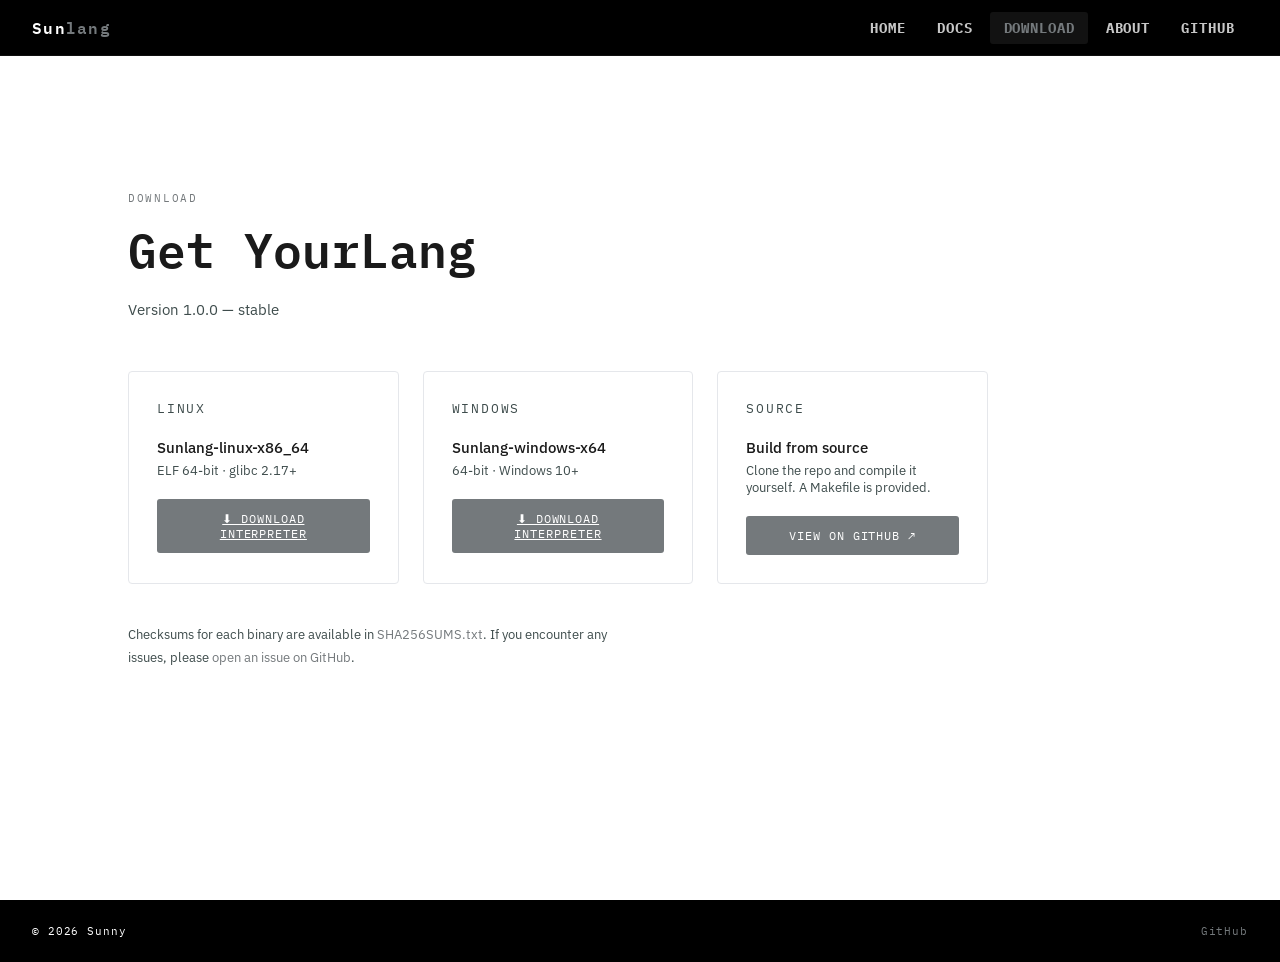
<file: Web/download.html>
<!DOCTYPE html>
<html lang="en">
<head>
  <meta charset="UTF-8" />
  <meta name="viewport" content="width=device-width, initial-scale=1.0" />
  <title>Download — YourInterpreter</title>
  <link rel="stylesheet" href="style.css" />
</head>
<body>

  <!-- ── Nav ── -->
  <nav class="site-nav">
    <a href="index.html" class="brand">Sun<span>lang</span></a>
    <ul class="nav-links">
      <li><a href="index.html">Home</a></li>
      <li><a href="docs.html">Docs</a></li>
      <li><a href="download.html" class="active">Download</a></li>
      <li><a href="about.html">About</a></li>
      <li><a href="https://github.com/sunny-esc" target="_blank">GitHub</a></li>
    </ul>
  </nav>

  <!-- ── Download Hero ── -->
  <section class="download-hero pt-nav">

    <p class="section-label">Download</p>
    <h1 style="font-family:var(--mono); font-size:clamp(1.8rem,4vw,3rem); font-weight:600; margin-bottom:0.75rem;">
      Get YourLang
    </h1>
    <p style="font-size:0.92rem; color:var(--text-muted); margin-bottom:0; max-width:480px; line-height:1.75;">
      <!-- TODO: current version and a single line description -->
      Version 1.0.0 &mdash; stable
    </p>

    <!-- ── Platform cards ── -->
    <div class="download-grid">

      <div class="dl-card">
        <p class="dl-os">Linux</p>
        <h4>Sunlang-linux-x86_64</h4>
        <p><!-- TODO: binary format, libc requirement, etc. --> ELF 64-bit · glibc 2.17+</p>
          <div class="mt-4 btn-primary-custom">
  <a href="downloads/sunlang1" download class="btn btn-success btn-lg " style="color: white;">
    ⬇ Download Interpreter
  </a>
</div>
      </div>

      

      <div class="dl-card">
        <p class="dl-os">Windows</p>
        <h4>Sunlang-windows-x64</h4>
        <p><!-- TODO --> 64-bit · Windows 10+</p>
       <div class="mt-4 btn-primary-custom">
  <a href="downloads/sunlang.zip" download class="btn btn-success btn-lg " style="color: white;">
    ⬇ Download Interpreter
  </a>
</div>
      </div>

      <div class="dl-card">
        <p class="dl-os">Source</p>
        <h4>Build from source</h4>
        <p>Clone the repo and compile it yourself. A Makefile is provided.</p>
        <a href="https://github.com/sunny-esc/Sun-Lang" target="_blank" class="btn-primary-custom">
          View on GitHub ↗
        </a>
      </div>

    </div>

    <p class="dl-note">
      Checksums for each binary are available in
      <a href="#">SHA256SUMS.txt</a>.
      If you encounter any issues, please
      <a href="https://github.com/sunny-esc/Sun-Lang" target="_blank">open an issue on GitHub</a>.
    </p>

  </section>

  <!-- ── Footer ── -->
  <footer class="site-footer">
    <span>© 2026 Sunny</span>
    <span><a href="https://github.com/sunny-esc/Sun-Lang" target="_blank">GitHub</a></span>
  </footer>

</body>
</html>
</file>
<file: docs/style.css>
/* ─── Imports ─────────────────────────────────────────── */
@import url('https://fonts.googleapis.com/css2?family=IBM+Plex+Mono:wght@400;500;600&family=IBM+Plex+Sans:wght@300;400;500&display=swap');

/* ─── Variables ───────────────────────────────────────── */
:root {
  --sidebar-bg:   #000000;
  --sidebar-w:    280px;
  --accent:       #74797c;
  --accent-dim:   #2e6f8e;
  --text-main:    #1a1a1a;
  --text-muted:   #3e4c4c;
  --border:       #e5e7eb;
  --bg:           #ffffff;
  --bg-off:       #f8f9fa;
  --mono:         'IBM Plex Mono', monospace;
  --sans:         'IBM Plex Sans', sans-serif;
}

/* ─── Reset ───────────────────────────────────────────── */
*, *::before, *::after { box-sizing: border-box; margin: 0; padding: 0; }
html { scroll-behavior: smooth; }
body { font-family: var(--sans); color: var(--text-main); background: var(--bg); }

/* ─── Nav ─────────────────────────────────────────────── */
.site-nav {
  position: fixed; top: 0; left: 0; right: 0; z-index: 1000;
  height: 56px;
  background: var(--sidebar-bg);
  display: flex; align-items: center;
  padding: 0 2rem;
  border-bottom: 1px solid rgba(255,255,255,0.06);
}
.site-nav .brand {
  font-family: var(--mono);
  font-weight: 600;
  font-size: 1rem;
  color: #fff;
  letter-spacing: 0.08em;
  text-decoration: none;
  margin-right: auto;
}
.site-nav .brand span { color: var(--accent); }
.nav-links { display: flex; gap: 0.25rem; list-style: none; }
.nav-links a {
  font-family: var(--mono);
  font-size: 0.9rem;
  font-weight: 800;
  letter-spacing: 0.06em;
  text-transform: uppercase;
  color: rgba(255, 255, 255, 0.781);
  text-decoration: none;
  padding: 0.4rem 0.85rem;
  border-radius: 3px;
  transition: color 0.15s, background 0.15s;
}
.nav-links a:hover,
.nav-links a.active { color: #fff; background: rgba(255,255,255,0.07); }
.nav-links a.active { color: var(--accent); }

/* ─── Hero (Home) ─────────────────────────────────────── */
.hero {
  min-height: 100vh;
  display: flex; flex-direction: column; justify-content: center; align-items: flex-start;
  padding: 8rem 10vw 6rem;
  background: var(--bg);
  border-bottom: 1px solid var(--border);
}
.hero-wrapper {
  min-height: 100vh;
  display: flex;
  align-items: center;
  justify-content: space-between;
  padding: 8rem 10vw 6rem;
  gap: 3rem;
  background: var(--bg);
  border-bottom: 1px solid var(--border);
}

/* Left side */
.hero-left {
  flex: 1;
  max-width: 600px;
}

/* Right side */
.hero-right {
  flex: 1;
  display: flex;
  justify-content: center;
}

.hero-right img {
  width: 100%;
  max-width: 500px;
  border-radius: 8px;
  opacity: 0.9;
}
@media (max-width: 900px) {
  .hero-wrapper {
    flex-direction: column;
    text-align: center;
  }

  .hero-left {
    align-items: center;
  }

  .hero-actions {
    justify-content: center;
  }
}.hero-right img {
  box-shadow: 0 20px 60px rgba(0,0,0,0.4);
}
.hero-eyebrow {
  font-family: var(--mono);
  font-size: 0.72rem;
  letter-spacing: 0.14em;
  text-transform: uppercase;
  color: var(--accent);
  margin-bottom: 1.5rem;
}
.hero-title {
  font-family: var(--mono);
  font-size: clamp(2.8rem, 6vw, 5rem);
  font-weight: 600;
  line-height: 1.05;
  color: var(--text-main);
  margin-bottom: 1.5rem;
}
.hero-title span { color: var(--accent); }
.hero-sub {
  font-size: 1.05rem;
  font-weight: 300;
  color: var(--text-muted);
  max-width: 520px;
  line-height: 1.75;
  margin-bottom: 3rem;
}
.hero-actions { display: flex; gap: 1rem; flex-wrap: wrap; }
.btn-primary-custom {
  font-family: var(--mono);
  font-size: 0.78rem;
  letter-spacing: 0.08em;
  text-transform: uppercase;
  color: #fff;
  background: var(--accent);
  border: none;
  padding: 0.75rem 1.75rem;
  border-radius: 3px;
  text-decoration: none;
  transition: background 0.15s, transform 0.12s;
  display: inline-block;
}
.btn-primary-custom:hover { background: var(--accent-dim); color: #fff; transform: translateY(-1px); }
.btn-ghost {
  font-family: var(--mono);
  font-size: 0.78rem;
  letter-spacing: 0.08em;
  text-transform: uppercase;
  color: var(--text-muted);
  background: transparent;
  border: 1px solid var(--border);
  padding: 0.75rem 1.75rem;
  border-radius: 3px;
  text-decoration: none;
  transition: border-color 0.15s, color 0.15s;
  display: inline-block;
}
.btn-ghost:hover { border-color: var(--accent); color: var(--accent); }

/* ─── Features strip ──────────────────────────────────── */
.features { padding: 5rem 10vw; background: var(--bg-off); }
.features-grid { display: grid; grid-template-columns: repeat(auto-fit, minmax(220px,1fr)); gap: 2.5rem; margin-top: 3rem; }
.feature-card { padding: 0; }
.feature-num {
  font-family: var(--mono);
  font-size: 0.65rem;
  letter-spacing: 0.14em;
  color: var(--accent);
  margin-bottom: 0.75rem;
  text-transform: uppercase;
}
.feature-card h4 { font-size: 0.95rem; font-weight: 500; margin-bottom: 0.5rem; }
.feature-card p { font-size: 0.85rem; color: var(--text-muted); line-height: 1.7; }
.section-label {
  font-family: var(--mono);
  font-size: 0.68rem;
  letter-spacing: 0.16em;
  text-transform: uppercase;
  color: var(--accent);
  margin-bottom: 0.5rem;
}
.section-title { font-family: var(--mono); font-size: 1.6rem; font-weight: 600; }

/* ─── Docs Layout ─────────────────────────────────────── */
.docs-wrapper {
  display: flex;
  min-height: 100vh;
  padding-top: 56px;
}

/* Sidebar */
.docs-sidebar {
  width: var(--sidebar-w);
  flex-shrink: 0;
  background: var(--sidebar-bg);
  position: fixed;
  top: 56px; left: 0; bottom: 0;
  overflow-y: auto;
  padding: 2rem 0 4rem;
  scrollbar-width: thin;
  scrollbar-color: rgba(255,255,255,0.1) transparent;
}
.docs-sidebar::-webkit-scrollbar { width: 4px; }
.docs-sidebar::-webkit-scrollbar-thumb { background: rgba(255,255,255,0.12); border-radius: 2px; }

.sidebar-section { margin-bottom: 0.25rem; }
.sidebar-group-label {
  font-family: var(--mono);
  font-size: 0.8rem;
  font-weight: 700;
  letter-spacing: 0.18em;
  text-transform: uppercase;
  color: rgba(251, 249, 249, 0.932);
  padding: 1.4rem 1.5rem 0.5rem;
  display: block;
}
.sidebar-link {
  display: block;
  font-size: 0.82rem;
  color: rgba(255, 255, 255, 0.768);
  text-decoration: none;
  padding: 0.42rem 1.5rem 0.42rem 1.5rem;
  border-left: 2px solid transparent;
  transition: color 0.12s, border-color 0.12s, background 0.12s;
  line-height: 1.4;
}
.sidebar-link:hover { color: rgba(255,255,255,0.85); background: rgba(255,255,255,0.03); }
.sidebar-link.active { color: var(--accent); border-left-color: var(--accent); background: rgba(74,159,196,0.07); }

/* Collapsible dev-notes sub-items */
.sidebar-sub { padding-left: 0.75rem; display: none; }
.sidebar-sub.open { display: block; }
.sidebar-toggle {
  cursor: pointer;
  user-select: none;
  display: flex; justify-content: space-between; align-items: center;
}
.sidebar-toggle .chevron {
  font-size: 0.55rem;
  color: rgba(255,255,255,0.3);
  transition: transform 0.2s;
}
.sidebar-toggle.open .chevron { transform: rotate(90deg); }

/* Docs main content */
.docs-content {
  margin-left: var(--sidebar-w);
  flex: 1;
  padding: 3.5rem clamp(2rem, 6vw, 5rem) 6rem;
  max-width: 820px;
}

.doc-section { margin-bottom: 4rem; scroll-margin-top: 80px; }
.doc-tag {
  font-family: var(--mono);
  font-size: 0.62rem;
  letter-spacing: 0.16em;
  text-transform: uppercase;
  color: var(--accent);
  margin-bottom: 0.6rem;
  display: block;
}
.doc-section h2 {
  font-family: var(--mono);
  font-size: 1.55rem;
  font-weight: 600;
  margin-bottom: 1.25rem;
  border-bottom: 1px solid var(--border);
  padding-bottom: 0.75rem;
}
.doc-section h3 { font-size: 1rem; font-weight: 500; margin: 1.75rem 0 0.6rem; }
.doc-section p { font-size: 0.92rem; color: #374151; line-height: 1.8; margin-bottom: 0.85rem; }
.doc-section ul { margin: 0.5rem 0 1rem 1.25rem; }
.doc-section li { font-size: 0.9rem; color: #374151; line-height: 1.75; margin-bottom: 0.25rem; }

/* Code blocks */
.code-block {
  background: #0d1117;
  border-radius: 4px;
  padding: 1.25rem 1.5rem;
  margin: 1.25rem 0;
  overflow-x: auto;
  border: 1px solid rgba(255,255,255,0.06);
}
.code-block code {
  font-family: var(--mono);
  font-size: 0.82rem;
  color: #c9d1d9;
  line-height: 1.7;
  white-space: pre;
}
.code-kw { color: #ff7b72; }
.code-str { color: #a5d6ff; }
.code-comment { color: #6e7681; }
.code-fn { color: #d2a8ff; }
.code-num { color: #79c0ff; }

/* Callout / note box */
.callout {
  background: rgba(74, 160, 196, 0.402);
  border-left: 3px solid var(--accent);
  padding: 1rem 1.25rem;
  
  border-radius: 0 4px 4px 0;
  margin: 1.25rem 0;
}
.callout-label {
  font-family: var(--mono);
  font-size: 0.65rem;
  letter-spacing: 0.12em;
  text-transform: uppercase;
  color: var(--accent);
  font-weight: 800;
  margin-bottom: 0.4rem;
  display: block;
}
.callout p { font-size: 0.88rem; margin: 0; color: #374151; }

/* ─── Download Page ───────────────────────────────────── */
.download-hero {
  min-height: 100vh;
  display: flex; flex-direction: column; justify-content: center; align-items: flex-start;
  padding: 8rem 10vw 6rem;
}
.download-grid {
  display: grid;
  grid-template-columns: repeat(auto-fit, minmax(240px, 1fr));
  gap: 1.5rem;
  margin-top: 3rem;
  max-width: 860px;
}
.dl-card {
  border: 1px solid var(--border);
  border-radius: 4px;
  padding: 1.75rem;
  background: var(--bg);
  transition: border-color 0.15s, box-shadow 0.15s;
}
.dl-card:hover { border-color: var(--accent); box-shadow: 0 0 0 3px rgba(74,159,196,0.08); }
.dl-os {
  font-family: var(--mono);
  font-size: 0.65rem;
  letter-spacing: 0.14em;
  text-transform: uppercase;
  color: var(--accent);
  margin-bottom: 0.6rem;
}
.dl-card h4 { font-size: 0.95rem; font-weight: 500; margin-bottom: 0.35rem; }
.dl-card p { font-size: 0.8rem; color: var(--text-muted); margin-bottom: 1.25rem; }
.dl-card .btn-primary-custom { width: 100%; text-align: center; font-size: 0.72rem; }

.dl-note {
  margin-top: 2.5rem;
  font-size: 0.82rem;
  color: var(--text-muted);
  max-width: 480px;
  line-height: 1.7;
}
.dl-note a { color: var(--accent); text-decoration: none; }
.dl-note a:hover { text-decoration: underline; }

/* ─── About Page ──────────────────────────────────────── */
.about-wrap {
  max-width: 680px;
  margin: 0 auto;
  padding: 7rem 2rem 6rem;
}
.about-wrap h1 { font-family: var(--mono); font-size: 2rem; font-weight: 600; margin-bottom: 2rem; }
.about-wrap p { font-size: 0.95rem; line-height: 1.85; color: #374151; margin-bottom: 1.25rem; }
.about-wrap h2 { font-family: var(--mono); font-size: 1rem; font-weight: 600; margin: 2.5rem 0 0.75rem; color: var(--text-main); }

/* ─── Footer ──────────────────────────────────────────── */
.site-footer {
  background: var(--sidebar-bg);
  color: rgb(255, 255, 255);
  font-family: var(--mono);
  font-size: 0.7rem;
  letter-spacing: 0.08em;
  padding: 1.5rem 2rem;
  display: flex; justify-content: space-between; align-items: center;
  flex-wrap: wrap; gap: 0.5rem;
}
.site-footer a { color: var(--accent); text-decoration: none; }

/* ─── Utilities ───────────────────────────────────────── */
.pt-nav { padding-top: 56px; }
hr.thin { border: none; border-top: 1px solid var(--border); margin: 2.5rem 0; }

/* ─── Responsive ──────────────────────────────────────── */
@media (max-width: 768px) {
  .docs-sidebar { display: none; }
  .docs-content { margin-left: 0; }
  .hero { padding: 7rem 6vw 4rem; }
  .features { padding: 4rem 6vw; }
  .site-nav { padding: 0 1rem; }
  .nav-links a { padding: 0.35rem 0.6rem; font-size: 0.68rem; }
}
</file>
<file: Web/style.css>
/* ─── Imports ─────────────────────────────────────────── */
@import url('https://fonts.googleapis.com/css2?family=IBM+Plex+Mono:wght@400;500;600&family=IBM+Plex+Sans:wght@300;400;500&display=swap');

/* ─── Variables ───────────────────────────────────────── */
:root {
  --sidebar-bg:   #000000;
  --sidebar-w:    280px;
  --accent:       #74797c;
  --accent-dim:   #2e6f8e;
  --text-main:    #1a1a1a;
  --text-muted:   #3e4c4c;
  --border:       #e5e7eb;
  --bg:           #ffffff;
  --bg-off:       #f8f9fa;
  --mono:         'IBM Plex Mono', monospace;
  --sans:         'IBM Plex Sans', sans-serif;
}

/* ─── Reset ───────────────────────────────────────────── */
*, *::before, *::after { box-sizing: border-box; margin: 0; padding: 0; }
html { scroll-behavior: smooth; }
body { font-family: var(--sans); color: var(--text-main); background: var(--bg); }

/* ─── Nav ─────────────────────────────────────────────── */
.site-nav {
  position: fixed; top: 0; left: 0; right: 0; z-index: 1000;
  height: 56px;
  background: var(--sidebar-bg);
  display: flex; align-items: center;
  padding: 0 2rem;
  border-bottom: 1px solid rgba(255,255,255,0.06);
}
.site-nav .brand {
  font-family: var(--mono);
  font-weight: 600;
  font-size: 1rem;
  color: #fff;
  letter-spacing: 0.08em;
  text-decoration: none;
  margin-right: auto;
}
.site-nav .brand span { color: var(--accent); }
.nav-links { display: flex; gap: 0.25rem; list-style: none; }
.nav-links a {
  font-family: var(--mono);
  font-size: 0.9rem;
  font-weight: 800;
  letter-spacing: 0.06em;
  text-transform: uppercase;
  color: rgba(255, 255, 255, 0.781);
  text-decoration: none;
  padding: 0.4rem 0.85rem;
  border-radius: 3px;
  transition: color 0.15s, background 0.15s;
}
.nav-links a:hover,
.nav-links a.active { color: #fff; background: rgba(255,255,255,0.07); }
.nav-links a.active { color: var(--accent); }

/* ─── Hero (Home) ─────────────────────────────────────── */
.hero {
  min-height: 100vh;
  display: flex; flex-direction: column; justify-content: center; align-items: flex-start;
  padding: 8rem 10vw 6rem;
  background: var(--bg);
  border-bottom: 1px solid var(--border);
}
.hero-eyebrow {
  font-family: var(--mono);
  font-size: 0.72rem;
  letter-spacing: 0.14em;
  text-transform: uppercase;
  color: var(--accent);
  margin-bottom: 1.5rem;
}
.hero-title {
  font-family: var(--mono);
  font-size: clamp(2.8rem, 6vw, 5rem);
  font-weight: 600;
  line-height: 1.05;
  color: var(--text-main);
  margin-bottom: 1.5rem;
}
.hero-title span { color: var(--accent); }
.hero-sub {
  font-size: 1.05rem;
  font-weight: 300;
  color: var(--text-muted);
  max-width: 520px;
  line-height: 1.75;
  margin-bottom: 3rem;
}
.hero-actions { display: flex; gap: 1rem; flex-wrap: wrap; }
.btn-primary-custom {
  font-family: var(--mono);
  font-size: 0.78rem;
  letter-spacing: 0.08em;
  text-transform: uppercase;
  color: #fff;
  background: var(--accent);
  border: none;
  padding: 0.75rem 1.75rem;
  border-radius: 3px;
  text-decoration: none;
  transition: background 0.15s, transform 0.12s;
  display: inline-block;
}
.btn-primary-custom:hover { background: var(--accent-dim); color: #fff; transform: translateY(-1px); }
.btn-ghost {
  font-family: var(--mono);
  font-size: 0.78rem;
  letter-spacing: 0.08em;
  text-transform: uppercase;
  color: var(--text-muted);
  background: transparent;
  border: 1px solid var(--border);
  padding: 0.75rem 1.75rem;
  border-radius: 3px;
  text-decoration: none;
  transition: border-color 0.15s, color 0.15s;
  display: inline-block;
}
.btn-ghost:hover { border-color: var(--accent); color: var(--accent); }

/* ─── Features strip ──────────────────────────────────── */
.features { padding: 5rem 10vw; background: var(--bg-off); }
.features-grid { display: grid; grid-template-columns: repeat(auto-fit, minmax(220px,1fr)); gap: 2.5rem; margin-top: 3rem; }
.feature-card { padding: 0; }
.feature-num {
  font-family: var(--mono);
  font-size: 0.65rem;
  letter-spacing: 0.14em;
  color: var(--accent);
  margin-bottom: 0.75rem;
  text-transform: uppercase;
}
.feature-card h4 { font-size: 0.95rem; font-weight: 500; margin-bottom: 0.5rem; }
.feature-card p { font-size: 0.85rem; color: var(--text-muted); line-height: 1.7; }
.section-label {
  font-family: var(--mono);
  font-size: 0.68rem;
  letter-spacing: 0.16em;
  text-transform: uppercase;
  color: var(--accent);
  margin-bottom: 0.5rem;
}
.section-title { font-family: var(--mono); font-size: 1.6rem; font-weight: 600; }

/* ─── Docs Layout ─────────────────────────────────────── */
.docs-wrapper {
  display: flex;
  min-height: 100vh;
  padding-top: 56px;
}

/* Sidebar */
.docs-sidebar {
  width: var(--sidebar-w);
  flex-shrink: 0;
  background: var(--sidebar-bg);
  position: fixed;
  top: 56px; left: 0; bottom: 0;
  overflow-y: auto;
  padding: 2rem 0 4rem;
  scrollbar-width: thin;
  scrollbar-color: rgba(255,255,255,0.1) transparent;
}
.docs-sidebar::-webkit-scrollbar { width: 4px; }
.docs-sidebar::-webkit-scrollbar-thumb { background: rgba(255,255,255,0.12); border-radius: 2px; }

.sidebar-section { margin-bottom: 0.25rem; }
.sidebar-group-label {
  font-family: var(--mono);
  font-size: 0.8rem;
  font-weight: 700;
  letter-spacing: 0.18em;
  text-transform: uppercase;
  color: rgba(251, 249, 249, 0.932);
  padding: 1.4rem 1.5rem 0.5rem;
  display: block;
}
.sidebar-link {
  display: block;
  font-size: 0.82rem;
  color: rgba(255, 255, 255, 0.768);
  text-decoration: none;
  padding: 0.42rem 1.5rem 0.42rem 1.5rem;
  border-left: 2px solid transparent;
  transition: color 0.12s, border-color 0.12s, background 0.12s;
  line-height: 1.4;
}
.sidebar-link:hover { color: rgba(255,255,255,0.85); background: rgba(255,255,255,0.03); }
.sidebar-link.active { color: var(--accent); border-left-color: var(--accent); background: rgba(74,159,196,0.07); }

/* Collapsible dev-notes sub-items */
.sidebar-sub { padding-left: 0.75rem; display: none; }
.sidebar-sub.open { display: block; }
.sidebar-toggle {
  cursor: pointer;
  user-select: none;
  display: flex; justify-content: space-between; align-items: center;
}
.sidebar-toggle .chevron {
  font-size: 0.55rem;
  color: rgba(255,255,255,0.3);
  transition: transform 0.2s;
}
.sidebar-toggle.open .chevron { transform: rotate(90deg); }

/* Docs main content */
.docs-content {
  margin-left: var(--sidebar-w);
  flex: 1;
  padding: 3.5rem clamp(2rem, 6vw, 5rem) 6rem;
  max-width: 820px;
}

.doc-section { margin-bottom: 4rem; scroll-margin-top: 80px; }
.doc-tag {
  font-family: var(--mono);
  font-size: 0.62rem;
  letter-spacing: 0.16em;
  text-transform: uppercase;
  color: var(--accent);
  margin-bottom: 0.6rem;
  display: block;
}
.doc-section h2 {
  font-family: var(--mono);
  font-size: 1.55rem;
  font-weight: 600;
  margin-bottom: 1.25rem;
  border-bottom: 1px solid var(--border);
  padding-bottom: 0.75rem;
}
.doc-section h3 { font-size: 1rem; font-weight: 500; margin: 1.75rem 0 0.6rem; }
.doc-section p { font-size: 0.92rem; color: #374151; line-height: 1.8; margin-bottom: 0.85rem; }
.doc-section ul { margin: 0.5rem 0 1rem 1.25rem; }
.doc-section li { font-size: 0.9rem; color: #374151; line-height: 1.75; margin-bottom: 0.25rem; }

/* Code blocks */
.code-block {
  background: #0d1117;
  border-radius: 4px;
  padding: 1.25rem 1.5rem;
  margin: 1.25rem 0;
  overflow-x: auto;
  border: 1px solid rgba(255,255,255,0.06);
}
.code-block code {
  font-family: var(--mono);
  font-size: 0.82rem;
  color: #c9d1d9;
  line-height: 1.7;
  white-space: pre;
}
.code-kw { color: #ff7b72; }
.code-str { color: #a5d6ff; }
.code-comment { color: #6e7681; }
.code-fn { color: #d2a8ff; }
.code-num { color: #79c0ff; }

/* Callout / note box */
.callout {
  background: rgba(74, 160, 196, 0.402);
  border-left: 3px solid var(--accent);
  padding: 1rem 1.25rem;
  
  border-radius: 0 4px 4px 0;
  margin: 1.25rem 0;
}
.callout-label {
  font-family: var(--mono);
  font-size: 0.65rem;
  letter-spacing: 0.12em;
  text-transform: uppercase;
  color: var(--accent);
  font-weight: 800;
  margin-bottom: 0.4rem;
  display: block;
}
.callout p { font-size: 0.88rem; margin: 0; color: #374151; }

/* ─── Download Page ───────────────────────────────────── */
.download-hero {
  min-height: 100vh;
  display: flex; flex-direction: column; justify-content: center; align-items: flex-start;
  padding: 8rem 10vw 6rem;
}
.download-grid {
  display: grid;
  grid-template-columns: repeat(auto-fit, minmax(240px, 1fr));
  gap: 1.5rem;
  margin-top: 3rem;
  max-width: 860px;
}
.dl-card {
  border: 1px solid var(--border);
  border-radius: 4px;
  padding: 1.75rem;
  background: var(--bg);
  transition: border-color 0.15s, box-shadow 0.15s;
}
.dl-card:hover { border-color: var(--accent); box-shadow: 0 0 0 3px rgba(74,159,196,0.08); }
.dl-os {
  font-family: var(--mono);
  font-size: 0.65rem;
  letter-spacing: 0.14em;
  text-transform: uppercase;
  color: var(--accent);
  margin-bottom: 0.6rem;
}
.dl-card h4 { font-size: 0.95rem; font-weight: 500; margin-bottom: 0.35rem; }
.dl-card p { font-size: 0.8rem; color: var(--text-muted); margin-bottom: 1.25rem; }
.dl-card .btn-primary-custom { width: 100%; text-align: center; font-size: 0.72rem; }

.dl-note {
  margin-top: 2.5rem;
  font-size: 0.82rem;
  color: var(--text-muted);
  max-width: 480px;
  line-height: 1.7;
}
.dl-note a { color: var(--accent); text-decoration: none; }
.dl-note a:hover { text-decoration: underline; }

/* ─── About Page ──────────────────────────────────────── */
.about-wrap {
  max-width: 680px;
  margin: 0 auto;
  padding: 7rem 2rem 6rem;
}
.about-wrap h1 { font-family: var(--mono); font-size: 2rem; font-weight: 600; margin-bottom: 2rem; }
.about-wrap p { font-size: 0.95rem; line-height: 1.85; color: #374151; margin-bottom: 1.25rem; }
.about-wrap h2 { font-family: var(--mono); font-size: 1rem; font-weight: 600; margin: 2.5rem 0 0.75rem; color: var(--text-main); }

/* ─── Footer ──────────────────────────────────────────── */
.site-footer {
  background: var(--sidebar-bg);
  color: rgb(255, 255, 255);
  font-family: var(--mono);
  font-size: 0.7rem;
  letter-spacing: 0.08em;
  padding: 1.5rem 2rem;
  display: flex; justify-content: space-between; align-items: center;
  flex-wrap: wrap; gap: 0.5rem;
}
.site-footer a { color: var(--accent); text-decoration: none; }

/* ─── Utilities ───────────────────────────────────────── */
.pt-nav { padding-top: 56px; }
hr.thin { border: none; border-top: 1px solid var(--border); margin: 2.5rem 0; }

/* ─── Responsive ──────────────────────────────────────── */
@media (max-width: 768px) {
  .docs-sidebar { display: none; }
  .docs-content { margin-left: 0; }
  .hero { padding: 7rem 6vw 4rem; }
  .features { padding: 4rem 6vw; }
  .site-nav { padding: 0 1rem; }
  .nav-links a { padding: 0.35rem 0.6rem; font-size: 0.68rem; }
}
</file>
